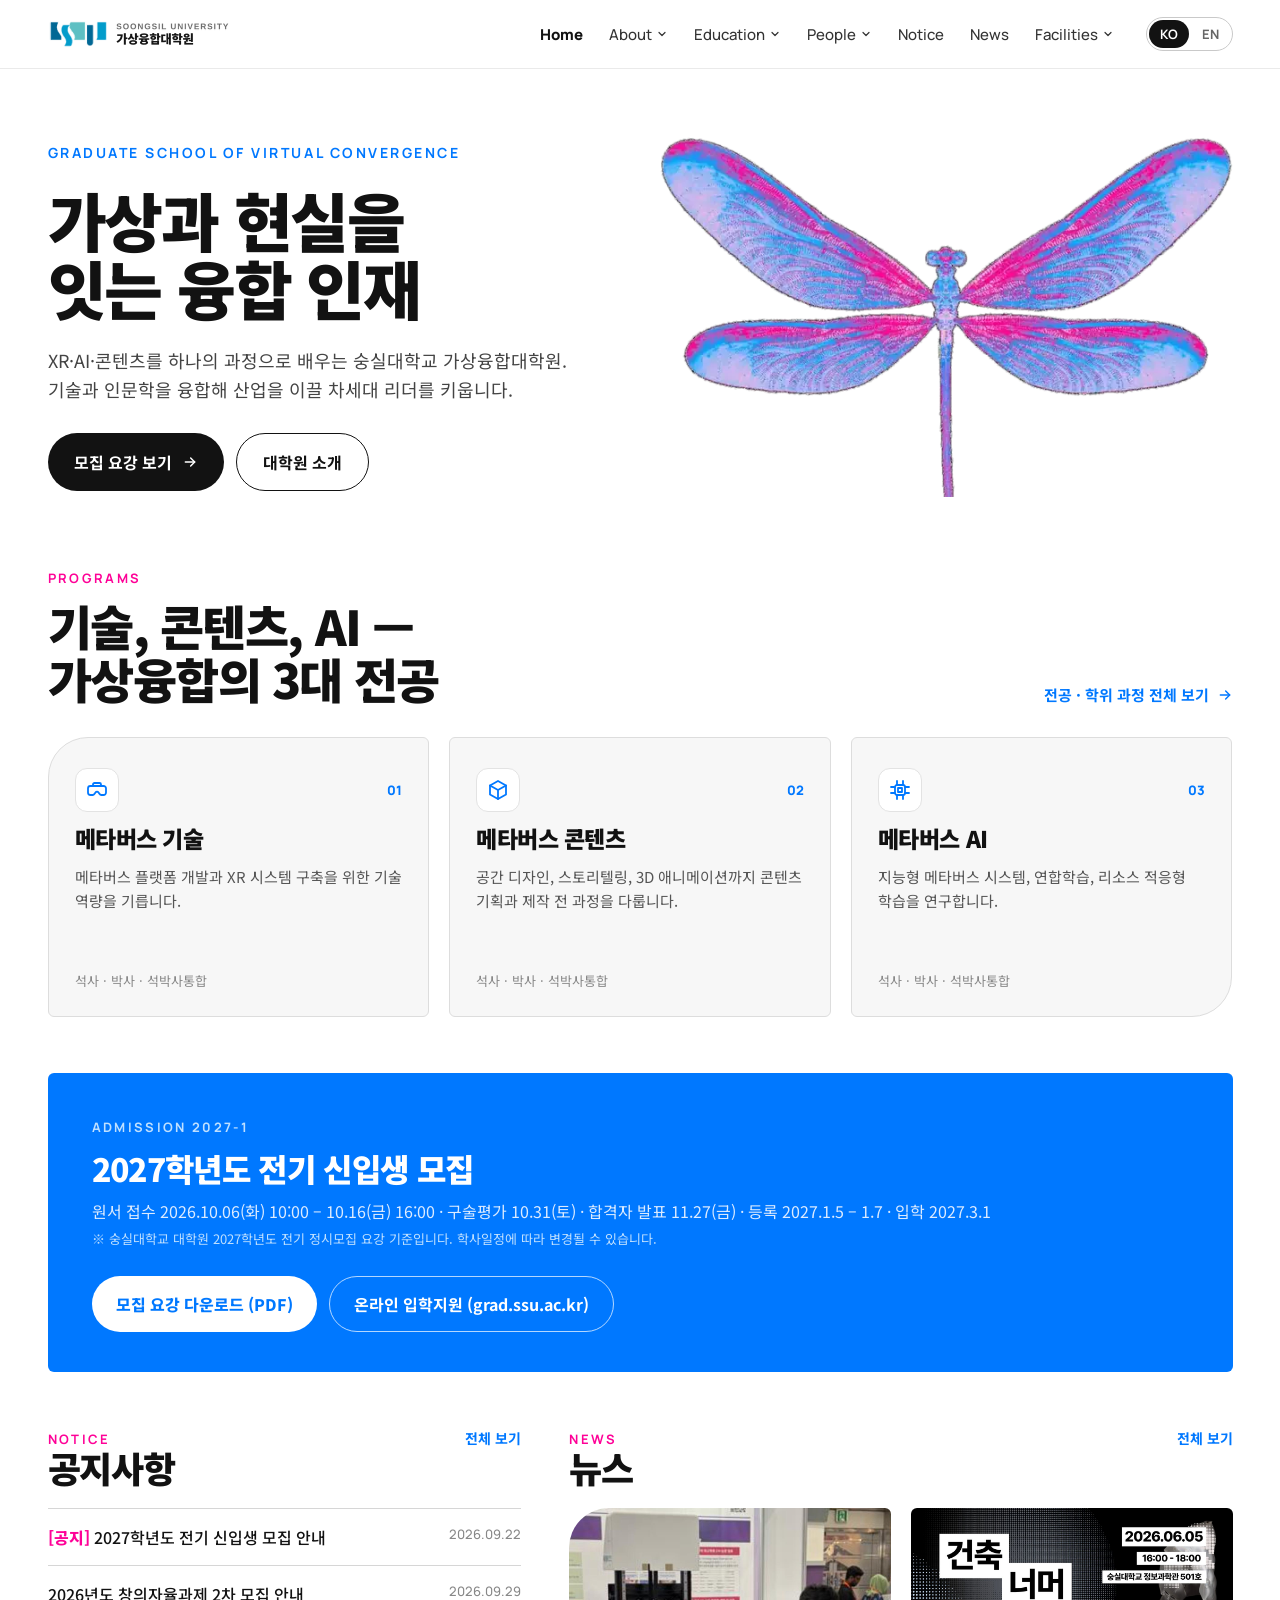
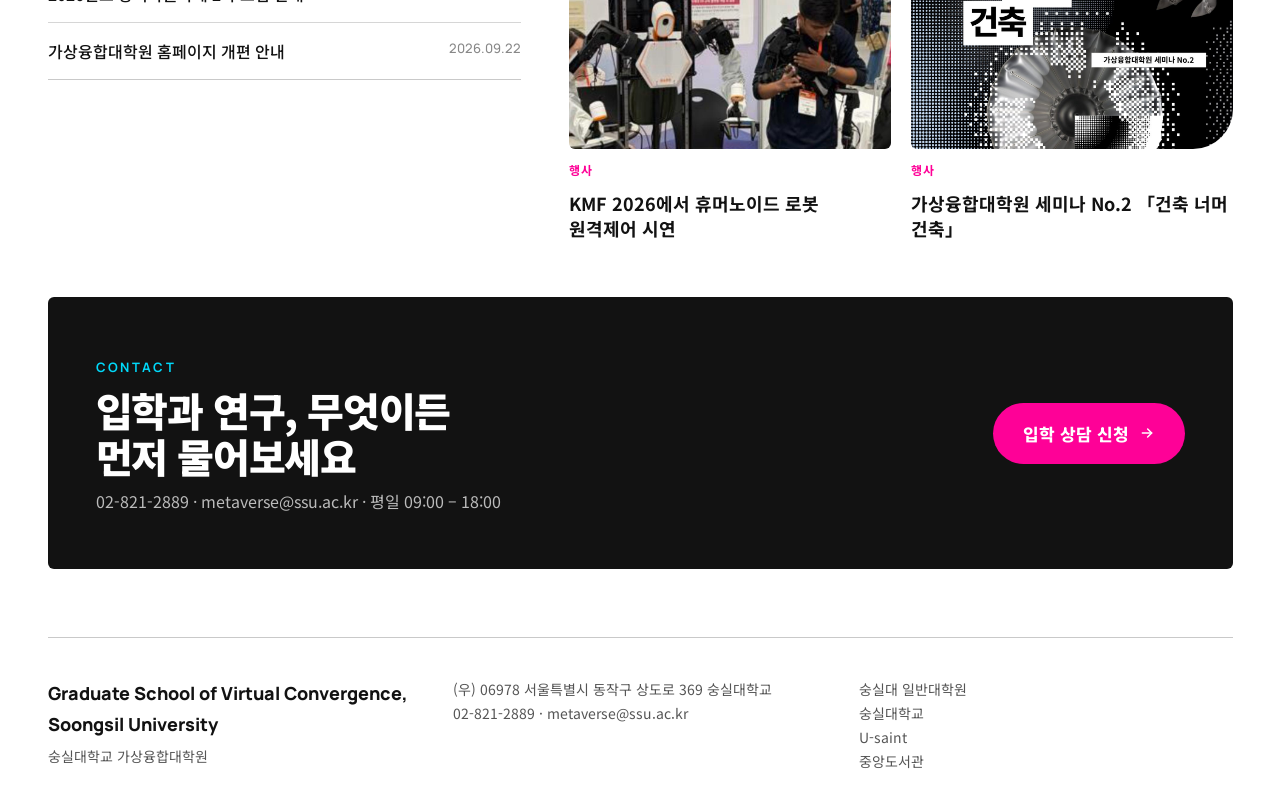
<file: index.html>
<!doctype html>
<html lang="ko">
<head>
<meta charset="utf-8">
<meta name="viewport" content="width=device-width,initial-scale=1">
<title>숭실대학교 가상융합대학원 | Graduate School of Virtual Convergence</title>
<meta name="description" content="숭실대학교 가상융합대학원 — XR·AI·콘텐츠를 잇는 융합 대학원">
<link rel="icon" href="assets/favicon.ico">
<link rel="apple-touch-icon" href="assets/favicon.png">
<link rel="preconnect" href="https://fonts.googleapis.com"><link rel="preconnect" href="https://fonts.gstatic.com" crossorigin>
<link rel="stylesheet" href="https://fonts.googleapis.com/css2?family=Manrope:wght@500;700;800&family=Noto+Sans+KR:wght@400;500;700;900&display=swap">
<link rel="stylesheet" href="assets/site.css">
<style>.s-hero .hero{display:flex;flex-direction:column;gap:24px;max-width:640px}.s-hero .badge{border:1px solid #FE0197;color:#FE0197;font-size:13px;padding:8px 14px}.s-hero .badge i{width:8px;height:8px;border-radius:50%;background:#FE0197;display:inline-block}.s-hero .kicker{font-size:14px;letter-spacing:.18em;color:#0078FF;font-weight:700}.s-hero h1{font-size:clamp(48px,9.5vw,64px);letter-spacing:-.035em;font-weight:900;line-height:1.06}.s-hero .lead{font-size:18px;line-height:1.6;color:#444;max-width:520px}.s-hero .btns{display:flex;flex-wrap:wrap;gap:12px;margin-top:6px}.s-hero .btn{padding:16px 26px;font-size:16px}.s-hero .b1{background:#121212;color:#fff}.s-hero .b2{border:1.5px solid #121212;color:#121212}.s-hero .hgrid{display:grid;grid-template-columns:minmax(0,1fr) minmax(0,1fr);gap:40px;align-items:center;padding:40px 0 16px}.s-hero .himg img{width:100%;height:auto}.s-hero .btn{display:inline-flex}@media(max-width:860px){.s-hero .hgrid{grid-template-columns:1fr;gap:8px;padding-top:16px}.s-hero .himg{order:-1;max-width:460px;margin:0 auto}}.s-stats .stats{display:grid;grid-template-columns:repeat(3,minmax(0,1fr));gap:24px;padding:30px 0;border-top:1px solid #C9C9C9;border-bottom:1px solid #C9C9C9}.s-stats .n{font-size:clamp(40px,5vw,56px);font-weight:800;letter-spacing:-.03em;line-height:1}.s-stats .l{font-size:15px;color:#555;margin-top:8px;display:block;line-height:1.4}html[lang=en] .s-stats .l{font-size:14px;line-height:1.35}@media(max-width:640px){.s-stats .stats{grid-template-columns:repeat(3,1fr)}}.s-programs .head{display:flex;justify-content:space-between;align-items:flex-end;gap:24px;flex-wrap:wrap;margin-bottom:32px}.s-programs h2{font-size:clamp(30px,4vw,48px);letter-spacing:-.03em;font-weight:900;margin-top:12px}.s-programs .more{font-size:15px;font-weight:700;color:#0078FF;display:inline-flex;align-items:center;gap:8px}.s-programs .grid{display:grid;grid-template-columns:repeat(3,minmax(0,1fr));gap:20px}.s-programs .card{background:#F7F7F7;border:1px solid #DDD;padding:30px 26px 26px;min-height:280px;display:flex;flex-direction:column;gap:14px;transition:transform .2s}.s-programs .card:hover{transform:translateY(-4px)}.s-programs .top{display:flex;justify-content:space-between;align-items:center}.s-programs .ico{width:44px;height:44px;border-radius:12px;background:#fff;border:1px solid #E3E3E3;display:inline-flex;align-items:center;justify-content:center}.s-programs .ico svg{width:24px;height:24px}.s-programs .num{font-size:13px;color:#0078FF;font-weight:800}.s-programs h3{font-size:23px;font-weight:900;letter-spacing:-.02em}.s-programs .card p{font-size:15px;line-height:1.6;color:#555}.s-programs .deg{margin-top:auto;font-size:13px;color:#888}@media(max-width:760px){.s-programs .grid{grid-template-columns:1fr}.s-programs .card{min-height:0}}.s-adm .band{background:#0078FF;color:#fff;border-radius:6px;padding:40px 44px;display:flex;align-items:center;justify-content:space-between;gap:28px;flex-wrap:wrap}.s-adm .k{font-size:13px;letter-spacing:.18em;font-weight:700;color:#BFE0FF}.s-adm .h{font-size:clamp(24px,3vw,32px);font-weight:900;letter-spacing:-.02em;display:block;margin:8px 0}.s-adm .d{font-size:16px;color:#DCEBFF;display:block}.s-adm .note{display:block;font-size:13px;color:#BFE0FF;margin-top:6px}.s-adm .btns{display:flex;gap:12px;flex-wrap:wrap}.s-adm .btn{padding:15px 24px;font-size:16px}.s-adm .b1{background:#fff;color:#0078FF;font-weight:800}.s-adm .b2{border:1.5px solid rgba(255,255,255,.7);color:#fff}.s-adm .disabled{opacity:.6;pointer-events:none}.s-nn .wrap{display:grid;grid-template-columns:minmax(0,5fr) minmax(0,7fr);gap:48px}.s-nn .head{display:flex;justify-content:space-between;align-items:baseline;margin-bottom:20px}.s-nn h2{font-size:clamp(26px,3vw,36px);letter-spacing:-.03em;font-weight:900}.s-nn .more{font-size:14px;font-weight:700;color:#0078FF}.s-nn .row{display:flex;justify-content:space-between;gap:16px;padding:16px 0;border-top:1px solid #D6D6D6;font-size:16px;font-weight:500}.s-nn .row:last-child{border-bottom:1px solid #C9C9C9}.s-nn .row:hover{color:#0078FF}.s-nn .date{font-size:13px;color:#888;white-space:nowrap}.s-nn .cards{display:grid;grid-template-columns:repeat(2,minmax(0,1fr));gap:20px}.s-nn .card{display:flex;flex-direction:column;gap:12px}.s-nn .ph{aspect-ratio:4/3;border-radius:6px;display:flex;align-items:flex-end;padding:14px;font-size:12px;letter-spacing:.1em;background-size:cover;background-position:center}.s-nn .ph.a{background-color:#0078FF;color:#BFE0FF;border-radius:40px 6px 6px 6px}.s-nn .ph.b{background-color:#FC7CB0;color:#7A1F4B;border-radius:6px 6px 40px 6px}.s-nn .cat{font-size:12px;font-weight:700;color:#FE0197;letter-spacing:.1em}.s-nn .ttl{font-size:18px;font-weight:700;line-height:1.4}@media(max-width:820px){.s-nn .wrap{grid-template-columns:1fr;gap:40px}}.s-nn .empty{color:#999;font-size:14px;padding:16px 0;border-top:1px solid #D6D6D6}.s-nn .cards .empty{grid-column:1/-1}.s-nn .ph{background-color:#EEE}.s-fac .head{display:flex;justify-content:space-between;align-items:flex-end;gap:24px;flex-wrap:wrap;margin-bottom:30px}.s-fac h2{font-size:clamp(28px,3.5vw,44px);letter-spacing:-.03em;font-weight:900;margin-top:12px}.s-fac .more{font-size:15px;font-weight:700;color:#0078FF}.s-fac .grid{display:grid;grid-template-columns:repeat(7,minmax(0,1fr));gap:18px}.s-fac .f{display:flex;flex-direction:column;gap:8px}.s-fac .ph{aspect-ratio:1/1;background:#D9D9D9;border-radius:6px;background-size:cover;background-position:center}.s-fac .nm{font-size:15px;font-weight:700;margin-top:4px}.s-fac .lab{font-size:12px;color:#0078FF;font-weight:700;letter-spacing:.02em}.s-fac a.f:hover .lab{text-decoration:underline}.s-fac div.f .lab{color:#999;font-weight:500}@media(max-width:900px){.s-fac .grid{grid-template-columns:repeat(4,1fr)}}@media(max-width:520px){.s-fac .grid{grid-template-columns:repeat(3,1fr)}}.s-contact .cta{background:#121212;color:#fff;border-radius:6px;padding:56px 48px;display:flex;align-items:center;justify-content:space-between;gap:32px;flex-wrap:wrap}.s-contact .k{font-size:13px;letter-spacing:.18em;color:#00D9FA;font-weight:700}.s-contact .h{font-size:clamp(28px,3.5vw,40px);font-weight:900;letter-spacing:-.03em;line-height:1.15;display:block;margin:10px 0}.s-contact .d{font-size:16px;color:#BBB}.s-contact .btn{background:#FE0197;color:#fff;font-size:17px;font-weight:800;padding:18px 30px;white-space:nowrap}.s-foot .ft{border-top:1px solid #C9C9C9;padding:40px 0 24px;display:grid;grid-template-columns:repeat(3,minmax(0,1fr));gap:32px;font-size:14px;color:#555;line-height:1.7}.s-foot .brand{font-size:18px;font-weight:800;color:#121212;display:block;margin-bottom:6px}.s-foot .links{display:flex;flex-direction:column}.s-foot .links a:hover{color:#0078FF}@media(max-width:760px){.s-foot .ft{grid-template-columns:1fr;gap:20px}}</style>
</head>
<body>
<a class="skip" href="#main" style="position:absolute;left:-9999px">본문 바로가기</a>
<header class="hd"><div class="container">
<a class="logo" href="index.html" aria-label="숭실대학교 가상융합대학원 홈"><img src="assets/logo.png" alt="Soongsil University 가상융합대학원" width="186" height="30"></a>
<ul class="nav" id="nav"><li class="on"><a href="index.html"><span data-ko="Home" data-en="Home">Home</span></a></li><li><a href="about.html" aria-haspopup="true"><span data-ko="About" data-en="About">About</span><svg class="caret" viewBox="0 0 24 24" fill="none" stroke="currentColor" stroke-width="2.4" stroke-linecap="round" stroke-linejoin="round"><path d="M6 9l6 6 6-6"/></svg></a><div class="dd"><a href="about.html"><span data-ko="학과 소개" data-en="About">학과 소개</span></a><a href="research.html"><span data-ko="연구 분야" data-en="Research Areas">연구 분야</span></a><a href="majors.html"><span data-ko="전공/학위 과정" data-en="Majors &amp; Degrees">전공/학위 과정</span></a></div></li><li><a href="curriculum.html" aria-haspopup="true"><span data-ko="Education" data-en="Education">Education</span><svg class="caret" viewBox="0 0 24 24" fill="none" stroke="currentColor" stroke-width="2.4" stroke-linecap="round" stroke-linejoin="round"><path d="M6 9l6 6 6-6"/></svg></a><div class="dd"><a href="curriculum.html"><span data-ko="커리큘럼" data-en="Curriculum">커리큘럼</span></a><a href="education.html"><span data-ko="입학 안내" data-en="Admissions">입학 안내</span></a></div></li><li><a href="people.html" aria-haspopup="true"><span data-ko="People" data-en="People">People</span><svg class="caret" viewBox="0 0 24 24" fill="none" stroke="currentColor" stroke-width="2.4" stroke-linecap="round" stroke-linejoin="round"><path d="M6 9l6 6 6-6"/></svg></a><div class="dd"><a href="people.html"><span data-ko="교수진" data-en="Faculty">교수진</span></a></div></li><li><a href="notice.html"><span data-ko="Notice" data-en="Notice">Notice</span></a></li><li><a href="news.html"><span data-ko="News" data-en="News">News</span></a></li><li><a href="facilities.html" aria-haspopup="true"><span data-ko="Facilities" data-en="Facilities">Facilities</span><svg class="caret" viewBox="0 0 24 24" fill="none" stroke="currentColor" stroke-width="2.4" stroke-linecap="round" stroke-linejoin="round"><path d="M6 9l6 6 6-6"/></svg></a><div class="dd"><a href="facilities.html"><span data-ko="시설 · 공간" data-en="Facilities">시설 · 공간</span></a><a href="equipment.html"><span data-ko="장비" data-en="Equipment">장비</span></a></div></li></ul>
<div class="tg en" role="group" aria-label="Language"><button data-lang="ko" onclick="ssuSetLang('ko')">KO</button><button data-lang="en" onclick="ssuSetLang('en')">EN</button></div>
<button class="burger" aria-label="메뉴" aria-controls="nav" aria-expanded="false"><span></span></button>
</div></header>

<main id="main">
<section class="blk s-hero"><div class="container"><div class="hgrid"><div class="hero">
<div class="kicker en">GRADUATE SCHOOL OF VIRTUAL CONVERGENCE</div>
<h1 data-ko="가상과 현실을&lt;br&gt;잇는 융합 인재" data-en="Where the virtual&lt;br&gt;meets the real">가상과 현실을<br>잇는 융합 인재</h1>
<p class="lead" data-ko="XR·AI·콘텐츠를 하나의 과정으로 배우는 숭실대학교 가상융합대학원. 기술과 인문학을 융합해 산업을 이끌 차세대 리더를 키웁니다." data-en="One program spanning XR, AI and content at Soongsil University. We bring technology and the humanities together to grow the leaders of the next industry.">XR·AI·콘텐츠를 하나의 과정으로 배우는 숭실대학교 가상융합대학원. 기술과 인문학을 융합해 산업을 이끌 차세대 리더를 키웁니다.</p>
<div class="btns"><a class="pill btn b1" data-setting="모집요강PDF" href="#" target="_blank" rel="noopener"><span data-ko="모집 요강 보기" data-en="Admission Guide">모집 요강 보기</span><svg class="arrow" viewBox="0 0 24 24" fill="none" stroke="currentColor" stroke-width="2.2" stroke-linecap="round" stroke-linejoin="round"><path d="M5 12h14"/><path d="M13 6l6 6-6 6"/></svg></a><a class="pill btn b2" href="about.html"><span data-ko="대학원 소개" data-en="About the School">대학원 소개</span></a></div>
</div>
<!-- 모집요강 PDF 링크는 게시글 시트의 setting 행에서 자동으로 읽어옵니다 --><div class="himg"><img src="assets/hero-dragonfly.webp" alt="" width="640" height="403" fetchpriority="high"></div></div></div></section><section class="blk s-programs"><div class="container"><div class="head"><div><div class="eyebrow en">PROGRAMS</div><h2 data-ko="기술, 콘텐츠, AI —&lt;br&gt;가상융합의 3대 전공" data-en="Technology, Content, AI —&lt;br&gt;three majors in virtual convergence">기술, 콘텐츠, AI —<br>가상융합의 3대 전공</h2></div>
<a class="more" href="majors.html"><span data-ko="전공 · 학위 과정 전체 보기" data-en="See all majors &amp; degree programs">전공 · 학위 과정 전체 보기</span><svg class="arrow" viewBox="0 0 24 24" fill="none" stroke="currentColor" stroke-width="2.2" stroke-linecap="round" stroke-linejoin="round"><path d="M5 12h14"/><path d="M13 6l6 6-6 6"/></svg></a></div>
<div class="grid"><a class="card" href="majors.html#majors" style="border-radius:40px 6px 6px 6px;background:#F7F7F7;border-color:#DDD"><div class="top"><span class="ico" style="color:#0078FF"><svg viewBox="0 0 24 24" fill="none" stroke="currentColor" stroke-width="1.8" stroke-linecap="round" stroke-linejoin="round"><path d="M3 10.5A2.5 2.5 0 0 1 5.5 8h13a2.5 2.5 0 0 1 2.5 2.5v4a2.5 2.5 0 0 1-2.5 2.5h-2.2a2 2 0 0 1-1.7-.9l-1.1-1.7a1.8 1.8 0 0 0-3 0l-1.1 1.7a2 2 0 0 1-1.7.9H5.5A2.5 2.5 0 0 1 3 14.5z"/><path d="M8 8V6.5A1.5 1.5 0 0 1 9.5 5h5A1.5 1.5 0 0 1 16 6.5V8"/></svg></span><span class="num en" style="color:#0078FF">01</span></div><h3 data-ko="메타버스 기술" data-en="Metaverse Technology">메타버스 기술</h3><p data-ko="메타버스 플랫폼 개발과 XR 시스템 구축을 위한 기술 역량을 기릅니다." data-en="Build the engineering skills to develop metaverse platforms and XR systems.">메타버스 플랫폼 개발과 XR 시스템 구축을 위한 기술 역량을 기릅니다.</p><span class="deg" data-ko="석사 · 박사 · 석박사통합" data-en="MS · PhD · Integrated MS/PhD">석사 · 박사 · 석박사통합</span></a><a class="card" href="majors.html#majors" style="border-radius:6px;background:#F7F7F7;border-color:#DDD"><div class="top"><span class="ico" style="color:#0078FF"><svg viewBox="0 0 24 24" fill="none" stroke="currentColor" stroke-width="1.8" stroke-linecap="round" stroke-linejoin="round"><path d="M12 3l8 4.5v9L12 21l-8-4.5v-9z"/><path d="M12 12l8-4.5M12 12v9M12 12L4 7.5"/></svg></span><span class="num en" style="color:#0078FF">02</span></div><h3 data-ko="메타버스 콘텐츠" data-en="Metaverse Content">메타버스 콘텐츠</h3><p data-ko="공간 디자인, 스토리텔링, 3D 애니메이션까지 콘텐츠 기획과 제작 전 과정을 다룹니다." data-en="From spatial design and storytelling to 3D animation — the full pipeline of content planning and production.">공간 디자인, 스토리텔링, 3D 애니메이션까지 콘텐츠 기획과 제작 전 과정을 다룹니다.</p><span class="deg" data-ko="석사 · 박사 · 석박사통합" data-en="MS · PhD · Integrated MS/PhD">석사 · 박사 · 석박사통합</span></a><a class="card" href="majors.html#majors" style="border-radius:6px 6px 40px 6px;background:#F7F7F7;border-color:#DDD"><div class="top"><span class="ico" style="color:#0078FF"><svg viewBox="0 0 24 24" fill="none" stroke="currentColor" stroke-width="1.8" stroke-linecap="round" stroke-linejoin="round"><rect x="7" y="7" width="10" height="10" rx="2"/><path d="M10 10h4v4h-4z"/><path d="M9 3v4M15 3v4M9 17v4M15 17v4M3 9h4M3 15h4M17 9h4M17 15h4"/></svg></span><span class="num en" style="color:#0078FF">03</span></div><h3 data-ko="메타버스 AI" data-en="Metaverse AI">메타버스 AI</h3><p data-ko="지능형 메타버스 시스템, 연합학습, 리소스 적응형 학습을 연구합니다." data-en="Research on intelligent metaverse systems, federated learning and resource-adaptive learning.">지능형 메타버스 시스템, 연합학습, 리소스 적응형 학습을 연구합니다.</p><span class="deg" data-ko="석사 · 박사 · 석박사통합" data-en="MS · PhD · Integrated MS/PhD">석사 · 박사 · 석박사통합</span></a></div></div></section><section class="blk s-adm"><div class="container"><div class="band"><div><span class="k en">ADMISSION 2027-1</span><span class="h" data-ko="2027학년도 전기 신입생 모집" data-en="Spring 2027 New Student Admissions">2027학년도 전기 신입생 모집</span><span class="d" data-ko="원서 접수 2026.10.06(화) 10:00 – 10.16(금) 16:00 · 구술평가 10.31(토) · 합격자 발표 11.27(금) · 등록 2027.1.5 – 1.7 · 입학 2027.3.1" data-en="Applications Oct 6 (Tue) 10:00 – Oct 16 (Fri) 16:00, 2026 · Oral exam Oct 31 (Sat) · Results Nov 27 (Fri) · Registration Jan 5–7, 2027 · Enrollment Mar 1, 2027">원서 접수 2026.10.06(화) 10:00 – 10.16(금) 16:00 · 구술평가 10.31(토) · 합격자 발표 11.27(금) · 등록 2027.1.5 – 1.7 · 입학 2027.3.1</span><span class="note" data-ko="※ 숭실대학교 대학원 2027학년도 전기 정시모집 요강 기준입니다. 학사일정에 따라 변경될 수 있습니다." data-en="※ Dates follow the official Soongsil Graduate School admission guide for Spring 2027 and may change.">※ 숭실대학교 대학원 2027학년도 전기 정시모집 요강 기준입니다. 학사일정에 따라 변경될 수 있습니다.</span></div>
<div class="btns"><a class="pill btn b1 disabled" data-setting="모집요강PDF" href="#" target="_blank" rel="noopener"><span data-ko="모집 요강 다운로드 (PDF)" data-en="Download Admission Guide (PDF)">모집 요강 다운로드 (PDF)</span></a><a class="pill btn b2" href="https://grad.ssu.ac.kr" target="_blank" rel="noopener"><span data-ko="온라인 입학지원 (grad.ssu.ac.kr)" data-en="Apply Online (grad.ssu.ac.kr)">온라인 입학지원 (grad.ssu.ac.kr)</span></a></div></div>
<!-- 모집요강 PDF 링크는 게시글 시트(posts 탭)의 '구분=setting, 제목=모집요강PDF' 행의 링크 열에서 자동으로 읽어옵니다 --></div></section><section class="blk s-nn"><div class="container"><div class="wrap">
<div><div class="head"><div><div class="eyebrow en">NOTICE</div><h2 data-ko="공지사항" data-en="Notice">공지사항</h2></div><a class="more" href="notice.html"><span data-ko="전체 보기" data-en="View all">전체 보기</span></a></div>
<div class="list" id="notice-list"><p class="empty" data-ko="등록된 공지가 없습니다." data-en="No notices yet.">등록된 공지가 없습니다.</p></div></div>
<div><div class="head"><div><div class="eyebrow en">NEWS</div><h2 data-ko="뉴스" data-en="News">뉴스</h2></div><a class="more" href="news.html"><span data-ko="전체 보기" data-en="View all">전체 보기</span></a></div>
<div class="cards" id="news-cards"><p class="empty" data-ko="등록된 뉴스가 없습니다." data-en="No news yet.">등록된 뉴스가 없습니다.</p></div></div></div></div></section><section class="blk s-contact" id="contact"><div class="container"><div class="cta"><div><span class="k en">CONTACT</span><span class="h" data-ko="입학과 연구, 무엇이든&lt;br&gt;먼저 물어보세요" data-en="Admissions or research —&lt;br&gt;ask us anything first">입학과 연구, 무엇이든<br>먼저 물어보세요</span><span class="d">02-821-2889 · metaverse@ssu.ac.kr · <span data-ko="평일 09:00 – 18:00" data-en="Weekdays 09:00 – 18:00">평일 09:00 – 18:00</span></span></div>
<a class="pill btn" href="mailto:metaverse@ssu.ac.kr"><span data-ko="입학 상담 신청" data-en="Request a Consultation">입학 상담 신청</span><svg class="arrow" viewBox="0 0 24 24" fill="none" stroke="currentColor" stroke-width="2.2" stroke-linecap="round" stroke-linejoin="round"><path d="M5 12h14"/><path d="M13 6l6 6-6 6"/></svg></a></div></div></section>
</main>
<footer class="foot s-foot"><div class="container"><div class="ft">
<div><span class="brand en">Graduate School of Virtual Convergence, Soongsil University</span><span data-ko="숭실대학교 가상융합대학원" data-en="숭실대학교 가상융합대학원 · Seoul, Korea">숭실대학교 가상융합대학원</span></div>
<div><span data-ko="(우) 06978 서울특별시 동작구 상도로 369 숭실대학교" data-en="369 Sangdo-ro, Dongjak-gu, Seoul 06978, Korea · Soongsil University">(우) 06978 서울특별시 동작구 상도로 369 숭실대학교</span><br>02-821-2889 · metaverse@ssu.ac.kr</div>
<div class="links"><a href="https://grad.ssu.ac.kr" target="_blank" rel="noopener"><span data-ko="숭실대 일반대학원" data-en="Graduate School (General)">숭실대 일반대학원</span></a><a href="https://ssu.ac.kr" target="_blank" rel="noopener"><span data-ko="숭실대학교" data-en="Soongsil University">숭실대학교</span></a><a href="https://saint.ssu.ac.kr" target="_blank" rel="noopener">U-saint</a><a href="https://oasis.ssu.ac.kr" target="_blank" rel="noopener"><span data-ko="중앙도서관" data-en="Central Library">중앙도서관</span></a></div>
</div></div></footer>
<script src="assets/site.js"></script>
<script>
(function(){
 function slug(n){return n}
 window.ssuContent=fetch('data/content.json?_='+Math.floor(Date.now()/60000),{cache:'no-store'}).then(function(r){return r.json()}).catch(function(){return {settings:{},notice:[],news:[],faculty:{}}});
 window.ssuContent.then(function(c){
  var s=c.settings||{};
  document.querySelectorAll('[data-setting]').forEach(function(a){var v=s[a.getAttribute('data-setting')];if(v){a.href=v;a.classList.remove('disabled')}});
  var fac=c.faculty||{};
  document.querySelectorAll('[data-name]').forEach(function(el){
   var name=el.getAttribute('data-name');var ph=el.querySelector('.ph,.pic');if(!ph)return;
   var src=fac[name];if(!src)return;
   var im=new Image();im.onload=function(){ph.style.backgroundImage='url("'+src+'")';ph.style.backgroundSize='cover';ph.style.backgroundPosition='center top'};im.src=src});
 });
})();

(function(){
 var N_NOTICE=5,N_NEWS=2;
 function esc(s){return String(s==null?'':s).replace(/[&<>"]/g,function(c){return {'&':'&amp;','<':'&lt;','>':'&gt;','"':'&quot;'}[c]})}
 function tt(o){return (ssuLang()==='en'&&o.title_en)?o.title_en:o.title}
 var data=null;
 function render(){ if(!data)return;
  var n=(data.notice||[]).slice(0,N_NOTICE), w=(data.news||[]).slice(0,N_NEWS);
  if(n.length) document.getElementById('notice-list').innerHTML=n.map(function(o){return '<a class="row" href="notice.html?id='+encodeURIComponent(o.id)+'"><span>'+(o.pinned?'<b style="color:#FE0197;font-weight:800">'+(ssuLang()==='en'?'[Notice] ':'[공지] ')+'</b>':'')+esc(tt(o))+'</span><span class="date en">'+esc(o.date_disp)+'</span></a>'}).join('');
  if(w.length) document.getElementById('news-cards').innerHTML=w.map(function(o,i){var img=o.image?' style="background-image:url(\''+esc(o.image)+'\')"':'';return '<a class="card" href="news.html?id='+encodeURIComponent(o.id)+'"><div class="ph '+(i%2?'b':'a')+' en"'+img+'></div><span class="cat en">'+esc(o.category||'NEWS')+'</span><span class="ttl">'+esc(tt(o))+'</span></a>'}).join('');
 }
 ssuContent.then(function(c){data=c;render()});
 document.addEventListener('ssu:lang',render);
})();</script>
<!-- 홍보 팝업 (banner.html) — 기간·표시 설정은 아래 스크립트의 PROMO_END 를 수정 -->
<style>
.promo-pop{position:fixed;inset:0;z-index:9999;display:flex;align-items:center;justify-content:center;padding:16px;background:rgba(18,18,18,.55)}
.promo-pop[hidden]{display:none}
.promo-box{width:min(440px,100%,calc((100vh - 110px)*.8));background:#fff;border-radius:10px;overflow:hidden;box-shadow:0 20px 60px rgba(0,0,0,.35)}
.promo-box iframe{display:block;width:100%;aspect-ratio:1080/1350;border:0}
.promo-bar{display:flex;justify-content:space-between;background:#121212}
.promo-bar button{flex:1;min-height:46px;padding:0 18px;border:0;background:none;color:#fff;font:500 14px/1 "Noto Sans KR",sans-serif;cursor:pointer}
.promo-bar button+button{border-left:1px solid #333}
.promo-bar button:hover,.promo-bar button:focus-visible{background:#2a2a2a}
</style>
<div class="promo-pop" id="promo-pop" role="dialog" aria-modal="true" aria-label="2027학년도 전기 신입생 모집 안내" hidden>
<div class="promo-box">
<iframe id="promo-frame" title="2027학년도 전기 신입생 모집 배너"></iframe>
<div class="promo-bar"><button type="button" id="promo-today"><span data-ko="오늘 하루 보지 않기" data-en="Don't show today">오늘 하루 보지 않기</span></button><button type="button" id="promo-close"><span data-ko="닫기" data-en="Close">닫기</span> ✕</button></div>
</div>
</div>
<script>
(function(){
 var PROMO_END=new Date('2026-10-16T16:00:00+09:00'); // 원서 접수 마감 후 자동으로 숨김
 var KEY='ssuPromoHide2027', pop=document.getElementById('promo-pop');
 if(Date.now()>PROMO_END.getTime())return;
 try{var until=+localStorage.getItem(KEY);if(until&&Date.now()<until)return}catch(e){}
 function close(){pop.hidden=true;document.removeEventListener('keydown',onKey)}
 function onKey(e){if(e.key==='Escape')close()}
 document.getElementById('promo-frame').src='banner.html?v=20260928e';
 pop.hidden=false;document.addEventListener('keydown',onKey);
 pop.addEventListener('click',function(e){if(e.target===pop)close()});
 document.getElementById('promo-close').addEventListener('click',close);
 document.getElementById('promo-today').addEventListener('click',function(){
  var t=new Date();t.setHours(24,0,0,0);
  try{localStorage.setItem(KEY,String(t.getTime()))}catch(e){}
  close();
 });
 document.getElementById('promo-close').focus();
})();
</script>
</body>
</html>
</file>
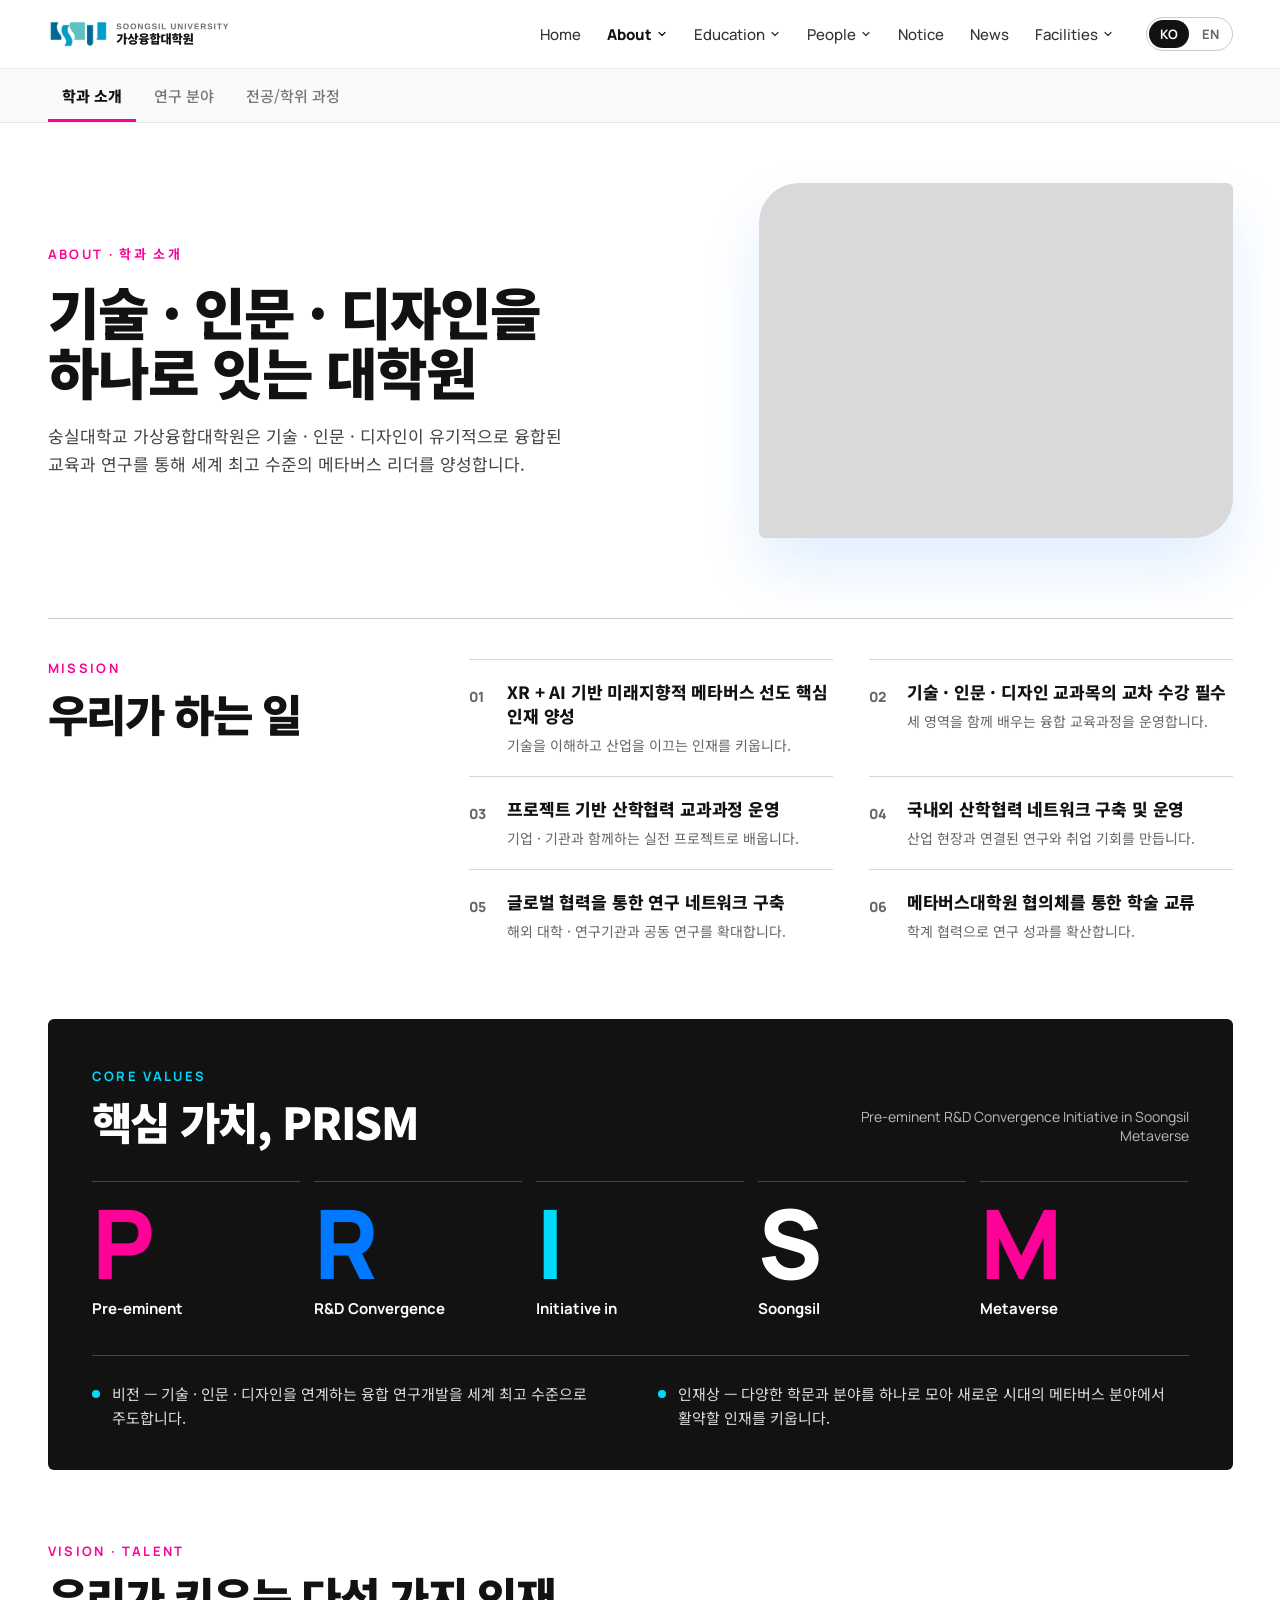
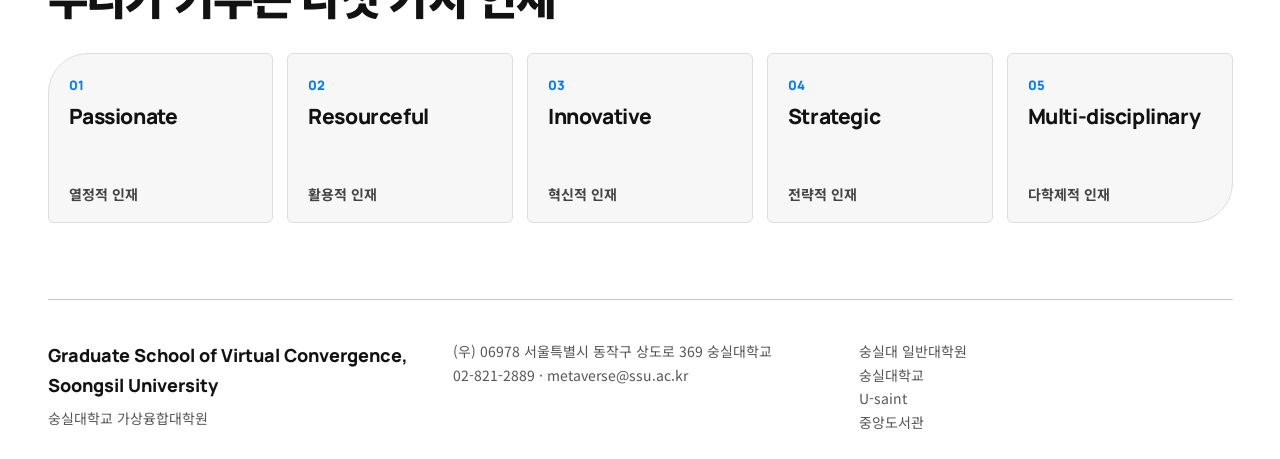
<file: about.html>
<!doctype html>
<html lang="ko">
<head>
<meta charset="utf-8">
<meta name="viewport" content="width=device-width,initial-scale=1">
<title>학과 소개 | 숭실대학교 가상융합대학원</title>
<meta name="description" content="숭실대학교 가상융합대학원 — XR·AI·콘텐츠를 잇는 융합 대학원">
<link rel="icon" href="assets/favicon.ico">
<link rel="apple-touch-icon" href="assets/favicon.png">
<link rel="preconnect" href="https://fonts.googleapis.com"><link rel="preconnect" href="https://fonts.gstatic.com" crossorigin>
<link rel="stylesheet" href="https://fonts.googleapis.com/css2?family=Manrope:wght@500;700;800&family=Noto+Sans+KR:wght@400;500;700;900&display=swap">
<link rel="stylesheet" href="assets/site.css">
<style>.s-a1 .hero{display:grid;grid-template-columns:7fr 5fr;gap:48px;align-items:center;padding:32px 0 24px}.s-a1 .kicker{font-size:13px;letter-spacing:.18em;color:#FE0197;font-weight:700}.s-a1 h1{font-size:clamp(36px,4.6vw,56px);letter-spacing:-.035em;font-weight:900;line-height:1.08;margin:18px 0 20px}.s-a1 .lead{font-size:17px;line-height:1.65;color:#444;max-width:520px}.s-a1 .ph{aspect-ratio:4/3;border-radius:40px 6px 40px 6px;background:#D9D9D9 url("https://images.unsplash.com/photo-1622979135225-d2ba269cf1ac?w=1200&h=900&fit=crop&q=80") center/cover no-repeat;box-shadow:0 30px 60px rgba(0,120,255,.12)}@media(max-width:760px){.s-a1 .hero{grid-template-columns:1fr;gap:24px}}html[lang=en] .s-a2 .it b{font-size:15px}html[lang=en] .s-a2 .it span{font-size:13px}html[lang=en] .s-a2 .it{padding:16px 0}.s-a2 h2{font-size:clamp(28px,3.5vw,44px);letter-spacing:-.03em;font-weight:900;margin-top:12px}.s-a2 .sec{padding:40px 0 0;border-top:1px solid #C9C9C9}.s-a2 .mission{display:grid;grid-template-columns:4fr 8fr;gap:40px}.s-a2 .items{display:grid;grid-template-columns:repeat(2,minmax(0,1fr));gap:0 36px}.s-a2 .it{display:flex;gap:16px;padding:20px 0;border-top:1px solid #D6D6D6}.s-a2 .n{font-size:13px;font-weight:800;color:#0078FF;line-height:1.7;min-width:22px}.s-a2 .it b{display:block;font-size:17px;font-weight:800;line-height:1.4;letter-spacing:-.01em}.s-a2 .it span{display:block;font-size:14px;line-height:1.6;color:#666;margin-top:6px}.s-a2 .kw{padding:72px 0 0}.s-a2 .kgrid{display:grid;grid-template-columns:repeat(4,minmax(0,1fr));gap:18px;margin-top:32px}.s-a2 .k{background:#F7F7F7;border:1px solid #DDD;border-radius:6px;padding:26px 24px 22px;min-height:180px;display:flex;flex-direction:column;gap:4px}.s-a2 .k:first-child{border-radius:40px 6px 6px 6px}.s-a2 .k:last-child{border-radius:6px 6px 40px 6px;background:#121212;border-color:#121212;color:#fff}.s-a2 .k .pre{font-size:13px;letter-spacing:.14em;font-weight:700;color:#0078FF}.s-a2 .k .w{font-size:34px;font-weight:800;letter-spacing:-.03em;line-height:1.1}.s-a2 .k .s{margin-top:auto;font-size:14px;color:#666}.s-a2 .k:last-child .s{color:#BBB}@media(max-width:1000px){.s-a2 .it{padding:14px 0}.s-a2 .it b{font-size:16px}.s-a2 .kw{padding-top:48px}.s-a2 .k{min-height:150px;padding:20px 20px 18px}.s-a2 .k .w{font-size:30px}.s-a2 .sec{padding-top:32px}}@media(max-width:760px){.s-a2 .mission,.s-a2 .items{grid-template-columns:1fr}.s-a2 .kgrid{grid-template-columns:repeat(2,1fr)}}.s-a3 h2{font-size:clamp(28px,3.5vw,44px);letter-spacing:-.03em;font-weight:900;margin-top:12px}.s-a3 .prism{background:#121212;color:#fff;border-radius:6px;padding:48px 44px 40px;display:flex;flex-direction:column;gap:36px}.s-a3 .ph{display:flex;justify-content:space-between;align-items:flex-end;gap:24px;flex-wrap:wrap}.s-a3 .ph .eyebrow{color:#00D9FA}.s-a3 .ph .sub{font-size:14px;color:#BBB;max-width:380px;text-align:right}.s-a3 .letters{display:grid;grid-template-columns:repeat(5,minmax(0,1fr));gap:14px}.s-a3 .l{display:flex;flex-direction:column;gap:12px;padding-top:18px;border-top:1px solid rgba(255,255,255,.22)}.s-a3 .l .c{font-size:clamp(56px,7.5vw,96px);font-weight:800;letter-spacing:-.05em;line-height:.9}.s-a3 .l .w{font-size:15px;font-weight:700}.s-a3 .bul{display:grid;grid-template-columns:repeat(2,minmax(0,1fr));gap:10px 36px;padding-top:26px;border-top:1px solid rgba(255,255,255,.22)}.s-a3 .b{display:flex;gap:12px;font-size:15px;line-height:1.6;color:#DDD}.s-a3 .b i{width:8px;height:8px;border-radius:50%;background:#00D9FA;margin-top:8px;flex-shrink:0}.s-a3 .vision{padding:72px 0 8px}.s-a3 .vgrid{display:grid;grid-template-columns:repeat(5,minmax(0,1fr));gap:14px;margin-top:32px}.s-a3 .v{background:#F7F7F7;border:1px solid #DDD;border-radius:6px;padding:22px 20px 18px;min-height:170px;display:flex;flex-direction:column;gap:10px}.s-a3 .v:first-child{border-radius:40px 6px 6px 6px}.s-a3 .v:last-child{border-radius:6px 6px 40px 6px}.s-a3 .v .n{font-size:13px;font-weight:800;color:#0078FF}.s-a3 .v .w{font-size:21px;font-weight:800;letter-spacing:-.02em;line-height:1.15}.s-a3 .v .k{margin-top:auto;font-size:14px;font-weight:700;color:#444}@media(max-width:1000px){.s-a3 .prism{padding:36px 32px 30px;gap:26px}.s-a3 .vision{padding-top:52px}.s-a3 .v{min-height:140px}.s-a3 .l .c{font-size:64px}}@media(max-width:760px){.s-a3 .letters{grid-template-columns:repeat(5,1fr);gap:8px}.s-a3 .bul{grid-template-columns:1fr}.s-a3 .vgrid{grid-template-columns:repeat(2,1fr)}.s-a3 .ph .sub{text-align:left}}.s-foot .ft{border-top:1px solid #C9C9C9;padding:40px 0 24px;display:grid;grid-template-columns:repeat(3,minmax(0,1fr));gap:32px;font-size:14px;color:#555;line-height:1.7}.s-foot .brand{font-size:18px;font-weight:800;color:#121212;display:block;margin-bottom:6px}.s-foot .links{display:flex;flex-direction:column}.s-foot .links a:hover{color:#0078FF}@media(max-width:760px){.s-foot .ft{grid-template-columns:1fr;gap:20px}}</style>
</head>
<body>
<a class="skip" href="#main" style="position:absolute;left:-9999px">본문 바로가기</a>
<header class="hd"><div class="container">
<a class="logo" href="index.html" aria-label="숭실대학교 가상융합대학원 홈"><img src="assets/logo.png" alt="Soongsil University 가상융합대학원" width="186" height="30"></a>
<ul class="nav" id="nav"><li><a href="index.html"><span data-ko="Home" data-en="Home">Home</span></a></li><li class="on"><a href="about.html" aria-haspopup="true"><span data-ko="About" data-en="About">About</span><svg class="caret" viewBox="0 0 24 24" fill="none" stroke="currentColor" stroke-width="2.4" stroke-linecap="round" stroke-linejoin="round"><path d="M6 9l6 6 6-6"/></svg></a><div class="dd"><a href="about.html" class="on"><span data-ko="학과 소개" data-en="About">학과 소개</span></a><a href="research.html"><span data-ko="연구 분야" data-en="Research Areas">연구 분야</span></a><a href="majors.html"><span data-ko="전공/학위 과정" data-en="Majors &amp; Degrees">전공/학위 과정</span></a></div></li><li><a href="curriculum.html" aria-haspopup="true"><span data-ko="Education" data-en="Education">Education</span><svg class="caret" viewBox="0 0 24 24" fill="none" stroke="currentColor" stroke-width="2.4" stroke-linecap="round" stroke-linejoin="round"><path d="M6 9l6 6 6-6"/></svg></a><div class="dd"><a href="curriculum.html"><span data-ko="커리큘럼" data-en="Curriculum">커리큘럼</span></a><a href="education.html"><span data-ko="입학 안내" data-en="Admissions">입학 안내</span></a></div></li><li><a href="people.html" aria-haspopup="true"><span data-ko="People" data-en="People">People</span><svg class="caret" viewBox="0 0 24 24" fill="none" stroke="currentColor" stroke-width="2.4" stroke-linecap="round" stroke-linejoin="round"><path d="M6 9l6 6 6-6"/></svg></a><div class="dd"><a href="people.html"><span data-ko="교수진" data-en="Faculty">교수진</span></a></div></li><li><a href="notice.html"><span data-ko="Notice" data-en="Notice">Notice</span></a></li><li><a href="news.html"><span data-ko="News" data-en="News">News</span></a></li><li><a href="facilities.html" aria-haspopup="true"><span data-ko="Facilities" data-en="Facilities">Facilities</span><svg class="caret" viewBox="0 0 24 24" fill="none" stroke="currentColor" stroke-width="2.4" stroke-linecap="round" stroke-linejoin="round"><path d="M6 9l6 6 6-6"/></svg></a><div class="dd"><a href="facilities.html"><span data-ko="시설 · 공간" data-en="Facilities">시설 · 공간</span></a><a href="equipment.html"><span data-ko="장비" data-en="Equipment">장비</span></a></div></li></ul>
<div class="tg en" role="group" aria-label="Language"><button data-lang="ko" onclick="ssuSetLang('ko')">KO</button><button data-lang="en" onclick="ssuSetLang('en')">EN</button></div>
<button class="burger" aria-label="메뉴" aria-controls="nav" aria-expanded="false"><span></span></button>
</div></header>
<nav class="subnav" aria-label="서브 메뉴"><div class="container"><a href="about.html" class="on" aria-current="page"><span data-ko="학과 소개" data-en="About">학과 소개</span></a><a href="research.html"><span data-ko="연구 분야" data-en="Research Areas">연구 분야</span></a><a href="majors.html"><span data-ko="전공/학위 과정" data-en="Majors &amp; Degrees">전공/학위 과정</span></a></div></nav>
<main id="main">
<section class="blk s-a1"><div class="container"><div class="hero"><div><div class="kicker en"><span data-ko="ABOUT · 학과 소개" data-en="ABOUT THE SCHOOL">ABOUT · 학과 소개</span></div>
<h1 data-ko="기술 · 인문 · 디자인을&lt;br&gt;하나로 잇는 대학원" data-en="Where technology, the humanities&lt;br&gt;and design meet">기술 · 인문 · 디자인을<br>하나로 잇는 대학원</h1>
<p class="lead" data-ko="숭실대학교 가상융합대학원은 기술 · 인문 · 디자인이 유기적으로 융합된 교육과 연구를 통해 세계 최고 수준의 메타버스 리더를 양성합니다." data-en="The Graduate School of Virtual Convergence at Soongsil University grows world-class metaverse leaders through education and research that bring technology, the humanities and design together.">숭실대학교 가상융합대학원은 기술 · 인문 · 디자인이 유기적으로 융합된 교육과 연구를 통해 세계 최고 수준의 메타버스 리더를 양성합니다.</p>
</div><div class="ph" role="img" aria-label="XR headset"></div></div></div></section><section class="blk s-a2"><div class="container"><div class="sec mission"><div><div class="eyebrow en">MISSION</div><h2 data-ko="우리가 하는 일" data-en="What we do">우리가 하는 일</h2></div><div class="items"><div class="it"><span class="n en">01</span><div><b data-ko="XR + AI 기반 미래지향적 메타버스 선도 핵심 인재 양성" data-en="Future-ready metaverse leaders built on XR + AI">XR + AI 기반 미래지향적 메타버스 선도 핵심 인재 양성</b><span data-ko="기술을 이해하고 산업을 이끄는 인재를 키웁니다." data-en="We train people who understand the technology and lead the industry.">기술을 이해하고 산업을 이끄는 인재를 키웁니다.</span></div></div><div class="it"><span class="n en">02</span><div><b data-ko="기술 · 인문 · 디자인 교과목의 교차 수강 필수" data-en="Cross-registration across technology, humanities and design">기술 · 인문 · 디자인 교과목의 교차 수강 필수</b><span data-ko="세 영역을 함께 배우는 융합 교육과정을 운영합니다." data-en="A convergence curriculum where all three fields are studied together.">세 영역을 함께 배우는 융합 교육과정을 운영합니다.</span></div></div><div class="it"><span class="n en">03</span><div><b data-ko="프로젝트 기반 산학협력 교과과정 운영" data-en="Project-based industry-academia curriculum">프로젝트 기반 산학협력 교과과정 운영</b><span data-ko="기업 · 기관과 함께하는 실전 프로젝트로 배웁니다." data-en="Students learn through real projects with companies and institutions.">기업 · 기관과 함께하는 실전 프로젝트로 배웁니다.</span></div></div><div class="it"><span class="n en">04</span><div><b data-ko="국내외 산학협력 네트워크 구축 및 운영" data-en="Domestic and international industry networks">국내외 산학협력 네트워크 구축 및 운영</b><span data-ko="산업 현장과 연결된 연구와 취업 기회를 만듭니다." data-en="Research and career paths connected to the field.">산업 현장과 연결된 연구와 취업 기회를 만듭니다.</span></div></div><div class="it"><span class="n en">05</span><div><b data-ko="글로벌 협력을 통한 연구 네트워크 구축" data-en="Global research network">글로벌 협력을 통한 연구 네트워크 구축</b><span data-ko="해외 대학 · 연구기관과 공동 연구를 확대합니다." data-en="Expanding joint research with universities and institutes abroad.">해외 대학 · 연구기관과 공동 연구를 확대합니다.</span></div></div><div class="it"><span class="n en">06</span><div><b data-ko="메타버스대학원 협의체를 통한 학술 교류" data-en="Academic exchange through the Metaverse Graduate School Council">메타버스대학원 협의체를 통한 학술 교류</b><span data-ko="학계 협력으로 연구 성과를 확산합니다." data-en="Spreading research outcomes through academic collaboration.">학계 협력으로 연구 성과를 확산합니다.</span></div></div></div></div></div></section><section class="blk s-a3"><div class="container"><div class="prism"><div class="ph"><div><div class="eyebrow en">CORE VALUES</div><h2 data-ko="핵심 가치, PRISM" data-en="Our core values: PRISM">핵심 가치, PRISM</h2></div><span class="sub en">Pre-eminent R&amp;D Convergence Initiative in Soongsil Metaverse</span></div><div class="letters"><div class="l"><span class="c en" style="color:#FE0197">P</span><span class="w en">Pre-eminent</span></div><div class="l"><span class="c en" style="color:#0078FF">R</span><span class="w en">R&amp;D Convergence</span></div><div class="l"><span class="c en" style="color:#00D9FA">I</span><span class="w en">Initiative in</span></div><div class="l"><span class="c en" style="color:#FFFFFF">S</span><span class="w en">Soongsil</span></div><div class="l"><span class="c en" style="color:#FE0197">M</span><span class="w en">Metaverse</span></div></div><div class="bul"><div class="b"><i></i><span data-ko="비전 — 기술 · 인문 · 디자인을 연계하는 융합 연구개발을 세계 최고 수준으로 주도합니다." data-en="Vision — Lead world-class convergence R&amp;D linking technology, the humanities and design.">비전 — 기술 · 인문 · 디자인을 연계하는 융합 연구개발을 세계 최고 수준으로 주도합니다.</span></div><div class="b"><i></i><span data-ko="인재상 — 다양한 학문과 분야를 하나로 모아 새로운 시대의 메타버스 분야에서 활약할 인재를 키웁니다." data-en="Talent — Bring many disciplines together to grow people who will lead the metaverse field in a new era.">인재상 — 다양한 학문과 분야를 하나로 모아 새로운 시대의 메타버스 분야에서 활약할 인재를 키웁니다.</span></div></div></div><div class="vision"><div class="eyebrow en">VISION · TALENT</div><h2 data-ko="우리가 키우는 다섯 가지 인재" data-en="Five kinds of talent we grow">우리가 키우는 다섯 가지 인재</h2><div class="vgrid"><div class="v"><span class="n en">01</span><span class="w en">Passionate</span><span class="k" data-ko="열정적 인재" data-en="Passionate talent">열정적 인재</span></div><div class="v"><span class="n en">02</span><span class="w en">Resourceful</span><span class="k" data-ko="활용적 인재" data-en="Resourceful talent">활용적 인재</span></div><div class="v"><span class="n en">03</span><span class="w en">Innovative</span><span class="k" data-ko="혁신적 인재" data-en="Innovative talent">혁신적 인재</span></div><div class="v"><span class="n en">04</span><span class="w en">Strategic</span><span class="k" data-ko="전략적 인재" data-en="Strategic talent">전략적 인재</span></div><div class="v"><span class="n en">05</span><span class="w en">Multi-disciplinary</span><span class="k" data-ko="다학제적 인재" data-en="Multi-disciplinary talent">다학제적 인재</span></div></div></div></div></section>
</main>
<footer class="foot s-foot"><div class="container"><div class="ft">
<div><span class="brand en">Graduate School of Virtual Convergence, Soongsil University</span><span data-ko="숭실대학교 가상융합대학원" data-en="숭실대학교 가상융합대학원 · Seoul, Korea">숭실대학교 가상융합대학원</span></div>
<div><span data-ko="(우) 06978 서울특별시 동작구 상도로 369 숭실대학교" data-en="369 Sangdo-ro, Dongjak-gu, Seoul 06978, Korea · Soongsil University">(우) 06978 서울특별시 동작구 상도로 369 숭실대학교</span><br>02-821-2889 · metaverse@ssu.ac.kr</div>
<div class="links"><a href="https://grad.ssu.ac.kr" target="_blank" rel="noopener"><span data-ko="숭실대 일반대학원" data-en="Graduate School (General)">숭실대 일반대학원</span></a><a href="https://ssu.ac.kr" target="_blank" rel="noopener"><span data-ko="숭실대학교" data-en="Soongsil University">숭실대학교</span></a><a href="https://saint.ssu.ac.kr" target="_blank" rel="noopener">U-saint</a><a href="https://oasis.ssu.ac.kr" target="_blank" rel="noopener"><span data-ko="중앙도서관" data-en="Central Library">중앙도서관</span></a></div>
</div></div></footer>
<script src="assets/site.js"></script>
<script>
(function(){
 function slug(n){return n}
 window.ssuContent=fetch('data/content.json?_='+Math.floor(Date.now()/60000),{cache:'no-store'}).then(function(r){return r.json()}).catch(function(){return {settings:{},notice:[],news:[],faculty:{}}});
 window.ssuContent.then(function(c){
  var s=c.settings||{};
  document.querySelectorAll('[data-setting]').forEach(function(a){var v=s[a.getAttribute('data-setting')];if(v){a.href=v;a.classList.remove('disabled')}});
  var fac=c.faculty||{};
  document.querySelectorAll('[data-name]').forEach(function(el){
   var name=el.getAttribute('data-name');var ph=el.querySelector('.ph,.pic');if(!ph)return;
   var src=fac[name];if(!src)return;
   var im=new Image();im.onload=function(){ph.style.backgroundImage='url("'+src+'")';ph.style.backgroundSize='cover';ph.style.backgroundPosition='center top'};im.src=src});
 });
})();
</script>
</body>
</html>
</file>
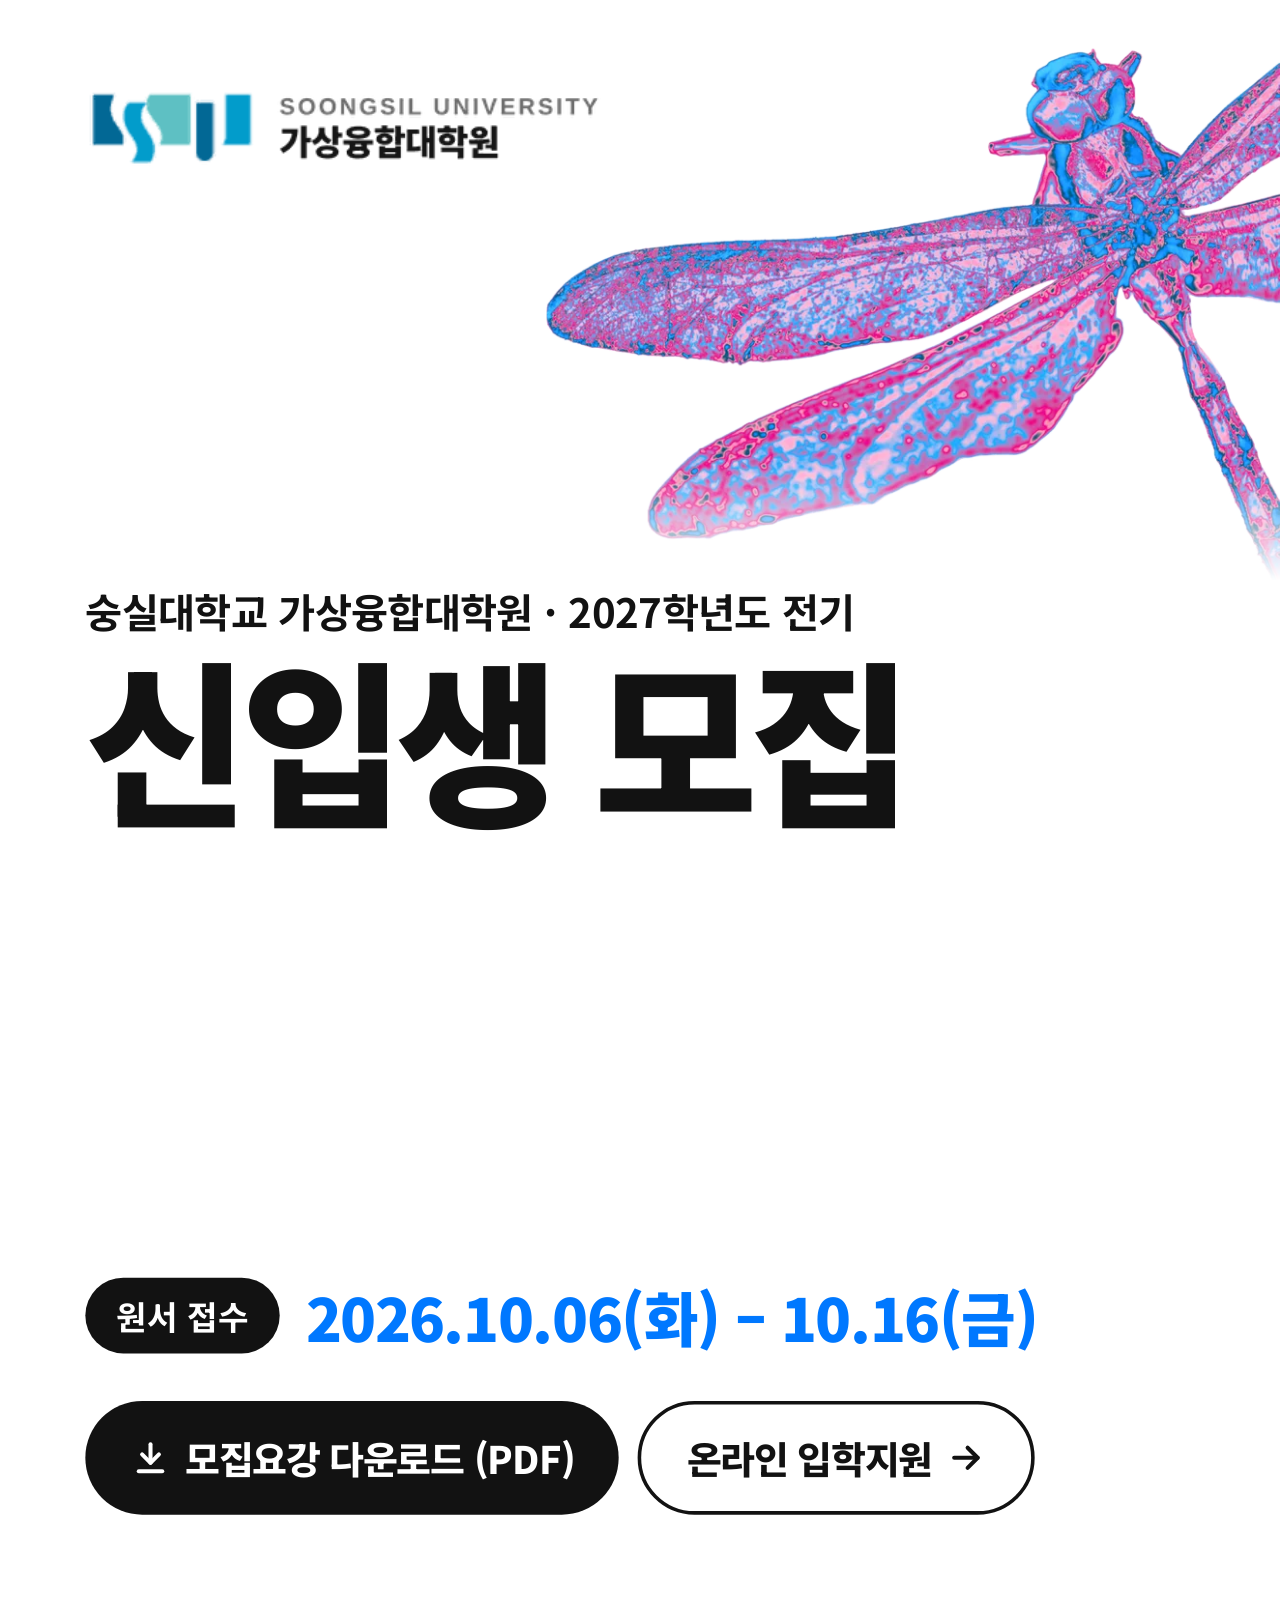
<file: banner.html>
<!doctype html>
<html lang="ko">
<head>
<meta charset="utf-8">
<meta name="viewport" content="width=device-width,initial-scale=1">
<title>2027학년도 전기 신입생 모집 | 숭실대학교 가상융합대학원</title>
<meta name="robots" content="noindex">
<link rel="preconnect" href="https://fonts.googleapis.com"><link rel="preconnect" href="https://fonts.gstatic.com" crossorigin>
<link rel="stylesheet" href="https://fonts.googleapis.com/css2?family=Noto+Sans+KR:wght@400;500;700;900&display=swap">
<style>
:root{--accent:#FE0197}
*{box-sizing:border-box}
html,body{margin:0;height:100%;overflow:hidden;background:#fff}
body{font-family:"Noto Sans KR","Apple SD Gothic Neo",sans-serif;color:#121212;word-break:keep-all}
/* 캔버스 '인스타그램 (1080×1350)' 아트보드 그대로 */
#bn{position:absolute;left:0;top:0;width:1080px;height:1350px;padding:72px;display:flex;flex-direction:column;justify-content:flex-end;overflow:hidden;background:#fff;transform-origin:0 0}
.dfly{position:absolute;top:40px;right:0;width:620px;-webkit-mask-image:linear-gradient(to bottom,#000 78%,transparent);mask-image:linear-gradient(to bottom,#000 78%,transparent)}
.sub{position:relative;font-size:34px;font-weight:700;line-height:1.3;letter-spacing:-.01em}
.ttl{position:relative;margin-top:4px;font-size:150px;font-weight:900;line-height:1.05;letter-spacing:-.045em}
.box{position:relative;margin-top:36px;padding:36px 40px;border-radius:36px;background:var(--accent);display:flex;flex-direction:column;gap:20px}
.msg{font-size:52px;font-weight:900;line-height:1.3;letter-spacing:-.03em;color:#fff}
.hl{padding:0 12px;border-radius:12px;background:#fff;color:var(--accent)}
.chips{display:flex;flex-wrap:wrap;gap:12px}
.chip{padding:10px 24px;border-radius:999px;background:#fff;font-size:30px;font-weight:700}
.to{font-size:38px;font-weight:900;letter-spacing:-.02em;color:#fff}
.row{position:relative;margin-top:40px;display:flex;align-items:center;gap:22px}
.pill{padding:12px 26px;border-radius:999px;background:#121212;color:#fff;font-size:28px;font-weight:700;white-space:nowrap}
.date{font-size:50px;font-weight:900;letter-spacing:-.02em;color:#0078FF;white-space:nowrap}
.logo{position:absolute;left:72px;top:72px;height:72px;width:auto}
.btns{position:relative;margin-top:36px;display:flex;gap:16px}
.btn{display:inline-flex;align-items:center;gap:12px;padding:22px 38px;border-radius:999px;font-size:32px;font-weight:800;letter-spacing:-.02em;text-decoration:none;white-space:nowrap;transition:transform .15s,background .15s}
.btn svg{width:34px;height:34px;flex:none}
.b1{background:#121212;color:#fff}
.b2{border:3px solid #121212;color:#121212;background:#fff}
.btn:hover{transform:translateY(-3px)}.b1:hover{background:#0078FF}.b2:hover{background:#121212;color:#fff}
.btn:focus-visible{outline:4px solid #0078FF;outline-offset:4px}

/* 애니메이션 (7초 반복): 핑크 박스 → 문구 → 과목 칩 하나씩 → 화살표 문구 */
.a{animation-duration:7s;animation-iteration-count:infinite;animation-timing-function:ease-out;animation-fill-mode:both}
.box.a{animation-name:boxIn}
@keyframes boxIn{0%{opacity:0;transform:translateY(24px) scale(.97)}9%{opacity:1;transform:none}96%{opacity:1;transform:none}100%{opacity:0;transform:none}}
@media (prefers-reduced-motion:reduce){.a{animation:none!important;opacity:1!important;transform:none!important}}
</style>
</head>
<body>
<div id="bn">
<img class="dfly" src="assets/banner-dragonfly.webp" alt="">
<img class="logo" src="assets/logo.png" alt="Soongsil University 가상융합대학원">
<div class="sub">숭실대학교 가상융합대학원 · 2027학년도 전기</div>
<div class="ttl">신입생 모집</div>
<div class="box a">
<div class="msg a" data-in="0.7"><span class="hl">전공과 관계없이</span> 누구나 지원</div>
<div class="chips"><span class="chip a" data-in="1.4">인문</span><span class="chip a" data-in="1.7">사회</span><span class="chip a" data-in="2.0">예술</span><span class="chip a" data-in="2.3">디자인</span><span class="chip a" data-in="2.6">공학</span><span class="chip a" data-in="2.9">자연과학</span></div>
<div class="to a" data-in="3.3">→ XR · AI · 콘텐츠 융합 연구</div>
</div>
<div class="row"><span class="pill">원서 접수</span><span class="date">2026.10.06(화) – 10.16(금)</span></div>
<div class="btns">
<a class="btn b1" id="pdf" href="https://drive.google.com/uc?export=download&amp;id=1VS7b-vJn1V43xotIXoyzPaXErLNvX9kM" target="_blank" rel="noopener"><svg viewBox="0 0 24 24" fill="none" stroke="currentColor" stroke-width="2.4" stroke-linecap="round" stroke-linejoin="round" aria-hidden="true"><path d="M12 4v11"/><path d="M7 10l5 5 5-5"/><path d="M5 20h14"/></svg>모집요강 다운로드 (PDF)</a>
<a class="btn b2" href="https://grad.ssu.ac.kr" target="_blank" rel="noopener">온라인 입학지원<svg viewBox="0 0 24 24" fill="none" stroke="currentColor" stroke-width="2.4" stroke-linecap="round" stroke-linejoin="round" aria-hidden="true"><path d="M5 12h14"/><path d="M13 6l6 6-6 6"/></svg></a>
</div>
</div>
<script>
(function(){
 // 창 너비에 맞춰 1080×1350 배너를 확대·축소
 var b=document.getElementById('bn');
 function fit(){b.style.transform='scale('+(window.innerWidth/1080)+')'}
 fit();window.addEventListener('resize',fit);
 // 요소마다 등장 시점(data-in, 초)을 7초 주기 안의 %로 바꿔 키프레임 생성
 var T=7,css='';
 document.querySelectorAll('[data-in]').forEach(function(el,i){
  var s=+el.getAttribute('data-in')/T*100,e=s+0.45/T*100,n='in'+i;
  css+='@keyframes '+n+'{0%,'+s.toFixed(2)+'%{opacity:0;transform:translateY(10px)}'+e.toFixed(2)+'%,96%{opacity:1;transform:none}100%{opacity:0}}';
  el.style.animationName=n;
 });
 fetch('data/content.json',{cache:'no-store'}).then(function(r){return r.json()}).then(function(c){var v=c.settings&&c.settings['모집요강PDF'];if(v)document.getElementById('pdf').href=v}).catch(function(){});
 var st=document.createElement('style');st.textContent=css;document.head.appendChild(st);
})();
</script>
</body>
</html>
</file>
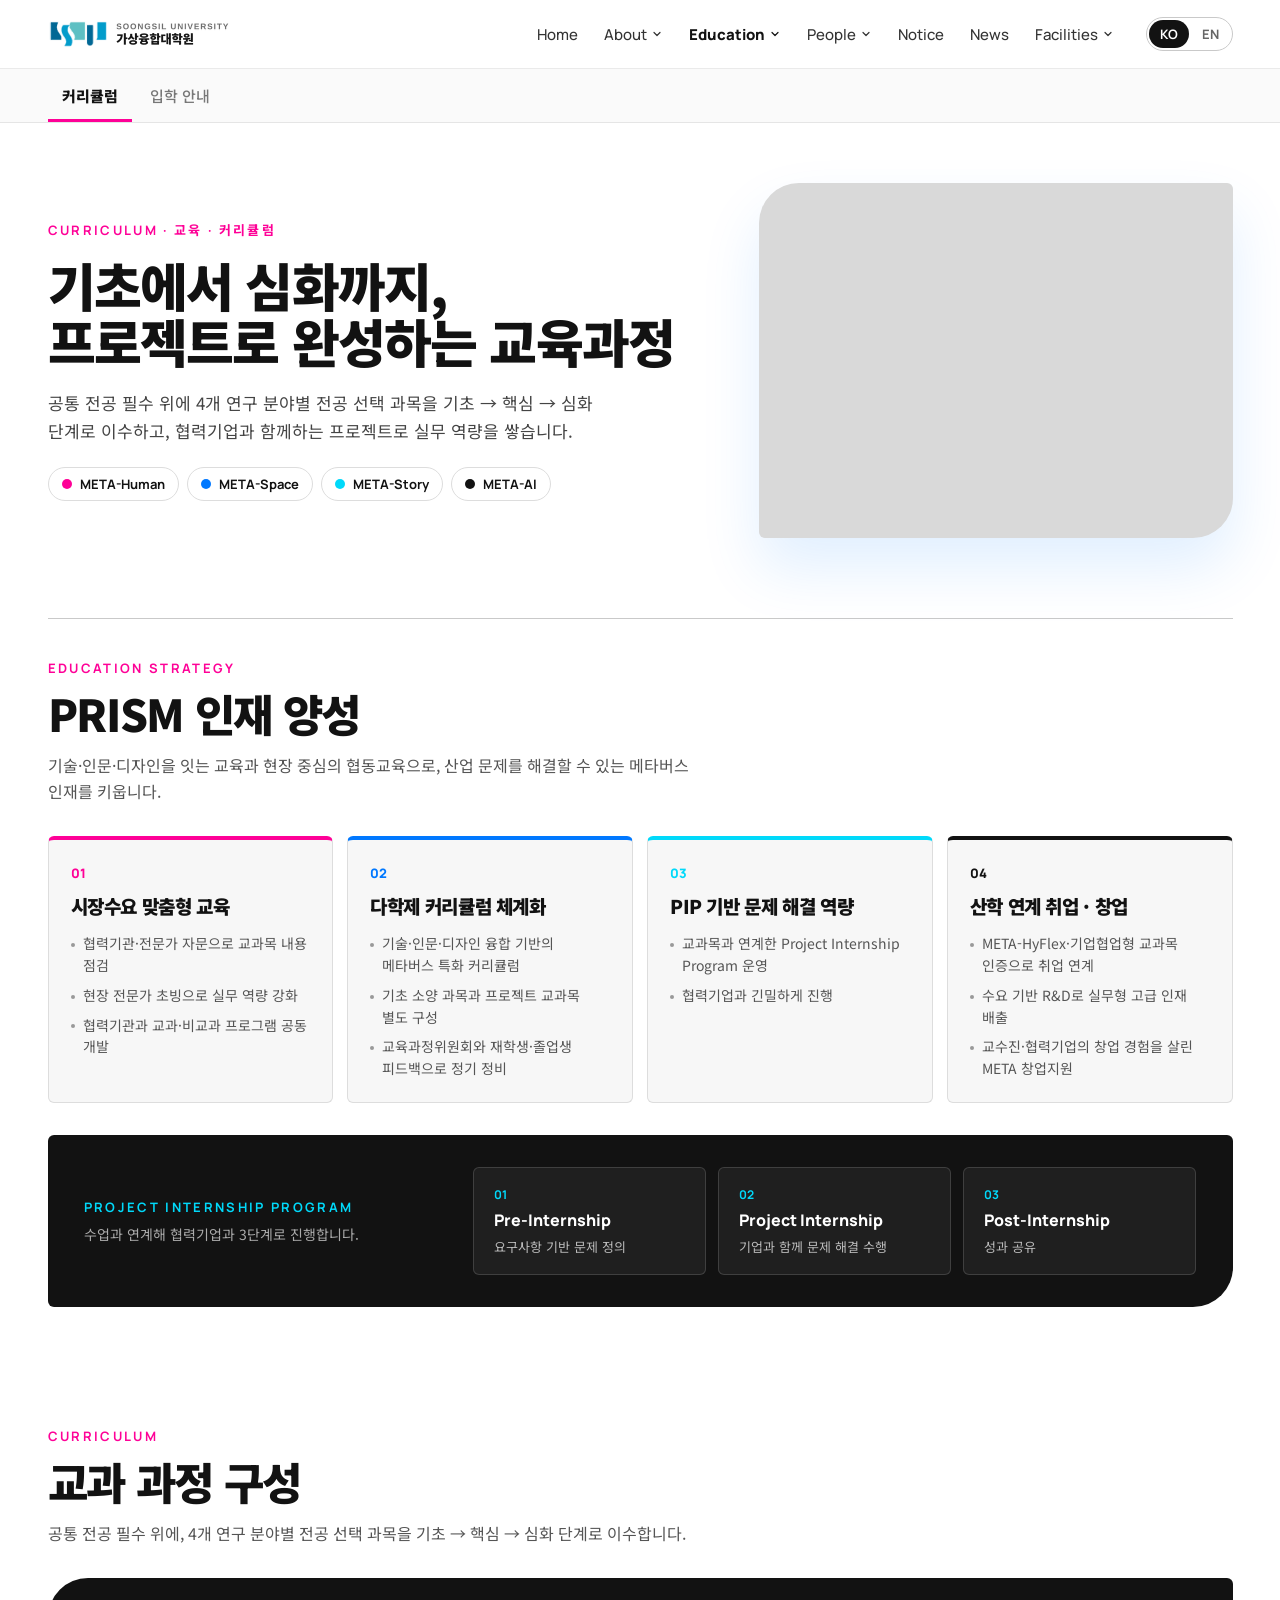
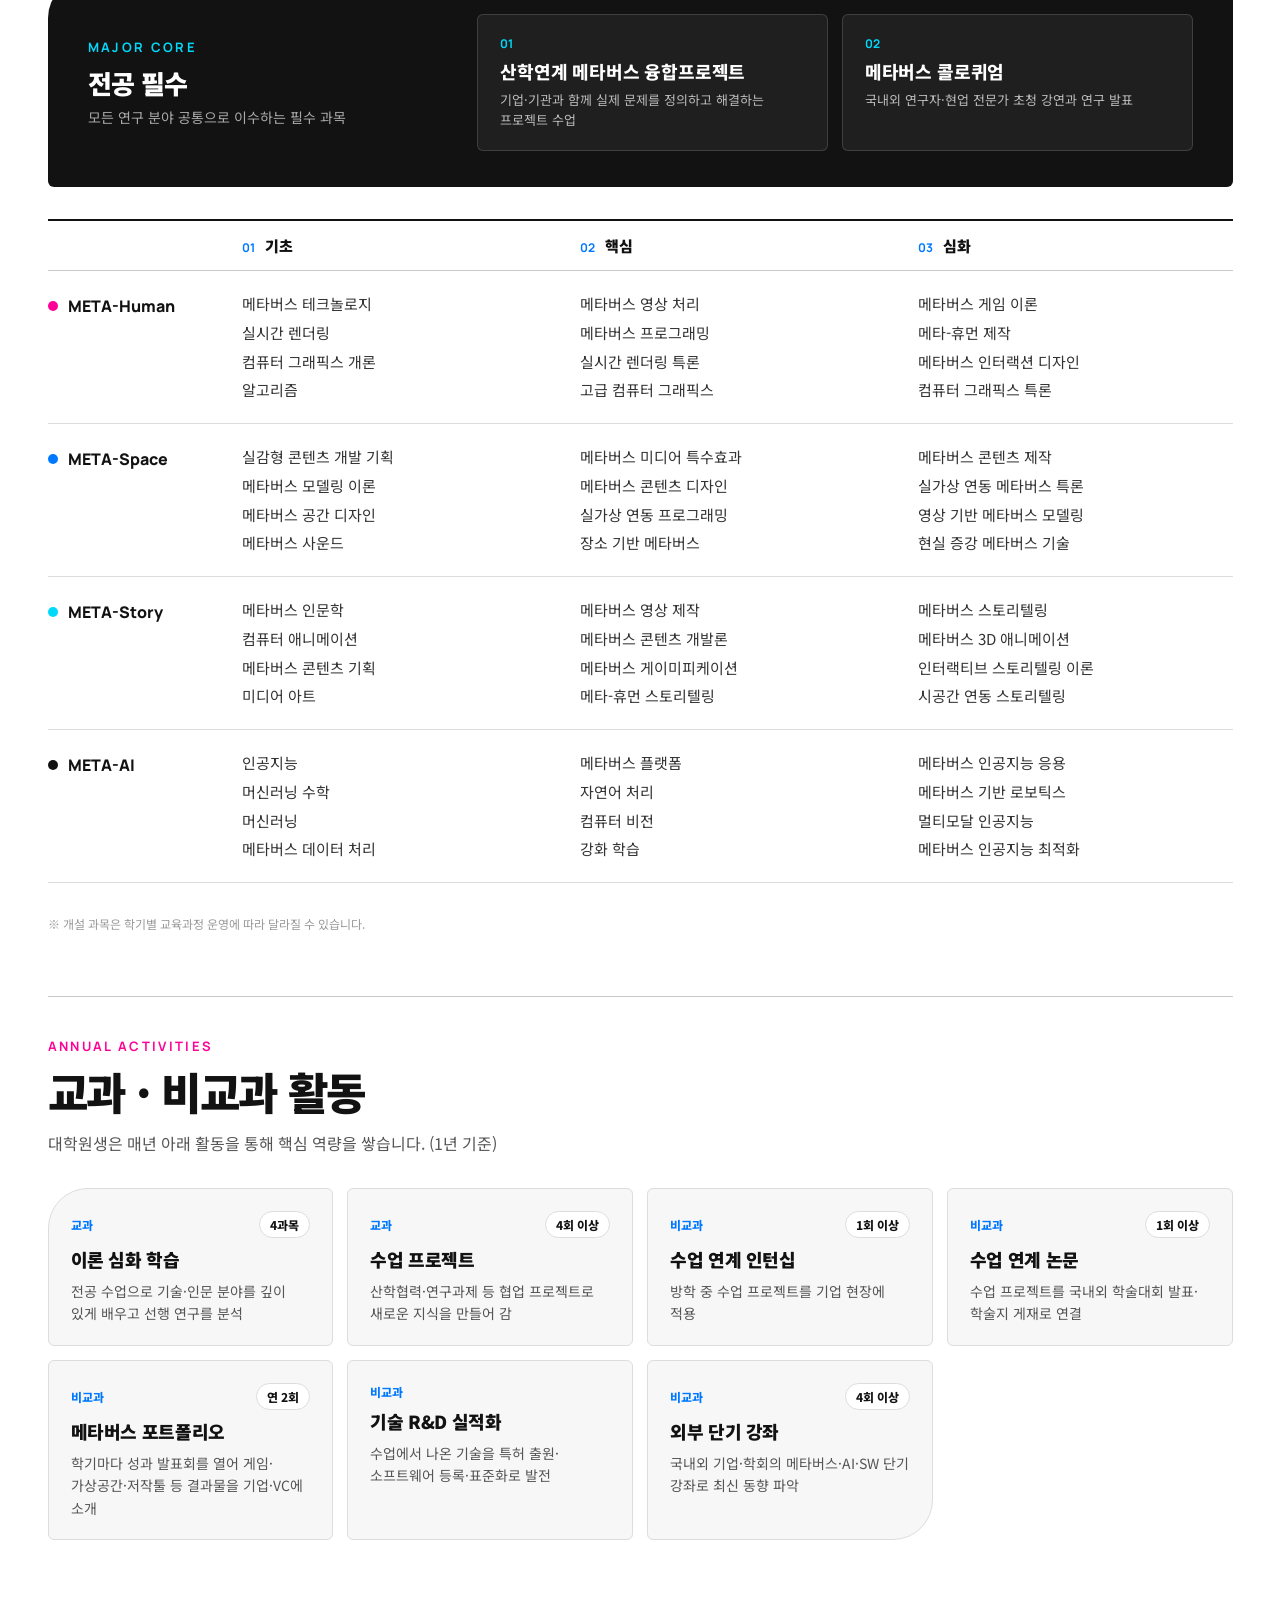
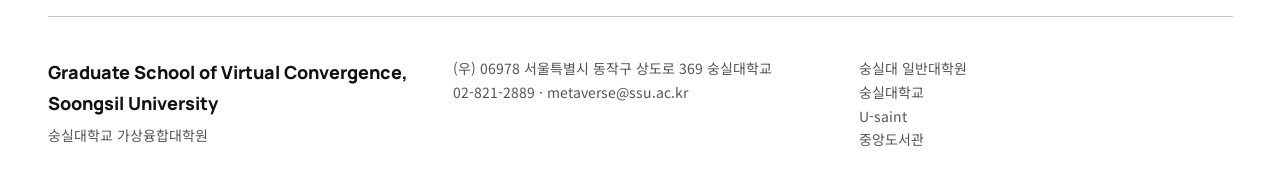
<file: curriculum.html>
<!doctype html>
<html lang="ko">
<head>
<meta charset="utf-8">
<meta name="viewport" content="width=device-width,initial-scale=1">
<title>커리큘럼 | 숭실대학교 가상융합대학원</title>
<meta name="description" content="숭실대학교 가상융합대학원 — XR·AI·콘텐츠를 잇는 융합 대학원">
<link rel="icon" href="assets/favicon.ico">
<link rel="apple-touch-icon" href="assets/favicon.png">
<link rel="preconnect" href="https://fonts.googleapis.com"><link rel="preconnect" href="https://fonts.gstatic.com" crossorigin>
<link rel="stylesheet" href="https://fonts.googleapis.com/css2?family=Manrope:wght@500;700;800&family=Noto+Sans+KR:wght@400;500;700;900&display=swap">
<link rel="stylesheet" href="assets/site.css">
<style>.s-e3 h2{font-size:clamp(28px,3.5vw,44px);letter-spacing:-.03em;font-weight:900;margin-top:12px}.s-e3 .hero{display:grid;grid-template-columns:7fr 5fr;gap:48px;align-items:center;padding:32px 0 24px}.s-e3 .hero.one{grid-template-columns:1fr;padding-bottom:8px}.s-e3 h1{font-size:clamp(34px,4.3vw,52px);letter-spacing:-.035em;font-weight:900;line-height:1.08;margin:18px 0 20px}html[lang=en] .s-e3 h1{font-size:clamp(30px,3.8vw,46px)}.s-e3 .lead{font-size:17px;line-height:1.65;color:#444;max-width:560px}.s-e3 .chips{display:flex;gap:8px;flex-wrap:wrap;margin-top:22px}.s-e3 .chip{display:inline-flex;align-items:center;gap:8px;padding:7px 13px;border-radius:999px;border:1px solid #DDD;font-size:13px;font-weight:700}.s-e3 .chip i{width:10px;height:10px;border-radius:50%}.s-e3 .stats{display:flex;gap:28px;margin-top:20px}.s-e3 .stats div{display:flex;flex-direction:column;gap:4px;padding-right:28px;border-right:1px solid #DDD}.s-e3 .stats b{font-size:32px;font-weight:900;letter-spacing:-.03em}.s-e3 .stats span{font-size:13px;color:#777}.s-e3 .ph{aspect-ratio:4/3;border-radius:40px 6px 40px 6px;background:#D9D9D9 url("https://images.pexels.com/photos/34987121/pexels-photo-34987121.jpeg?auto=compress&cs=tinysrgb&w=1200&h=900&fit=crop") center/cover no-repeat;box-shadow:0 30px 60px rgba(0,120,255,.12)}.s-e3 .sec{padding:40px 0 8px;border-top:1px solid #C9C9C9;display:flex;flex-direction:column;gap:32px}.s-e3 .sec2{padding:56px 0 8px;display:flex;flex-direction:column;gap:32px}.s-e3 .card{background:#F7F7F7;border:1px solid #DDD;border-radius:6px}.s-e3 .dark{background:#121212;color:#fff;border-radius:6px;padding:48px 44px 40px;margin-top:20px}.s-e3 .dark .eyebrow{color:#00D9FA}.s-e3 .note{font-size:12px;color:#999}.s-e3 .btn{display:inline-flex;align-items:center;gap:10px;font-size:14px;font-weight:700;padding:13px 20px;border-radius:999px;background:#121212;color:#fff}.s-e3 .btn.o{background:transparent;border:1.5px solid #121212;color:#121212}.s-e3 .btn.w{background:#fff;color:#121212}.s-e3 .cta{margin-top:56px;background:#F7F7F7;border:1px solid #DDD;border-radius:6px 40px 6px 40px;padding:40px 44px;display:flex;align-items:center;justify-content:space-between;gap:32px;flex-wrap:wrap}.s-e3 .cta .h{font-size:26px;font-weight:900;letter-spacing:-.02em}.s-e3 .cta .s{font-size:15px;color:#555;margin-top:6px}.s-e3 .btns{display:flex;gap:10px;flex-wrap:wrap}.s-e3 .orb{position:absolute;right:-30px;top:-30px;width:160px;height:160px;border-radius:50%;opacity:.14}@media(max-width:760px){.s-e3 .hero{grid-template-columns:1fr;gap:24px}}.s-e3 .ev{display:grid;grid-template-columns:5fr 7fr;gap:48px;align-items:center}.s-e3 .bar{display:flex;flex-direction:column;gap:10px;margin-bottom:22px}.s-e3 .bar .l{display:flex;justify-content:space-between;font-size:16px;font-weight:700}.s-e3 .bar .tr{height:10px;background:rgba(255,255,255,.12);border-radius:999px;overflow:hidden}.s-e3 .bar .tr i{display:block;height:100%;border-radius:999px}.s-e3 .g3{display:grid;grid-template-columns:repeat(3,minmax(0,1fr));gap:18px}.s-e3 .cc{padding:28px 28px 24px;min-height:220px;display:flex;flex-direction:column;gap:10px}.s-e3 .cc:nth-child(1){border-radius:40px 6px 6px 6px}.s-e3 .cc:nth-child(3){border-radius:6px 6px 40px 6px}.s-e3 .cc .n{font-size:13px;font-weight:800}.s-e3 .cc .nm{font-size:24px;font-weight:900;letter-spacing:-.02em}.s-e3 .cc .d{font-size:15px;line-height:1.6;color:#555}.s-e3 .cc .kws{display:flex;flex-wrap:wrap;gap:8px;margin-top:auto;padding-top:10px}.s-e3 .cc .kw{font-size:13px;font-weight:700;padding:6px 11px;border-radius:999px;background:#fff;border:1px solid #DDD}@media(max-width:900px){.s-e3 .ev,.s-e3 .g3{grid-template-columns:1fr}.s-e3 .dark{padding:32px 26px}}.s-foot .ft{border-top:1px solid #C9C9C9;padding:40px 0 24px;display:grid;grid-template-columns:repeat(3,minmax(0,1fr));gap:32px;font-size:14px;color:#555;line-height:1.7}.s-foot .brand{font-size:18px;font-weight:800;color:#121212;display:block;margin-bottom:6px}.s-foot .links{display:flex;flex-direction:column}.s-foot .links a:hover{color:#0078FF}@media(max-width:760px){.s-foot .ft{grid-template-columns:1fr;gap:20px}}.s-e3 .lead2{font-size:16px;line-height:1.65;color:#555;margin-top:14px;max-width:720px}.s-e3 .req{background:#121212;color:#fff;border-radius:40px 6px 6px 6px;padding:36px 40px;display:grid;grid-template-columns:4fr 8fr;gap:32px;align-items:center}.s-e3 .req .eyebrow{color:#00D9FA}.s-e3 .req .rt{display:block;font-size:26px;font-weight:900;letter-spacing:-.02em;margin-top:8px}.s-e3 .req .rd{display:block;font-size:14px;color:#AAA;margin-top:6px}.s-e3 .rl{display:grid;grid-template-columns:1fr 1fr;gap:14px}.s-e3 .ri{background:rgba(255,255,255,.06);border:1px solid rgba(255,255,255,.14);border-radius:6px;padding:20px 22px;display:flex;flex-direction:column;gap:6px}.s-e3 .ri b{font-size:12px;color:#00D9FA}.s-e3 .ri .rn{font-size:18px;font-weight:800;letter-spacing:-.01em}.s-e3 .ri .rs{font-size:13px;line-height:1.55;color:#BBB}.s-e3 .mx{border-top:2px solid #121212}.s-e3 .mh,.s-e3 .mr{display:grid;grid-template-columns:170px repeat(3,minmax(0,1fr));gap:0 24px}.s-e3 .mh{padding:14px 0;border-bottom:1px solid #C9C9C9}.s-e3 .mh .lv{font-size:15px;font-weight:900;display:flex;gap:10px;align-items:baseline}.s-e3 .mh .lv b{font-size:12px;color:#0078FF}.s-e3 .mr{padding:22px 0;border-bottom:1px solid #DDD}.s-e3 .ma{font-size:16px;font-weight:800;display:flex;align-items:flex-start;gap:10px;padding-top:2px}.s-e3 .ma i{width:10px;height:10px;border-radius:50%;background:var(--c);margin-top:6px;flex-shrink:0}.s-e3 .mc em{display:none;font-style:normal;font-size:12px;font-weight:800;color:#999;margin-bottom:6px}.s-e3 .mc ul{list-style:none;margin:0;padding:0;display:flex;flex-direction:column;gap:7px}.s-e3 .mc li{font-size:15px;line-height:1.45;color:#333}.s-e3 .ag4{display:grid;grid-template-columns:repeat(4,minmax(0,1fr));gap:14px}.s-e3 .ac{background:#F7F7F7;border:1px solid #DDD;border-radius:6px;padding:22px 22px 20px;display:flex;flex-direction:column;gap:8px}.s-e3 .ac:first-child{border-radius:40px 6px 6px 6px}.s-e3 .ac:last-child{border-radius:6px 6px 40px 6px}.s-e3 .at{display:flex;justify-content:space-between;align-items:center;gap:8px}.s-e3 .ag{font-size:12px;font-weight:800;color:#0078FF}.s-e3 .aq{font-size:12px;font-weight:800;padding:4px 10px;border-radius:999px;background:#fff;border:1px solid #DDD}.s-e3 .an{font-size:18px;font-weight:900;letter-spacing:-.02em}.s-e3 .ad{font-size:14px;line-height:1.6;color:#555}@media(max-width:1000px){.s-e3 .ag4{grid-template-columns:repeat(2,minmax(0,1fr))}.s-e3 .req{grid-template-columns:1fr;gap:20px}}@media(max-width:760px){.s-e3 .rl,.s-e3 .ag4{grid-template-columns:1fr}.s-e3 .req{padding:28px 24px}.s-e3 .mh{display:none}.s-e3 .mr{grid-template-columns:1fr;gap:16px}.s-e3 .mc em{display:block}}.s-e3 .pg{display:grid;grid-template-columns:repeat(4,minmax(0,1fr));gap:14px}.s-e3 .pr{background:#F7F7F7;border:1px solid #DDD;border-top:4px solid var(--c);border-radius:6px;padding:24px 22px 22px;display:flex;flex-direction:column;gap:10px}.s-e3 .pr:first-child{border-radius:6px 6px 6px 6px}.s-e3 .pl{font-size:13px;font-weight:800;color:var(--c)}.s-e3 .pr:last-child .pl{color:#121212}.s-e3 .pn{font-size:19px;font-weight:900;letter-spacing:-.02em}.s-e3 .pr ul{list-style:none;margin:4px 0 0;padding:0;display:flex;flex-direction:column;gap:8px}.s-e3 .pr li{font-size:14px;line-height:1.55;color:#555;padding-left:12px;position:relative}.s-e3 .pr li:before{content:'';position:absolute;left:0;top:.7em;width:4px;height:4px;border-radius:50%;background:#999}.s-e3 .pf{background:#121212;color:#fff;border-radius:6px 6px 40px 6px;padding:32px 36px;display:grid;grid-template-columns:4fr 8fr;gap:28px;align-items:center}.s-e3 .pf .eyebrow{color:#00D9FA}.s-e3 .pf .rd{display:block;font-size:14px;color:#AAA;margin-top:8px}.s-e3 .fl{display:grid;grid-template-columns:repeat(3,minmax(0,1fr));gap:12px;counter-reset:f}.s-e3 .fs{background:rgba(255,255,255,.06);border:1px solid rgba(255,255,255,.14);border-radius:6px;padding:18px 20px;display:flex;flex-direction:column;gap:6px;position:relative}.s-e3 .fs b{font-size:12px;color:#00D9FA}.s-e3 .fn{font-size:16px;font-weight:800}.s-e3 .fd{font-size:13px;color:#BBB;line-height:1.5}@media(max-width:1000px){.s-e3 .pg{grid-template-columns:repeat(2,minmax(0,1fr))}.s-e3 .pf{grid-template-columns:1fr}}@media(max-width:760px){.s-e3 .pg,.s-e3 .fl{grid-template-columns:1fr}.s-e3 .pf{padding:28px 24px}}</style>
</head>
<body>
<a class="skip" href="#main" style="position:absolute;left:-9999px">본문 바로가기</a>
<header class="hd"><div class="container">
<a class="logo" href="index.html" aria-label="숭실대학교 가상융합대학원 홈"><img src="assets/logo.png" alt="Soongsil University 가상융합대학원" width="186" height="30"></a>
<ul class="nav" id="nav"><li><a href="index.html"><span data-ko="Home" data-en="Home">Home</span></a></li><li><a href="about.html" aria-haspopup="true"><span data-ko="About" data-en="About">About</span><svg class="caret" viewBox="0 0 24 24" fill="none" stroke="currentColor" stroke-width="2.4" stroke-linecap="round" stroke-linejoin="round"><path d="M6 9l6 6 6-6"/></svg></a><div class="dd"><a href="about.html"><span data-ko="학과 소개" data-en="About">학과 소개</span></a><a href="research.html"><span data-ko="연구 분야" data-en="Research Areas">연구 분야</span></a><a href="majors.html"><span data-ko="전공/학위 과정" data-en="Majors &amp; Degrees">전공/학위 과정</span></a></div></li><li class="on"><a href="curriculum.html" aria-haspopup="true"><span data-ko="Education" data-en="Education">Education</span><svg class="caret" viewBox="0 0 24 24" fill="none" stroke="currentColor" stroke-width="2.4" stroke-linecap="round" stroke-linejoin="round"><path d="M6 9l6 6 6-6"/></svg></a><div class="dd"><a href="curriculum.html" class="on"><span data-ko="커리큘럼" data-en="Curriculum">커리큘럼</span></a><a href="education.html"><span data-ko="입학 안내" data-en="Admissions">입학 안내</span></a></div></li><li><a href="people.html" aria-haspopup="true"><span data-ko="People" data-en="People">People</span><svg class="caret" viewBox="0 0 24 24" fill="none" stroke="currentColor" stroke-width="2.4" stroke-linecap="round" stroke-linejoin="round"><path d="M6 9l6 6 6-6"/></svg></a><div class="dd"><a href="people.html"><span data-ko="교수진" data-en="Faculty">교수진</span></a></div></li><li><a href="notice.html"><span data-ko="Notice" data-en="Notice">Notice</span></a></li><li><a href="news.html"><span data-ko="News" data-en="News">News</span></a></li><li><a href="facilities.html" aria-haspopup="true"><span data-ko="Facilities" data-en="Facilities">Facilities</span><svg class="caret" viewBox="0 0 24 24" fill="none" stroke="currentColor" stroke-width="2.4" stroke-linecap="round" stroke-linejoin="round"><path d="M6 9l6 6 6-6"/></svg></a><div class="dd"><a href="facilities.html"><span data-ko="시설 · 공간" data-en="Facilities">시설 · 공간</span></a><a href="equipment.html"><span data-ko="장비" data-en="Equipment">장비</span></a></div></li></ul>
<div class="tg en" role="group" aria-label="Language"><button data-lang="ko" onclick="ssuSetLang('ko')">KO</button><button data-lang="en" onclick="ssuSetLang('en')">EN</button></div>
<button class="burger" aria-label="메뉴" aria-controls="nav" aria-expanded="false"><span></span></button>
</div></header>
<nav class="subnav" aria-label="서브 메뉴"><div class="container"><a href="curriculum.html" class="on" aria-current="page"><span data-ko="커리큘럼" data-en="Curriculum">커리큘럼</span></a><a href="education.html"><span data-ko="입학 안내" data-en="Admissions">입학 안내</span></a></div></nav>
<main id="main">
<section class="blk s-e3"><div class="container"><div class="hero"><div><div class="eyebrow en"><span data-ko="CURRICULUM · 교육 · 커리큘럼" data-en="CURRICULUM">CURRICULUM · 교육 · 커리큘럼</span></div><h1 data-ko="기초에서 심화까지,&lt;br&gt;프로젝트로 완성하는 교육과정" data-en="From foundations to advanced study,&lt;br&gt;completed through projects">기초에서 심화까지,<br>프로젝트로 완성하는 교육과정</h1><p class="lead" data-ko="공통 전공 필수 위에 4개 연구 분야별 전공 선택 과목을 기초 → 핵심 → 심화 단계로 이수하고, 협력기업과 함께하는 프로젝트로 실무 역량을 쌓습니다." data-en="On top of a shared major core, students take electives in four research areas from foundation to core to advanced levels, and build practical skills through projects with partner companies.">공통 전공 필수 위에 4개 연구 분야별 전공 선택 과목을 기초 → 핵심 → 심화 단계로 이수하고, 협력기업과 함께하는 프로젝트로 실무 역량을 쌓습니다.</p><div class="chips"><span class="chip"><i style="background:#FE0197"></i><span class="en">META-Human</span></span><span class="chip"><i style="background:#0078FF"></i><span class="en">META-Space</span></span><span class="chip"><i style="background:#00D9FA"></i><span class="en">META-Story</span></span><span class="chip"><i style="background:#121212"></i><span class="en">META-AI</span></span></div></div><div class="ph" role="img" aria-label="강의실에서 VR 헤드셋을 쓰고 수업하는 학생들"></div></div></div></section><section class="blk s-e3"><div class="container"><div class="sec"><div><div class="eyebrow en">EDUCATION STRATEGY</div><h2 data-ko="PRISM 인재 양성" data-en="PRISM talent development">PRISM 인재 양성</h2><p class="lead2" data-ko="기술·인문·디자인을 잇는 교육과 현장 중심의 협동교육으로, 산업 문제를 해결할 수 있는 메타버스 인재를 키웁니다." data-en="Education linking technology, humanities and design, with industry-based cooperative learning, prepares metaverse talent to solve real problems.">기술·인문·디자인을 잇는 교육과 현장 중심의 협동교육으로, 산업 문제를 해결할 수 있는 메타버스 인재를 키웁니다.</p></div><div class="pg"><div class="pr" style="--c:#FE0197"><span class="pl en">01</span><span class="pn" data-ko="시장수요 맞춤형 교육" data-en="Market-driven education">시장수요 맞춤형 교육</span><ul><li data-ko="협력기관·전문가 자문으로 교과목 내용 점검" data-en="Course content reviewed with partner institutions and experts">협력기관·전문가 자문으로 교과목 내용 점검</li><li data-ko="현장 전문가 초빙으로 실무 역량 강화" data-en="Industry practitioners invited to build hands-on skills">현장 전문가 초빙으로 실무 역량 강화</li><li data-ko="협력기관과 교과·비교과 프로그램 공동 개발" data-en="Coursework and activities co-developed with partners">협력기관과 교과·비교과 프로그램 공동 개발</li></ul></div><div class="pr" style="--c:#0078FF"><span class="pl en">02</span><span class="pn" data-ko="다학제 커리큘럼 체계화" data-en="Interdisciplinary curriculum">다학제 커리큘럼 체계화</span><ul><li data-ko="기술·인문·디자인 융합 기반의 메타버스 특화 커리큘럼" data-en="Metaverse curriculum built on technology, humanities and design">기술·인문·디자인 융합 기반의 메타버스 특화 커리큘럼</li><li data-ko="기초 소양 과목과 프로젝트 교과목 별도 구성" data-en="Separate foundation and project courses">기초 소양 과목과 프로젝트 교과목 별도 구성</li><li data-ko="교육과정위원회와 재학생·졸업생 피드백으로 정기 정비" data-en="Regular review by the curriculum committee with student and alumni feedback">교육과정위원회와 재학생·졸업생 피드백으로 정기 정비</li></ul></div><div class="pr" style="--c:#00D9FA"><span class="pl en">03</span><span class="pn" data-ko="PIP 기반 문제 해결 역량" data-en="Problem solving through PIP">PIP 기반 문제 해결 역량</span><ul><li data-ko="교과목과 연계한 Project Internship Program 운영" data-en="Project Internship Program linked to courses">교과목과 연계한 Project Internship Program 운영</li><li data-ko="협력기업과 긴밀하게 진행" data-en="Run closely with partner companies">협력기업과 긴밀하게 진행</li></ul></div><div class="pr" style="--c:#121212"><span class="pl en">04</span><span class="pn" data-ko="산학 연계 취업 · 창업" data-en="Careers &amp; startups">산학 연계 취업 · 창업</span><ul><li data-ko="META-HyFlex·기업협업형 교과목 인증으로 취업 연계" data-en="Career links through META-HyFlex and industry-certified courses">META-HyFlex·기업협업형 교과목 인증으로 취업 연계</li><li data-ko="수요 기반 R&amp;D로 실무형 고급 인재 배출" data-en="Demand-driven R&amp;D for practice-ready experts">수요 기반 R&amp;D로 실무형 고급 인재 배출</li><li data-ko="교수진·협력기업의 창업 경험을 살린 META 창업지원" data-en="META startup support drawing on faculty and partner experience">교수진·협력기업의 창업 경험을 살린 META 창업지원</li></ul></div></div><div class="pf"><div class="pfh"><div class="eyebrow en">PROJECT INTERNSHIP PROGRAM</div><span class="rd" data-ko="수업과 연계해 협력기업과 3단계로 진행합니다." data-en="Run in three stages with partner companies, linked to courses.">수업과 연계해 협력기업과 3단계로 진행합니다.</span></div><div class="fl"><div class="fs"><b class="en">01</b><span class="fn en">Pre-Internship</span><span class="fd" data-ko="요구사항 기반 문제 정의" data-en="Define problems from partner needs">요구사항 기반 문제 정의</span></div><div class="fs"><b class="en">02</b><span class="fn en">Project Internship</span><span class="fd" data-ko="기업과 함께 문제 해결 수행" data-en="Solve them with the company">기업과 함께 문제 해결 수행</span></div><div class="fs"><b class="en">03</b><span class="fn en">Post-Internship</span><span class="fd" data-ko="성과 공유" data-en="Share the results">성과 공유</span></div></div></div></div></div></section><section class="blk s-e3"><div class="container"><div class="sec2"><div><div class="eyebrow en">CURRICULUM</div><h2 data-ko="교과 과정 구성" data-en="Curriculum structure">교과 과정 구성</h2><p class="lead2" data-ko="공통 전공 필수 위에, 4개 연구 분야별 전공 선택 과목을 기초 → 핵심 → 심화 단계로 이수합니다." data-en="On top of the shared required courses, students take electives in four research areas, progressing from basic to core to advanced.">공통 전공 필수 위에, 4개 연구 분야별 전공 선택 과목을 기초 → 핵심 → 심화 단계로 이수합니다.</p></div><div class="req"><div><div class="eyebrow en">MAJOR CORE</div><span class="rt" data-ko="전공 필수" data-en="Required courses">전공 필수</span><span class="rd" data-ko="모든 연구 분야 공통으로 이수하는 필수 과목" data-en="Required for every research area">모든 연구 분야 공통으로 이수하는 필수 과목</span></div><div class="rl"><div class="ri"><b class="en">01</b><span class="rn" data-ko="산학연계 메타버스 융합프로젝트" data-en="Industry-Academia Metaverse Convergence Project">산학연계 메타버스 융합프로젝트</span><span class="rs" data-ko="기업·기관과 함께 실제 문제를 정의하고 해결하는 프로젝트 수업" data-en="Project course solving real problems with partner companies and institutions">기업·기관과 함께 실제 문제를 정의하고 해결하는 프로젝트 수업</span></div><div class="ri"><b class="en">02</b><span class="rn" data-ko="메타버스 콜로퀴엄" data-en="Metaverse Colloquium">메타버스 콜로퀴엄</span><span class="rs" data-ko="국내외 연구자·현업 전문가 초청 강연과 연구 발표" data-en="Talks by invited researchers and practitioners, plus research presentations">국내외 연구자·현업 전문가 초청 강연과 연구 발표</span></div></div></div><div class="mx"><div class="mh"><span></span><span class="lv"><b class="en">01</b><span data-ko="기초" data-en="Basic">기초</span></span><span class="lv"><b class="en">02</b><span data-ko="핵심" data-en="Core">핵심</span></span><span class="lv"><b class="en">03</b><span data-ko="심화" data-en="Advanced">심화</span></span></div><div class="mr"><div class="ma en" style="--c:#FE0197"><i></i>META-Human</div><div class="mc"><em><span data-ko="기초" data-en="Basic">기초</span></em><ul><li data-ko="메타버스 테크놀로지" data-en="Metaverse Technology">메타버스 테크놀로지</li><li data-ko="실시간 렌더링" data-en="Real-time Rendering">실시간 렌더링</li><li data-ko="컴퓨터 그래픽스 개론" data-en="Introduction to Computer Graphics">컴퓨터 그래픽스 개론</li><li data-ko="알고리즘" data-en="Algorithms">알고리즘</li></ul></div><div class="mc"><em><span data-ko="핵심" data-en="Core">핵심</span></em><ul><li data-ko="메타버스 영상 처리" data-en="Metaverse Image Processing">메타버스 영상 처리</li><li data-ko="메타버스 프로그래밍" data-en="Metaverse Programming">메타버스 프로그래밍</li><li data-ko="실시간 렌더링 특론" data-en="Topics in Real-time Rendering">실시간 렌더링 특론</li><li data-ko="고급 컴퓨터 그래픽스" data-en="Advanced Computer Graphics">고급 컴퓨터 그래픽스</li></ul></div><div class="mc"><em><span data-ko="심화" data-en="Advanced">심화</span></em><ul><li data-ko="메타버스 게임 이론" data-en="Metaverse Game Theory">메타버스 게임 이론</li><li data-ko="메타-휴먼 제작" data-en="Meta-Human Creation">메타-휴먼 제작</li><li data-ko="메타버스 인터랙션 디자인" data-en="Metaverse Interaction Design">메타버스 인터랙션 디자인</li><li data-ko="컴퓨터 그래픽스 특론" data-en="Topics in Computer Graphics">컴퓨터 그래픽스 특론</li></ul></div></div><div class="mr"><div class="ma en" style="--c:#0078FF"><i></i>META-Space</div><div class="mc"><em><span data-ko="기초" data-en="Basic">기초</span></em><ul><li data-ko="실감형 콘텐츠 개발 기획" data-en="Immersive Content Planning">실감형 콘텐츠 개발 기획</li><li data-ko="메타버스 모델링 이론" data-en="Metaverse Modeling Theory">메타버스 모델링 이론</li><li data-ko="메타버스 공간 디자인" data-en="Metaverse Spatial Design">메타버스 공간 디자인</li><li data-ko="메타버스 사운드" data-en="Metaverse Sound">메타버스 사운드</li></ul></div><div class="mc"><em><span data-ko="핵심" data-en="Core">핵심</span></em><ul><li data-ko="메타버스 미디어 특수효과" data-en="Metaverse Media VFX">메타버스 미디어 특수효과</li><li data-ko="메타버스 콘텐츠 디자인" data-en="Metaverse Content Design">메타버스 콘텐츠 디자인</li><li data-ko="실가상 연동 프로그래밍" data-en="Real-Virtual Linked Programming">실가상 연동 프로그래밍</li><li data-ko="장소 기반 메타버스" data-en="Location-based Metaverse">장소 기반 메타버스</li></ul></div><div class="mc"><em><span data-ko="심화" data-en="Advanced">심화</span></em><ul><li data-ko="메타버스 콘텐츠 제작" data-en="Metaverse Content Production">메타버스 콘텐츠 제작</li><li data-ko="실가상 연동 메타버스 특론" data-en="Topics in Real-Virtual Metaverse">실가상 연동 메타버스 특론</li><li data-ko="영상 기반 메타버스 모델링" data-en="Image-based Metaverse Modeling">영상 기반 메타버스 모델링</li><li data-ko="현실 증강 메타버스 기술" data-en="Augmented-Reality Metaverse Technology">현실 증강 메타버스 기술</li></ul></div></div><div class="mr"><div class="ma en" style="--c:#00D9FA"><i></i>META-Story</div><div class="mc"><em><span data-ko="기초" data-en="Basic">기초</span></em><ul><li data-ko="메타버스 인문학" data-en="Metaverse Humanities">메타버스 인문학</li><li data-ko="컴퓨터 애니메이션" data-en="Computer Animation">컴퓨터 애니메이션</li><li data-ko="메타버스 콘텐츠 기획" data-en="Metaverse Content Planning">메타버스 콘텐츠 기획</li><li data-ko="미디어 아트" data-en="Media Art">미디어 아트</li></ul></div><div class="mc"><em><span data-ko="핵심" data-en="Core">핵심</span></em><ul><li data-ko="메타버스 영상 제작" data-en="Metaverse Video Production">메타버스 영상 제작</li><li data-ko="메타버스 콘텐츠 개발론" data-en="Metaverse Content Development">메타버스 콘텐츠 개발론</li><li data-ko="메타버스 게이미피케이션" data-en="Metaverse Gamification">메타버스 게이미피케이션</li><li data-ko="메타-휴먼 스토리텔링" data-en="Meta-Human Storytelling">메타-휴먼 스토리텔링</li></ul></div><div class="mc"><em><span data-ko="심화" data-en="Advanced">심화</span></em><ul><li data-ko="메타버스 스토리텔링" data-en="Metaverse Storytelling">메타버스 스토리텔링</li><li data-ko="메타버스 3D 애니메이션" data-en="Metaverse 3D Animation">메타버스 3D 애니메이션</li><li data-ko="인터랙티브 스토리텔링 이론" data-en="Interactive Storytelling Theory">인터랙티브 스토리텔링 이론</li><li data-ko="시공간 연동 스토리텔링" data-en="Spatiotemporal Storytelling">시공간 연동 스토리텔링</li></ul></div></div><div class="mr"><div class="ma en" style="--c:#121212"><i></i>META-AI</div><div class="mc"><em><span data-ko="기초" data-en="Basic">기초</span></em><ul><li data-ko="인공지능" data-en="Artificial Intelligence">인공지능</li><li data-ko="머신러닝 수학" data-en="Mathematics for Machine Learning">머신러닝 수학</li><li data-ko="머신러닝" data-en="Machine Learning">머신러닝</li><li data-ko="메타버스 데이터 처리" data-en="Metaverse Data Processing">메타버스 데이터 처리</li></ul></div><div class="mc"><em><span data-ko="핵심" data-en="Core">핵심</span></em><ul><li data-ko="메타버스 플랫폼" data-en="Metaverse Platforms">메타버스 플랫폼</li><li data-ko="자연어 처리" data-en="Natural Language Processing">자연어 처리</li><li data-ko="컴퓨터 비전" data-en="Computer Vision">컴퓨터 비전</li><li data-ko="강화 학습" data-en="Reinforcement Learning">강화 학습</li></ul></div><div class="mc"><em><span data-ko="심화" data-en="Advanced">심화</span></em><ul><li data-ko="메타버스 인공지능 응용" data-en="Applied Metaverse AI">메타버스 인공지능 응용</li><li data-ko="메타버스 기반 로보틱스" data-en="Metaverse-based Robotics">메타버스 기반 로보틱스</li><li data-ko="멀티모달 인공지능" data-en="Multimodal AI">멀티모달 인공지능</li><li data-ko="메타버스 인공지능 최적화" data-en="Metaverse AI Optimization">메타버스 인공지능 최적화</li></ul></div></div></div><span class="note" data-ko="※ 개설 과목은 학기별 교육과정 운영에 따라 달라질 수 있습니다." data-en="Course offerings may vary by semester.">※ 개설 과목은 학기별 교육과정 운영에 따라 달라질 수 있습니다.</span></div></div></section><section class="blk s-e3"><div class="container"><div class="sec"><div><div class="eyebrow en">ANNUAL ACTIVITIES</div><h2 data-ko="교과 · 비교과 활동" data-en="Coursework &amp; activities">교과 · 비교과 활동</h2><p class="lead2" data-ko="대학원생은 매년 아래 활동을 통해 핵심 역량을 쌓습니다. (1년 기준)" data-en="Each year, students build core skills through the activities below.">대학원생은 매년 아래 활동을 통해 핵심 역량을 쌓습니다. (1년 기준)</p></div><div class="ag4"><div class="ac"><div class="at"><span class="ag" data-ko="교과" data-en="Coursework">교과</span><span class="aq" data-ko="4과목" data-en="4 courses">4과목</span></div><span class="an" data-ko="이론 심화 학습" data-en="Advanced theory">이론 심화 학습</span><span class="ad" data-ko="전공 수업으로 기술·인문 분야를 깊이 있게 배우고 선행 연구를 분석" data-en="Study technology and humanities in depth and review prior research">전공 수업으로 기술·인문 분야를 깊이 있게 배우고 선행 연구를 분석</span></div><div class="ac"><div class="at"><span class="ag" data-ko="교과" data-en="Coursework">교과</span><span class="aq" data-ko="4회 이상" data-en="4+">4회 이상</span></div><span class="an" data-ko="수업 프로젝트" data-en="Course projects">수업 프로젝트</span><span class="ad" data-ko="산학협력·연구과제 등 협업 프로젝트로 새로운 지식을 만들어 감" data-en="Create new knowledge through collaborative industry and research projects">산학협력·연구과제 등 협업 프로젝트로 새로운 지식을 만들어 감</span></div><div class="ac"><div class="at"><span class="ag" data-ko="비교과" data-en="Extracurricular">비교과</span><span class="aq" data-ko="1회 이상" data-en="1+">1회 이상</span></div><span class="an" data-ko="수업 연계 인턴십" data-en="Course-linked internship">수업 연계 인턴십</span><span class="ad" data-ko="방학 중 수업 프로젝트를 기업 현장에 적용" data-en="Apply course projects at partner companies during breaks">방학 중 수업 프로젝트를 기업 현장에 적용</span></div><div class="ac"><div class="at"><span class="ag" data-ko="비교과" data-en="Extracurricular">비교과</span><span class="aq" data-ko="1회 이상" data-en="1+">1회 이상</span></div><span class="an" data-ko="수업 연계 논문" data-en="Course-linked papers">수업 연계 논문</span><span class="ad" data-ko="수업 프로젝트를 국내외 학술대회 발표·학술지 게재로 연결" data-en="Turn course projects into conference talks and journal papers">수업 프로젝트를 국내외 학술대회 발표·학술지 게재로 연결</span></div><div class="ac"><div class="at"><span class="ag" data-ko="비교과" data-en="Extracurricular">비교과</span><span class="aq" data-ko="연 2회" data-en="2 / year">연 2회</span></div><span class="an" data-ko="메타버스 포트폴리오" data-en="Metaverse portfolio">메타버스 포트폴리오</span><span class="ad" data-ko="학기마다 성과 발표회를 열어 게임·가상공간·저작툴 등 결과물을 기업·VC에 소개" data-en="Semester showcases presenting games, virtual spaces and tools to companies and VCs">학기마다 성과 발표회를 열어 게임·가상공간·저작툴 등 결과물을 기업·VC에 소개</span></div><div class="ac"><div class="at"><span class="ag" data-ko="비교과" data-en="Extracurricular">비교과</span></div><span class="an" data-ko="기술 R&amp;D 실적화" data-en="R&amp;D outcomes">기술 R&amp;D 실적화</span><span class="ad" data-ko="수업에서 나온 기술을 특허 출원·소프트웨어 등록·표준화로 발전" data-en="Develop course ideas into patents, software registrations and standards">수업에서 나온 기술을 특허 출원·소프트웨어 등록·표준화로 발전</span></div><div class="ac"><div class="at"><span class="ag" data-ko="비교과" data-en="Extracurricular">비교과</span><span class="aq" data-ko="4회 이상" data-en="4+">4회 이상</span></div><span class="an" data-ko="외부 단기 강좌" data-en="External short courses">외부 단기 강좌</span><span class="ad" data-ko="국내외 기업·학회의 메타버스·AI·SW 단기 강좌로 최신 동향 파악" data-en="Short courses on metaverse, AI and software from companies and conferences">국내외 기업·학회의 메타버스·AI·SW 단기 강좌로 최신 동향 파악</span></div></div></div></div></section>
</main>
<footer class="foot s-foot"><div class="container"><div class="ft">
<div><span class="brand en">Graduate School of Virtual Convergence, Soongsil University</span><span data-ko="숭실대학교 가상융합대학원" data-en="숭실대학교 가상융합대학원 · Seoul, Korea">숭실대학교 가상융합대학원</span></div>
<div><span data-ko="(우) 06978 서울특별시 동작구 상도로 369 숭실대학교" data-en="369 Sangdo-ro, Dongjak-gu, Seoul 06978, Korea · Soongsil University">(우) 06978 서울특별시 동작구 상도로 369 숭실대학교</span><br>02-821-2889 · metaverse@ssu.ac.kr</div>
<div class="links"><a href="https://grad.ssu.ac.kr" target="_blank" rel="noopener"><span data-ko="숭실대 일반대학원" data-en="Graduate School (General)">숭실대 일반대학원</span></a><a href="https://ssu.ac.kr" target="_blank" rel="noopener"><span data-ko="숭실대학교" data-en="Soongsil University">숭실대학교</span></a><a href="https://saint.ssu.ac.kr" target="_blank" rel="noopener">U-saint</a><a href="https://oasis.ssu.ac.kr" target="_blank" rel="noopener"><span data-ko="중앙도서관" data-en="Central Library">중앙도서관</span></a></div>
</div></div></footer>
<script src="assets/site.js"></script>
<script>
(function(){
 function slug(n){return n}
 window.ssuContent=fetch('data/content.json?_='+Math.floor(Date.now()/60000),{cache:'no-store'}).then(function(r){return r.json()}).catch(function(){return {settings:{},notice:[],news:[],faculty:{}}});
 window.ssuContent.then(function(c){
  var s=c.settings||{};
  document.querySelectorAll('[data-setting]').forEach(function(a){var v=s[a.getAttribute('data-setting')];if(v){a.href=v;a.classList.remove('disabled')}});
  var fac=c.faculty||{};
  document.querySelectorAll('[data-name]').forEach(function(el){
   var name=el.getAttribute('data-name');var ph=el.querySelector('.ph,.pic');if(!ph)return;
   var src=fac[name];if(!src)return;
   var im=new Image();im.onload=function(){ph.style.backgroundImage='url("'+src+'")';ph.style.backgroundSize='cover';ph.style.backgroundPosition='center top'};im.src=src});
 });
})();
</script>
</body>
</html>
</file>
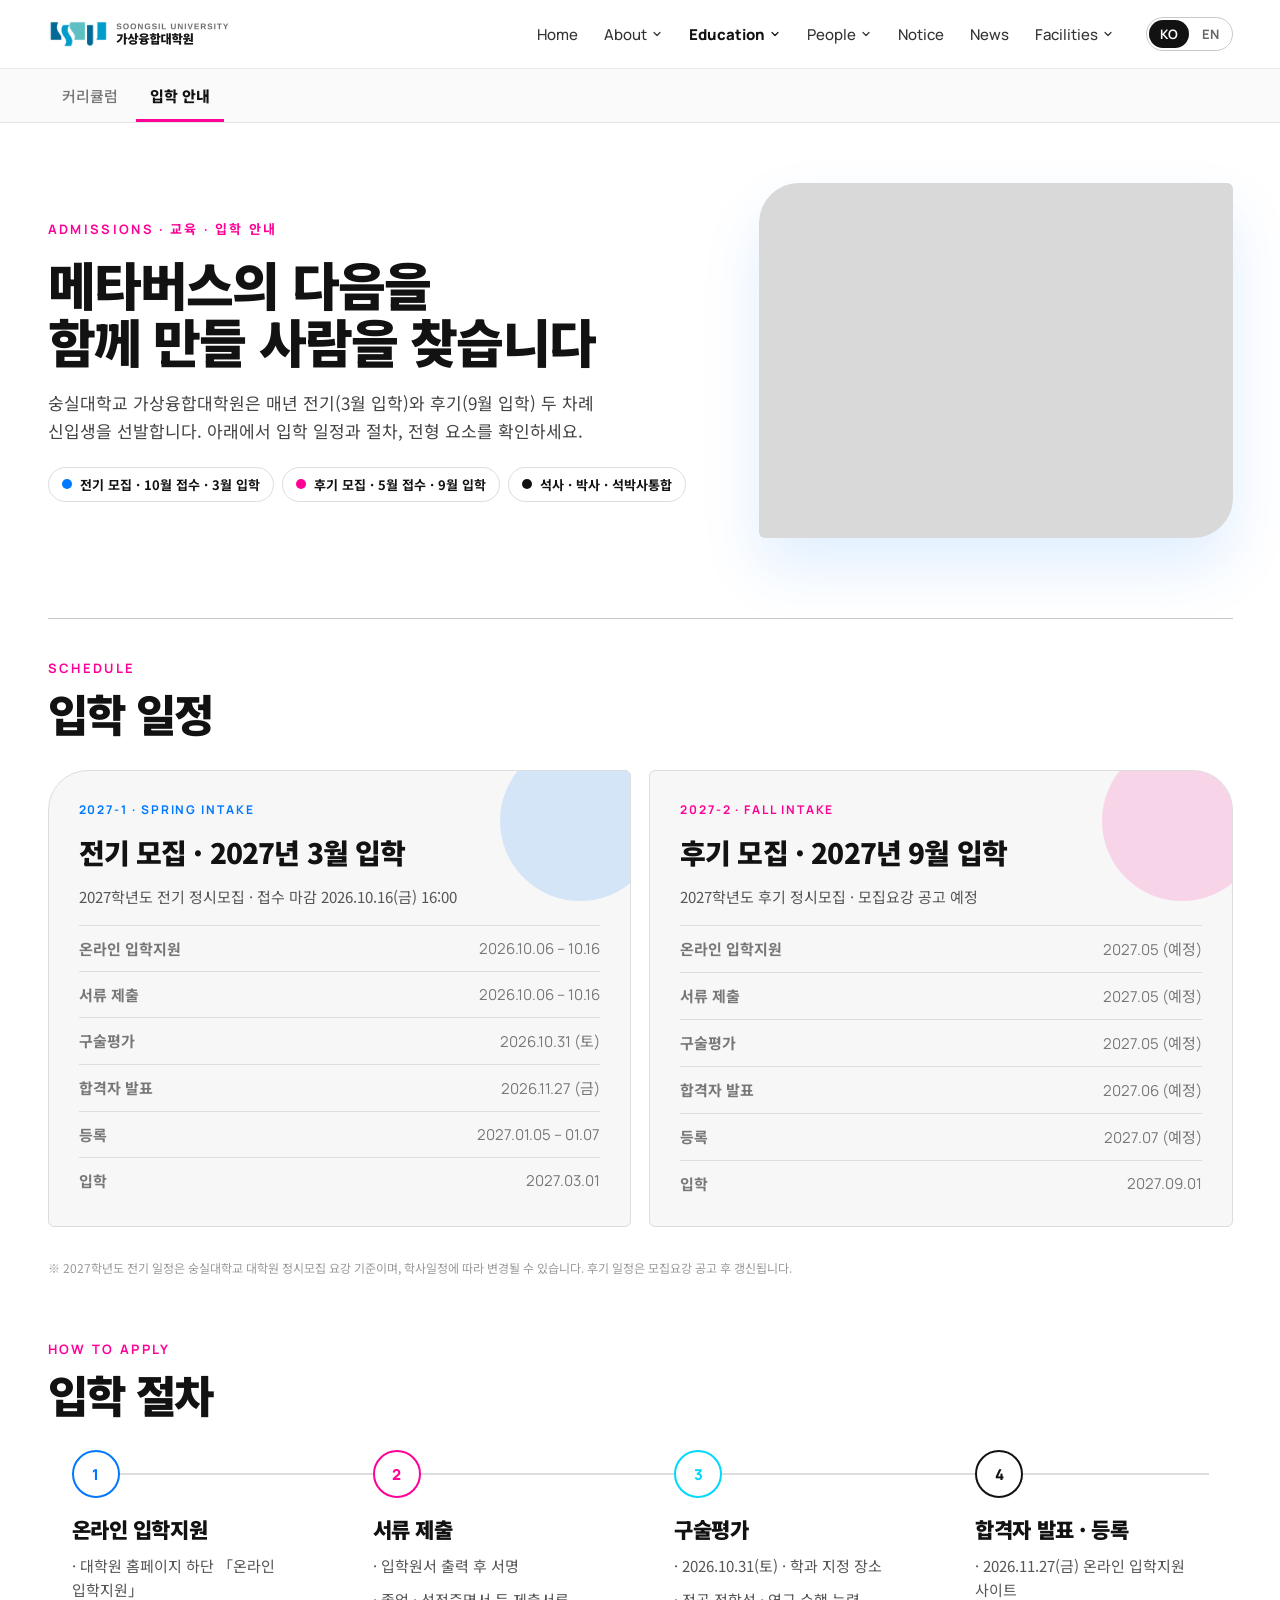
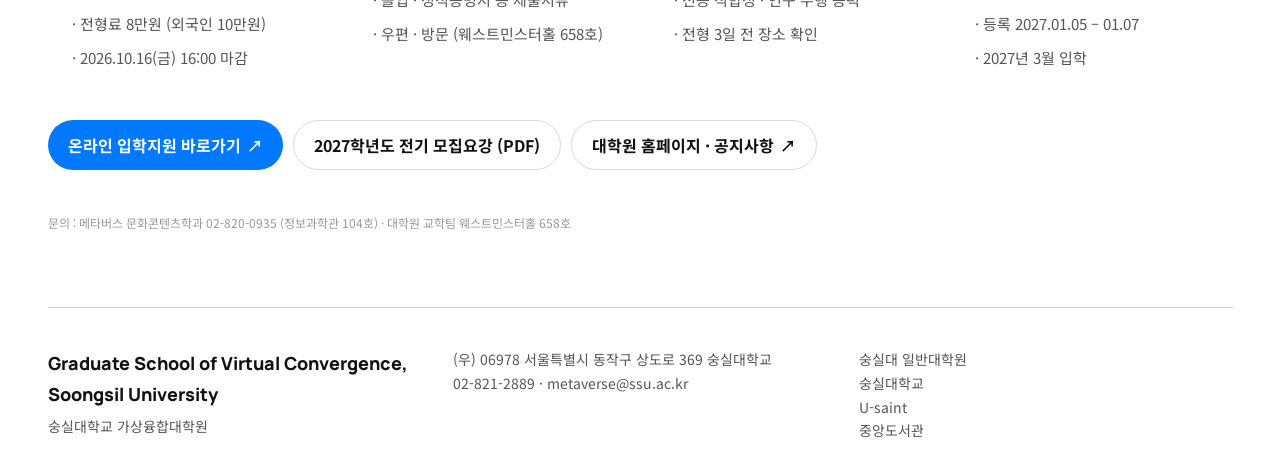
<file: education.html>
<!doctype html>
<html lang="ko">
<head>
<meta charset="utf-8">
<meta name="viewport" content="width=device-width,initial-scale=1">
<title>입학 안내 | 숭실대학교 가상융합대학원</title>
<meta name="description" content="숭실대학교 가상융합대학원 — XR·AI·콘텐츠를 잇는 융합 대학원">
<link rel="icon" href="assets/favicon.ico">
<link rel="apple-touch-icon" href="assets/favicon.png">
<link rel="preconnect" href="https://fonts.googleapis.com"><link rel="preconnect" href="https://fonts.gstatic.com" crossorigin>
<link rel="stylesheet" href="https://fonts.googleapis.com/css2?family=Manrope:wght@500;700;800&family=Noto+Sans+KR:wght@400;500;700;900&display=swap">
<link rel="stylesheet" href="assets/site.css">
<style>.s-e1 h2{font-size:clamp(28px,3.5vw,44px);letter-spacing:-.03em;font-weight:900;margin-top:12px}.s-e1 .hero{display:grid;grid-template-columns:7fr 5fr;gap:48px;align-items:center;padding:32px 0 24px}.s-e1 .hero.one{grid-template-columns:1fr;padding-bottom:8px}.s-e1 h1{font-size:clamp(34px,4.3vw,52px);letter-spacing:-.035em;font-weight:900;line-height:1.08;margin:18px 0 20px}html[lang=en] .s-e1 h1{font-size:clamp(30px,3.8vw,46px)}.s-e1 .lead{font-size:17px;line-height:1.65;color:#444;max-width:560px}.s-e1 .chips{display:flex;gap:8px;flex-wrap:wrap;margin-top:22px}.s-e1 .chip{display:inline-flex;align-items:center;gap:8px;padding:7px 13px;border-radius:999px;border:1px solid #DDD;font-size:13px;font-weight:700}.s-e1 .chip i{width:10px;height:10px;border-radius:50%}.s-e1 .stats{display:flex;gap:28px;margin-top:20px}.s-e1 .stats div{display:flex;flex-direction:column;gap:4px;padding-right:28px;border-right:1px solid #DDD}.s-e1 .stats b{font-size:32px;font-weight:900;letter-spacing:-.03em}.s-e1 .stats span{font-size:13px;color:#777}.s-e1 .ph{aspect-ratio:4/3;border-radius:40px 6px 40px 6px;background:#D9D9D9 url("https://images.unsplash.com/photo-1523240795612-9a054b0db644?w=1200&h=900&fit=crop&q=80") center/cover no-repeat;box-shadow:0 30px 60px rgba(0,120,255,.12)}.s-e1 .sec{padding:40px 0 8px;border-top:1px solid #C9C9C9;display:flex;flex-direction:column;gap:32px}.s-e1 .sec2{padding:56px 0 8px;display:flex;flex-direction:column;gap:32px}.s-e1 .card{background:#F7F7F7;border:1px solid #DDD;border-radius:6px}.s-e1 .dark{background:#121212;color:#fff;border-radius:6px;padding:48px 44px 40px;margin-top:20px}.s-e1 .dark .eyebrow{color:#00D9FA}.s-e1 .note{font-size:12px;color:#999}.s-e1 .btn{display:inline-flex;align-items:center;gap:10px;font-size:14px;font-weight:700;padding:13px 20px;border-radius:999px;background:#121212;color:#fff}.s-e1 .btn.o{background:transparent;border:1.5px solid #121212;color:#121212}.s-e1 .btn.w{background:#fff;color:#121212}.s-e1 .cta{margin-top:56px;background:#F7F7F7;border:1px solid #DDD;border-radius:6px 40px 6px 40px;padding:40px 44px;display:flex;align-items:center;justify-content:space-between;gap:32px;flex-wrap:wrap}.s-e1 .cta .h{font-size:26px;font-weight:900;letter-spacing:-.02em}.s-e1 .cta .s{font-size:15px;color:#555;margin-top:6px}.s-e1 .btns{display:flex;gap:10px;flex-wrap:wrap}.s-e1 .orb{position:absolute;right:-30px;top:-30px;width:160px;height:160px;border-radius:50%;opacity:.14}@media(max-width:760px){.s-e1 .hero{grid-template-columns:1fr;gap:24px}}.s-e2 h2{font-size:clamp(28px,3.5vw,44px);letter-spacing:-.03em;font-weight:900;margin-top:12px}.s-e2 .hero{display:grid;grid-template-columns:7fr 5fr;gap:48px;align-items:center;padding:32px 0 24px}.s-e2 .hero.one{grid-template-columns:1fr;padding-bottom:8px}.s-e2 h1{font-size:clamp(34px,4.3vw,52px);letter-spacing:-.035em;font-weight:900;line-height:1.08;margin:18px 0 20px}html[lang=en] .s-e2 h1{font-size:clamp(30px,3.8vw,46px)}.s-e2 .lead{font-size:17px;line-height:1.65;color:#444;max-width:560px}.s-e2 .chips{display:flex;gap:8px;flex-wrap:wrap;margin-top:22px}.s-e2 .chip{display:inline-flex;align-items:center;gap:8px;padding:7px 13px;border-radius:999px;border:1px solid #DDD;font-size:13px;font-weight:700}.s-e2 .chip i{width:10px;height:10px;border-radius:50%}.s-e2 .stats{display:flex;gap:28px;margin-top:20px}.s-e2 .stats div{display:flex;flex-direction:column;gap:4px;padding-right:28px;border-right:1px solid #DDD}.s-e2 .stats b{font-size:32px;font-weight:900;letter-spacing:-.03em}.s-e2 .stats span{font-size:13px;color:#777}.s-e2 .ph{aspect-ratio:4/3;border-radius:40px 6px 40px 6px;background:#D9D9D9 url("__IMG__") center/cover no-repeat;box-shadow:0 30px 60px rgba(0,120,255,.12)}.s-e2 .sec{padding:40px 0 8px;border-top:1px solid #C9C9C9;display:flex;flex-direction:column;gap:32px}.s-e2 .sec2{padding:56px 0 8px;display:flex;flex-direction:column;gap:32px}.s-e2 .card{background:#F7F7F7;border:1px solid #DDD;border-radius:6px}.s-e2 .dark{background:#121212;color:#fff;border-radius:6px;padding:48px 44px 40px;margin-top:20px}.s-e2 .dark .eyebrow{color:#00D9FA}.s-e2 .note{font-size:12px;color:#999}.s-e2 .btn{display:inline-flex;align-items:center;gap:10px;font-size:14px;font-weight:700;padding:13px 20px;border-radius:999px;background:#121212;color:#fff}.s-e2 .btn.o{background:transparent;border:1.5px solid #121212;color:#121212}.s-e2 .btn.w{background:#fff;color:#121212}.s-e2 .cta{margin-top:56px;background:#F7F7F7;border:1px solid #DDD;border-radius:6px 40px 6px 40px;padding:40px 44px;display:flex;align-items:center;justify-content:space-between;gap:32px;flex-wrap:wrap}.s-e2 .cta .h{font-size:26px;font-weight:900;letter-spacing:-.02em}.s-e2 .cta .s{font-size:15px;color:#555;margin-top:6px}.s-e2 .btns{display:flex;gap:10px;flex-wrap:wrap}.s-e2 .orb{position:absolute;right:-30px;top:-30px;width:160px;height:160px;border-radius:50%;opacity:.14}@media(max-width:760px){.s-e2 .hero{grid-template-columns:1fr;gap:24px}}.s-e2 .g2{display:grid;grid-template-columns:repeat(2,minmax(0,1fr));gap:18px}.s-e2 .ic{position:relative;overflow:hidden;padding:30px 30px 20px;display:flex;flex-direction:column;gap:14px}.s-e2 .ic:first-child{border-radius:40px 6px 6px 6px}.s-e2 .ic:last-child{border-radius:6px 40px 6px 6px}.s-e2 .ic .k{font-size:12px;letter-spacing:.16em;font-weight:700}.s-e2 .ic .nm{font-size:28px;font-weight:900;letter-spacing:-.03em}.s-e2 .ic .wh{font-size:15px;color:#555}.s-e2 .ic .row{display:flex;justify-content:space-between;gap:16px;padding:12px 0;border-top:1px solid #DDD;font-size:15px}.s-e2 .ic .row b{font-weight:700}.s-e2 .ic .row span{color:#777}.s-e2 .steps{position:relative;display:grid;grid-template-columns:repeat(4,minmax(0,1fr));gap:20px}.s-e2 .steps:before{content:"";position:absolute;left:24px;right:24px;top:23px;height:2px;background:#DDD}.s-e2 .st{position:relative;display:flex;flex-direction:column;gap:10px;padding:0 24px}.s-e2 .st .no{width:48px;height:48px;border-radius:50%;background:#fff;border:2px solid;display:flex;align-items:center;justify-content:center;font-size:15px;font-weight:800;position:relative;z-index:1}.s-e2 .st .tt{font-size:21px;font-weight:900;letter-spacing:-.02em;margin-top:6px}.s-e2 .st .li{font-size:15px;line-height:1.6;color:#555}@media(max-width:900px){.s-e2 .g2,.s-e2 .steps{grid-template-columns:1fr}.s-e2 .steps:before{display:none}}.s-foot .ft{border-top:1px solid #C9C9C9;padding:40px 0 24px;display:grid;grid-template-columns:repeat(3,minmax(0,1fr));gap:32px;font-size:14px;color:#555;line-height:1.7}.s-foot .brand{font-size:18px;font-weight:800;color:#121212;display:block;margin-bottom:6px}.s-foot .links{display:flex;flex-direction:column}.s-foot .links a:hover{color:#0078FF}@media(max-width:760px){.s-foot .ft{grid-template-columns:1fr;gap:20px}}</style>
</head>
<body>
<a class="skip" href="#main" style="position:absolute;left:-9999px">본문 바로가기</a>
<header class="hd"><div class="container">
<a class="logo" href="index.html" aria-label="숭실대학교 가상융합대학원 홈"><img src="assets/logo.png" alt="Soongsil University 가상융합대학원" width="186" height="30"></a>
<ul class="nav" id="nav"><li><a href="index.html"><span data-ko="Home" data-en="Home">Home</span></a></li><li><a href="about.html" aria-haspopup="true"><span data-ko="About" data-en="About">About</span><svg class="caret" viewBox="0 0 24 24" fill="none" stroke="currentColor" stroke-width="2.4" stroke-linecap="round" stroke-linejoin="round"><path d="M6 9l6 6 6-6"/></svg></a><div class="dd"><a href="about.html"><span data-ko="학과 소개" data-en="About">학과 소개</span></a><a href="research.html"><span data-ko="연구 분야" data-en="Research Areas">연구 분야</span></a><a href="majors.html"><span data-ko="전공/학위 과정" data-en="Majors &amp; Degrees">전공/학위 과정</span></a></div></li><li class="on"><a href="curriculum.html" aria-haspopup="true"><span data-ko="Education" data-en="Education">Education</span><svg class="caret" viewBox="0 0 24 24" fill="none" stroke="currentColor" stroke-width="2.4" stroke-linecap="round" stroke-linejoin="round"><path d="M6 9l6 6 6-6"/></svg></a><div class="dd"><a href="curriculum.html"><span data-ko="커리큘럼" data-en="Curriculum">커리큘럼</span></a><a href="education.html" class="on"><span data-ko="입학 안내" data-en="Admissions">입학 안내</span></a></div></li><li><a href="people.html" aria-haspopup="true"><span data-ko="People" data-en="People">People</span><svg class="caret" viewBox="0 0 24 24" fill="none" stroke="currentColor" stroke-width="2.4" stroke-linecap="round" stroke-linejoin="round"><path d="M6 9l6 6 6-6"/></svg></a><div class="dd"><a href="people.html"><span data-ko="교수진" data-en="Faculty">교수진</span></a></div></li><li><a href="notice.html"><span data-ko="Notice" data-en="Notice">Notice</span></a></li><li><a href="news.html"><span data-ko="News" data-en="News">News</span></a></li><li><a href="facilities.html" aria-haspopup="true"><span data-ko="Facilities" data-en="Facilities">Facilities</span><svg class="caret" viewBox="0 0 24 24" fill="none" stroke="currentColor" stroke-width="2.4" stroke-linecap="round" stroke-linejoin="round"><path d="M6 9l6 6 6-6"/></svg></a><div class="dd"><a href="facilities.html"><span data-ko="시설 · 공간" data-en="Facilities">시설 · 공간</span></a><a href="equipment.html"><span data-ko="장비" data-en="Equipment">장비</span></a></div></li></ul>
<div class="tg en" role="group" aria-label="Language"><button data-lang="ko" onclick="ssuSetLang('ko')">KO</button><button data-lang="en" onclick="ssuSetLang('en')">EN</button></div>
<button class="burger" aria-label="메뉴" aria-controls="nav" aria-expanded="false"><span></span></button>
</div></header>
<nav class="subnav" aria-label="서브 메뉴"><div class="container"><a href="curriculum.html"><span data-ko="커리큘럼" data-en="Curriculum">커리큘럼</span></a><a href="education.html" class="on" aria-current="page"><span data-ko="입학 안내" data-en="Admissions">입학 안내</span></a></div></nav>
<main id="main">
<section class="blk s-e1"><div class="container"><div class="hero"><div><div class="eyebrow en"><span data-ko="ADMISSIONS · 교육 · 입학 안내" data-en="ADMISSIONS">ADMISSIONS · 교육 · 입학 안내</span></div><h1 data-ko="메타버스의 다음을&lt;br&gt;함께 만들 사람을 찾습니다" data-en="Looking for the people&lt;br&gt;who will build what comes next">메타버스의 다음을<br>함께 만들 사람을 찾습니다</h1><p class="lead" data-ko="숭실대학교 가상융합대학원은 매년 전기(3월 입학)와 후기(9월 입학) 두 차례 신입생을 선발합니다. 아래에서 입학 일정과 절차, 전형 요소를 확인하세요." data-en="We admit new students twice a year — a spring intake (entering in March) and a fall intake (entering in September). Find the schedule, process and evaluation criteria below.">숭실대학교 가상융합대학원은 매년 전기(3월 입학)와 후기(9월 입학) 두 차례 신입생을 선발합니다. 아래에서 입학 일정과 절차, 전형 요소를 확인하세요.</p><div class="chips"><span class="chip"><i style="background:#0078FF"></i><span data-ko="전기 모집 · 10월 접수 · 3월 입학" data-en="Spring intake · apply Oct · enter Mar">전기 모집 · 10월 접수 · 3월 입학</span></span><span class="chip"><i style="background:#FE0197"></i><span data-ko="후기 모집 · 5월 접수 · 9월 입학" data-en="Fall intake · apply May · enter Sep">후기 모집 · 5월 접수 · 9월 입학</span></span><span class="chip"><i style="background:#121212"></i><span data-ko="석사 · 박사 · 석박사통합" data-en="MS · PhD · Integrated">석사 · 박사 · 석박사통합</span></span></div></div><div class="ph" role="img"></div></div></div></section><section class="blk s-e2"><div class="container"><div class="sec"><div><div class="eyebrow en">SCHEDULE</div><h2 data-ko="입학 일정" data-en="Admissions schedule">입학 일정</h2></div><div class="g2"><div class="card ic"><i class="orb" style="background:#0078FF"></i><span class="k en" style="color:#0078FF">2027-1 · SPRING INTAKE</span><span class="nm" data-ko="전기 모집 · 2027년 3월 입학" data-en="Spring intake · enter March 2027">전기 모집 · 2027년 3월 입학</span><span class="wh" data-ko="2027학년도 전기 정시모집 · 접수 마감 2026.10.16(금) 16:00" data-en="Spring 2027 regular admission · closes Fri 16 Oct 2026, 16:00">2027학년도 전기 정시모집 · 접수 마감 2026.10.16(금) 16:00</span><div style="margin-top:4px"><div class="row"><b><span data-ko="온라인 입학지원" data-en="Online application">온라인 입학지원</span></b><span class="en">2026.10.06 – 10.16</span></div><div class="row"><b><span data-ko="서류 제출" data-en="Documents">서류 제출</span></b><span class="en">2026.10.06 – 10.16</span></div><div class="row"><b><span data-ko="구술평가" data-en="Oral exam">구술평가</span></b><span class="en">2026.10.31 (토)</span></div><div class="row"><b><span data-ko="합격자 발표" data-en="Results">합격자 발표</span></b><span class="en">2026.11.27 (금)</span></div><div class="row"><b><span data-ko="등록" data-en="Registration">등록</span></b><span class="en">2027.01.05 – 01.07</span></div><div class="row"><b><span data-ko="입학" data-en="Enrollment">입학</span></b><span class="en">2027.03.01</span></div></div></div><div class="card ic"><i class="orb" style="background:#FE0197"></i><span class="k en" style="color:#FE0197">2027-2 · FALL INTAKE</span><span class="nm" data-ko="후기 모집 · 2027년 9월 입학" data-en="Fall intake · enter September 2027">후기 모집 · 2027년 9월 입학</span><span class="wh" data-ko="2027학년도 후기 정시모집 · 모집요강 공고 예정" data-en="Fall 2027 regular admission · guide to be announced">2027학년도 후기 정시모집 · 모집요강 공고 예정</span><div style="margin-top:4px"><div class="row"><b><span data-ko="온라인 입학지원" data-en="Online application">온라인 입학지원</span></b><span class="en">2027.05 (예정)</span></div><div class="row"><b><span data-ko="서류 제출" data-en="Documents">서류 제출</span></b><span class="en">2027.05 (예정)</span></div><div class="row"><b><span data-ko="구술평가" data-en="Oral exam">구술평가</span></b><span class="en">2027.05 (예정)</span></div><div class="row"><b><span data-ko="합격자 발표" data-en="Results">합격자 발표</span></b><span class="en">2027.06 (예정)</span></div><div class="row"><b><span data-ko="등록" data-en="Registration">등록</span></b><span class="en">2027.07 (예정)</span></div><div class="row"><b><span data-ko="입학" data-en="Enrollment">입학</span></b><span class="en">2027.09.01</span></div></div></div></div><span class="note" data-ko="※ 2027학년도 전기 일정은 숭실대학교 대학원 정시모집 요강 기준이며, 학사일정에 따라 변경될 수 있습니다. 후기 일정은 모집요강 공고 후 갱신됩니다." data-en="※ Spring 2027 dates follow the official Soongsil Graduate School admission guide and may change. Fall dates will be updated when announced.">※ 2027학년도 전기 일정은 숭실대학교 대학원 정시모집 요강 기준이며, 학사일정에 따라 변경될 수 있습니다. 후기 일정은 모집요강 공고 후 갱신됩니다.</span></div><div class="sec2"><div><div class="eyebrow en">HOW TO APPLY</div><h2 data-ko="입학 절차" data-en="Application process">입학 절차</h2></div><div class="steps"><div class="st"><span class="no en" style="border-color:#0078FF;color:#0078FF">1</span><span class="tt" data-ko="온라인 입학지원" data-en="Apply online">온라인 입학지원</span><span class="li">· <span data-ko="대학원 홈페이지 하단 「온라인 입학지원」" data-en="“Online Application” at grad.ssu.ac.kr">대학원 홈페이지 하단 「온라인 입학지원」</span></span><span class="li">· <span data-ko="전형료 8만원 (외국인 10만원)" data-en="Fee KRW 80,000 (intl. 100,000)">전형료 8만원 (외국인 10만원)</span></span><span class="li">· <span data-ko="2026.10.16(금) 16:00 마감" data-en="Closes Fri 16 Oct 2026, 16:00">2026.10.16(금) 16:00 마감</span></span></div><div class="st"><span class="no en" style="border-color:#FE0197;color:#FE0197">2</span><span class="tt" data-ko="서류 제출" data-en="Submit documents">서류 제출</span><span class="li">· <span data-ko="입학원서 출력 후 서명" data-en="Print and sign the application">입학원서 출력 후 서명</span></span><span class="li">· <span data-ko="졸업 · 성적증명서 등 제출서류" data-en="Diploma, transcripts and more">졸업 · 성적증명서 등 제출서류</span></span><span class="li">· <span data-ko="우편 · 방문 (웨스트민스터홀 658호)" data-en="By post or in person (Westminster Hall 658)">우편 · 방문 (웨스트민스터홀 658호)</span></span></div><div class="st"><span class="no en" style="border-color:#00D9FA;color:#00D9FA">3</span><span class="tt" data-ko="구술평가" data-en="Oral exam">구술평가</span><span class="li">· <span data-ko="2026.10.31(토) · 학과 지정 장소" data-en="Sat 31 Oct 2026 · at the department">2026.10.31(토) · 학과 지정 장소</span></span><span class="li">· <span data-ko="전공 적합성 · 연구 수행 능력" data-en="Fit with the major and research ability">전공 적합성 · 연구 수행 능력</span></span><span class="li">· <span data-ko="전형 3일 전 장소 확인" data-en="Venue posted 3 days before">전형 3일 전 장소 확인</span></span></div><div class="st"><span class="no en" style="border-color:#121212;color:#121212">4</span><span class="tt" data-ko="합격자 발표 · 등록" data-en="Results and registration">합격자 발표 · 등록</span><span class="li">· <span data-ko="2026.11.27(금) 온라인 입학지원 사이트" data-en="Fri 27 Nov 2026 · on the application site">2026.11.27(금) 온라인 입학지원 사이트</span></span><span class="li">· <span data-ko="등록 2027.01.05 – 01.07" data-en="Registration 5–7 Jan 2027">등록 2027.01.05 – 01.07</span></span><span class="li">· <span data-ko="2027년 3월 입학" data-en="Enrolls March 2027">2027년 3월 입학</span></span></div></div><div style="display:flex;flex-wrap:wrap;gap:10px;margin-top:18px"><a href="https://grad.ssu.ac.kr" target="_blank" rel="noopener" style="display:inline-flex;align-items:center;gap:6px;padding:12px 20px;border-radius:999px;background:#0078FF;color:#fff;font-weight:700;text-decoration:none"><span data-ko="온라인 입학지원 바로가기" data-en="Go to online application">온라인 입학지원 바로가기</span><span>↗</span></a><a class="pilllink" data-setting="모집요강PDF" href="#" target="_blank" rel="noopener" style="display:inline-flex;align-items:center;gap:6px;padding:12px 20px;border-radius:999px;border:1px solid #DADADA;color:#121212;font-weight:700;text-decoration:none"><span data-ko="2027학년도 전기 모집요강 (PDF)" data-en="Spring 2027 admission guide (PDF)">2027학년도 전기 모집요강 (PDF)</span></a><a href="https://grad.ssu.ac.kr/%ec%a0%95%eb%b3%b4%ea%b4%91%ec%9e%a5/%ea%b3%b5%ec%a7%80%ec%82%ac%ed%95%ad/?slug=12827" target="_blank" rel="noopener" style="display:inline-flex;align-items:center;gap:6px;padding:12px 20px;border-radius:999px;border:1px solid #DADADA;color:#121212;font-weight:700;text-decoration:none"><span data-ko="대학원 홈페이지 · 공지사항" data-en="Graduate School site &amp; notices">대학원 홈페이지 · 공지사항</span><span>↗</span></a></div><span class="note" style="display:block;margin-top:12px" data-ko="문의 : 메타버스 문화콘텐츠학과 02-820-0935 (정보과학관 104호) · 대학원 교학팀 웨스트민스터홀 658호" data-en="Contact: Metaverse Culture &amp; Contents 02-820-0935 (Information Science Bldg. 104) · Graduate Office, Westminster Hall 658">문의 : 메타버스 문화콘텐츠학과 02-820-0935 (정보과학관 104호) · 대학원 교학팀 웨스트민스터홀 658호</span></div></div></section>
</main>
<footer class="foot s-foot"><div class="container"><div class="ft">
<div><span class="brand en">Graduate School of Virtual Convergence, Soongsil University</span><span data-ko="숭실대학교 가상융합대학원" data-en="숭실대학교 가상융합대학원 · Seoul, Korea">숭실대학교 가상융합대학원</span></div>
<div><span data-ko="(우) 06978 서울특별시 동작구 상도로 369 숭실대학교" data-en="369 Sangdo-ro, Dongjak-gu, Seoul 06978, Korea · Soongsil University">(우) 06978 서울특별시 동작구 상도로 369 숭실대학교</span><br>02-821-2889 · metaverse@ssu.ac.kr</div>
<div class="links"><a href="https://grad.ssu.ac.kr" target="_blank" rel="noopener"><span data-ko="숭실대 일반대학원" data-en="Graduate School (General)">숭실대 일반대학원</span></a><a href="https://ssu.ac.kr" target="_blank" rel="noopener"><span data-ko="숭실대학교" data-en="Soongsil University">숭실대학교</span></a><a href="https://saint.ssu.ac.kr" target="_blank" rel="noopener">U-saint</a><a href="https://oasis.ssu.ac.kr" target="_blank" rel="noopener"><span data-ko="중앙도서관" data-en="Central Library">중앙도서관</span></a></div>
</div></div></footer>
<script src="assets/site.js"></script>
<script>
(function(){
 function slug(n){return n}
 window.ssuContent=fetch('data/content.json?_='+Math.floor(Date.now()/60000),{cache:'no-store'}).then(function(r){return r.json()}).catch(function(){return {settings:{},notice:[],news:[],faculty:{}}});
 window.ssuContent.then(function(c){
  var s=c.settings||{};
  document.querySelectorAll('[data-setting]').forEach(function(a){var v=s[a.getAttribute('data-setting')];if(v){a.href=v;a.classList.remove('disabled')}});
  var fac=c.faculty||{};
  document.querySelectorAll('[data-name]').forEach(function(el){
   var name=el.getAttribute('data-name');var ph=el.querySelector('.ph,.pic');if(!ph)return;
   var src=fac[name];if(!src)return;
   var im=new Image();im.onload=function(){ph.style.backgroundImage='url("'+src+'")';ph.style.backgroundSize='cover';ph.style.backgroundPosition='center top'};im.src=src});
 });
})();
</script>
</body>
</html>
</file>
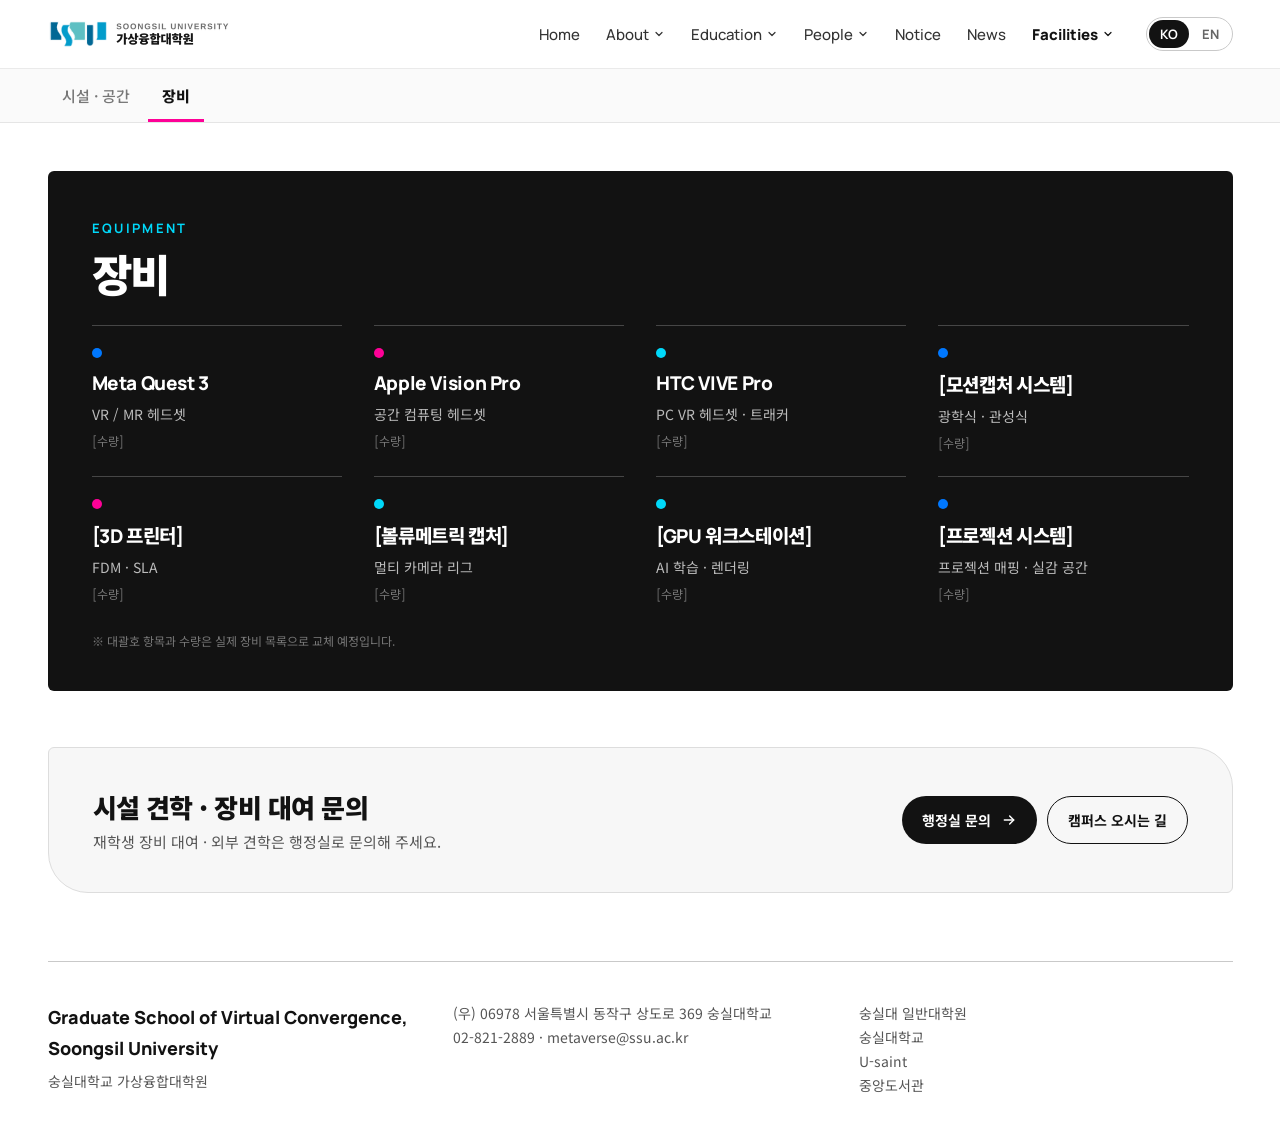
<file: equipment.html>
<!doctype html>
<html lang="ko">
<head>
<meta charset="utf-8">
<meta name="viewport" content="width=device-width,initial-scale=1">
<title>장비 | 숭실대학교 가상융합대학원</title>
<meta name="description" content="숭실대학교 가상융합대학원 — XR·AI·콘텐츠를 잇는 융합 대학원">
<link rel="icon" href="assets/favicon.ico">
<link rel="apple-touch-icon" href="assets/favicon.png">
<link rel="preconnect" href="https://fonts.googleapis.com"><link rel="preconnect" href="https://fonts.gstatic.com" crossorigin>
<link rel="stylesheet" href="https://fonts.googleapis.com/css2?family=Manrope:wght@500;700;800&family=Noto+Sans+KR:wght@400;500;700;900&display=swap">
<link rel="stylesheet" href="assets/site.css">
<style>.s-f3 h2{font-size:clamp(28px,3.5vw,44px);letter-spacing:-.03em;font-weight:900;margin-top:12px}.s-f3 .hero{display:grid;grid-template-columns:7fr 5fr;gap:48px;align-items:center;padding:32px 0 24px}.s-f3 .hero.one{grid-template-columns:1fr;padding-bottom:8px}.s-f3 h1{font-size:clamp(34px,4.3vw,52px);letter-spacing:-.035em;font-weight:900;line-height:1.08;margin:18px 0 20px}html[lang=en] .s-f3 h1{font-size:clamp(30px,3.8vw,46px)}.s-f3 .lead{font-size:17px;line-height:1.65;color:#444;max-width:560px}.s-f3 .chips{display:flex;gap:8px;flex-wrap:wrap;margin-top:22px}.s-f3 .chip{display:inline-flex;align-items:center;gap:8px;padding:7px 13px;border-radius:999px;border:1px solid #DDD;font-size:13px;font-weight:700}.s-f3 .chip i{width:10px;height:10px;border-radius:50%}.s-f3 .stats{display:flex;gap:28px;margin-top:20px}.s-f3 .stats div{display:flex;flex-direction:column;gap:4px;padding-right:28px;border-right:1px solid #DDD}.s-f3 .stats b{font-size:32px;font-weight:900;letter-spacing:-.03em}.s-f3 .stats span{font-size:13px;color:#777}.s-f3 .ph{aspect-ratio:4/3;border-radius:40px 6px 40px 6px;background:#D9D9D9 url("__IMG__") center/cover no-repeat;box-shadow:0 30px 60px rgba(0,120,255,.12)}.s-f3 .sec{padding:40px 0 8px;border-top:1px solid #C9C9C9;display:flex;flex-direction:column;gap:32px}.s-f3 .sec2{padding:56px 0 8px;display:flex;flex-direction:column;gap:32px}.s-f3 .card{background:#F7F7F7;border:1px solid #DDD;border-radius:6px}.s-f3 .dark{background:#121212;color:#fff;border-radius:6px;padding:48px 44px 40px;margin-top:20px}.s-f3 .dark .eyebrow{color:#00D9FA}.s-f3 .note{font-size:12px;color:#999}.s-f3 .btn{display:inline-flex;align-items:center;gap:10px;font-size:14px;font-weight:700;padding:13px 20px;border-radius:999px;background:#121212;color:#fff}.s-f3 .btn.o{background:transparent;border:1.5px solid #121212;color:#121212}.s-f3 .btn.w{background:#fff;color:#121212}.s-f3 .cta{margin-top:56px;background:#F7F7F7;border:1px solid #DDD;border-radius:6px 40px 6px 40px;padding:40px 44px;display:flex;align-items:center;justify-content:space-between;gap:32px;flex-wrap:wrap}.s-f3 .cta .h{font-size:26px;font-weight:900;letter-spacing:-.02em}.s-f3 .cta .s{font-size:15px;color:#555;margin-top:6px}.s-f3 .btns{display:flex;gap:10px;flex-wrap:wrap}.s-f3 .orb{position:absolute;right:-30px;top:-30px;width:160px;height:160px;border-radius:50%;opacity:.14}@media(max-width:760px){.s-f3 .hero{grid-template-columns:1fr;gap:24px}}.s-f3 .eq{display:grid;grid-template-columns:repeat(4,minmax(0,1fr));gap:0 32px}.s-f3 .e{display:flex;flex-direction:column;gap:8px;padding:22px 0 24px;border-top:1px solid rgba(255,255,255,.22)}.s-f3 .e i{width:10px;height:10px;border-radius:50%}.s-f3 .e .nm{font-size:19px;font-weight:800;letter-spacing:-.02em;margin-top:4px}.s-f3 .e .d{font-size:14px;color:#BBB}.s-f3 .e .q{font-size:12px;color:#777}@media(max-width:1000px){.s-f3 .eq{grid-template-columns:repeat(2,1fr)}}@media(max-width:600px){.s-f3 .eq{grid-template-columns:1fr}.s-f3 .dark{padding:32px 26px}}.s-foot .ft{border-top:1px solid #C9C9C9;padding:40px 0 24px;display:grid;grid-template-columns:repeat(3,minmax(0,1fr));gap:32px;font-size:14px;color:#555;line-height:1.7}.s-foot .brand{font-size:18px;font-weight:800;color:#121212;display:block;margin-bottom:6px}.s-foot .links{display:flex;flex-direction:column}.s-foot .links a:hover{color:#0078FF}@media(max-width:760px){.s-foot .ft{grid-template-columns:1fr;gap:20px}}</style>
</head>
<body>
<a class="skip" href="#main" style="position:absolute;left:-9999px">본문 바로가기</a>
<header class="hd"><div class="container">
<a class="logo" href="index.html" aria-label="숭실대학교 가상융합대학원 홈"><img src="assets/logo.png" alt="Soongsil University 가상융합대학원" width="186" height="30"></a>
<ul class="nav" id="nav"><li><a href="index.html"><span data-ko="Home" data-en="Home">Home</span></a></li><li><a href="about.html" aria-haspopup="true"><span data-ko="About" data-en="About">About</span><svg class="caret" viewBox="0 0 24 24" fill="none" stroke="currentColor" stroke-width="2.4" stroke-linecap="round" stroke-linejoin="round"><path d="M6 9l6 6 6-6"/></svg></a><div class="dd"><a href="about.html"><span data-ko="학과 소개" data-en="About">학과 소개</span></a><a href="research.html"><span data-ko="연구 분야" data-en="Research Areas">연구 분야</span></a><a href="majors.html"><span data-ko="전공/학위 과정" data-en="Majors &amp; Degrees">전공/학위 과정</span></a></div></li><li><a href="curriculum.html" aria-haspopup="true"><span data-ko="Education" data-en="Education">Education</span><svg class="caret" viewBox="0 0 24 24" fill="none" stroke="currentColor" stroke-width="2.4" stroke-linecap="round" stroke-linejoin="round"><path d="M6 9l6 6 6-6"/></svg></a><div class="dd"><a href="curriculum.html"><span data-ko="커리큘럼" data-en="Curriculum">커리큘럼</span></a><a href="education.html"><span data-ko="입학 안내" data-en="Admissions">입학 안내</span></a></div></li><li><a href="people.html" aria-haspopup="true"><span data-ko="People" data-en="People">People</span><svg class="caret" viewBox="0 0 24 24" fill="none" stroke="currentColor" stroke-width="2.4" stroke-linecap="round" stroke-linejoin="round"><path d="M6 9l6 6 6-6"/></svg></a><div class="dd"><a href="people.html"><span data-ko="교수진" data-en="Faculty">교수진</span></a></div></li><li><a href="notice.html"><span data-ko="Notice" data-en="Notice">Notice</span></a></li><li><a href="news.html"><span data-ko="News" data-en="News">News</span></a></li><li class="on"><a href="facilities.html" aria-haspopup="true"><span data-ko="Facilities" data-en="Facilities">Facilities</span><svg class="caret" viewBox="0 0 24 24" fill="none" stroke="currentColor" stroke-width="2.4" stroke-linecap="round" stroke-linejoin="round"><path d="M6 9l6 6 6-6"/></svg></a><div class="dd"><a href="facilities.html"><span data-ko="시설 · 공간" data-en="Facilities">시설 · 공간</span></a><a href="equipment.html" class="on"><span data-ko="장비" data-en="Equipment">장비</span></a></div></li></ul>
<div class="tg en" role="group" aria-label="Language"><button data-lang="ko" onclick="ssuSetLang('ko')">KO</button><button data-lang="en" onclick="ssuSetLang('en')">EN</button></div>
<button class="burger" aria-label="메뉴" aria-controls="nav" aria-expanded="false"><span></span></button>
</div></header>
<nav class="subnav" aria-label="서브 메뉴"><div class="container"><a href="facilities.html"><span data-ko="시설 · 공간" data-en="Facilities">시설 · 공간</span></a><a href="equipment.html" class="on" aria-current="page"><span data-ko="장비" data-en="Equipment">장비</span></a></div></nav>
<main id="main">
<section class="blk s-f3"><div class="container"><div class="dark"><div><div class="eyebrow en">EQUIPMENT</div><h2 data-ko="장비" data-en="Equipment">장비</h2></div><div class="eq" style="margin-top:28px"><div class="e"><i style="background:#0078FF"></i><span class="nm en" data-ko="Meta Quest 3" data-en="Meta Quest 3">Meta Quest 3</span><span class="d" data-ko="VR / MR 헤드셋" data-en="VR / MR headset">VR / MR 헤드셋</span><span class="q en">[수량]</span></div><div class="e"><i style="background:#FE0197"></i><span class="nm en" data-ko="Apple Vision Pro" data-en="Apple Vision Pro">Apple Vision Pro</span><span class="d" data-ko="공간 컴퓨팅 헤드셋" data-en="Spatial computing headset">공간 컴퓨팅 헤드셋</span><span class="q en">[수량]</span></div><div class="e"><i style="background:#00D9FA"></i><span class="nm en" data-ko="HTC VIVE Pro" data-en="HTC VIVE Pro">HTC VIVE Pro</span><span class="d" data-ko="PC VR 헤드셋 · 트래커" data-en="PC VR headset &amp; trackers">PC VR 헤드셋 · 트래커</span><span class="q en">[수량]</span></div><div class="e"><i style="background:#0078FF"></i><span class="nm en" data-ko="[모션캡처 시스템]" data-en="[Motion capture system]">[모션캡처 시스템]</span><span class="d" data-ko="광학식 · 관성식" data-en="Optical &amp; inertial">광학식 · 관성식</span><span class="q en">[수량]</span></div><div class="e"><i style="background:#FE0197"></i><span class="nm en" data-ko="[3D 프린터]" data-en="[3D printers]">[3D 프린터]</span><span class="d" data-ko="FDM · SLA" data-en="FDM &amp; SLA">FDM · SLA</span><span class="q en">[수량]</span></div><div class="e"><i style="background:#00D9FA"></i><span class="nm en" data-ko="[볼류메트릭 캡처]" data-en="[Volumetric capture]">[볼류메트릭 캡처]</span><span class="d" data-ko="멀티 카메라 리그" data-en="Multi-camera rig">멀티 카메라 리그</span><span class="q en">[수량]</span></div><div class="e"><i style="background:#00D9FA"></i><span class="nm en" data-ko="[GPU 워크스테이션]" data-en="[GPU workstations]">[GPU 워크스테이션]</span><span class="d" data-ko="AI 학습 · 렌더링" data-en="AI training &amp; rendering">AI 학습 · 렌더링</span><span class="q en">[수량]</span></div><div class="e"><i style="background:#0078FF"></i><span class="nm en" data-ko="[프로젝션 시스템]" data-en="[Projection system]">[프로젝션 시스템]</span><span class="d" data-ko="프로젝션 매핑 · 실감 공간" data-en="Projection mapping &amp; immersive space">프로젝션 매핑 · 실감 공간</span><span class="q en">[수량]</span></div></div><span style="font-size:12px;color:#777"><span data-ko="※ 대괄호 항목과 수량은 실제 장비 목록으로 교체 예정입니다." data-en="Bracketed items and quantities will be replaced with the actual inventory.">※ 대괄호 항목과 수량은 실제 장비 목록으로 교체 예정입니다.</span></span></div><div class="cta"><div><div class="h" data-ko="시설 견학 · 장비 대여 문의" data-en="Visits and equipment loans">시설 견학 · 장비 대여 문의</div><div class="s" data-ko="재학생 장비 대여 · 외부 견학은 행정실로 문의해 주세요." data-en="Contact the office for student equipment loans and external visits.">재학생 장비 대여 · 외부 견학은 행정실로 문의해 주세요.</div></div><div class="btns"><a class="btn" href="index.html#contact"><span data-ko="행정실 문의" data-en="Contact the office">행정실 문의</span> <svg class="arrow" viewBox="0 0 24 24" fill="none" stroke="currentColor" stroke-width="2.2" stroke-linecap="round" stroke-linejoin="round"><path d="M5 12h14"/><path d="M13 6l6 6-6 6"/></svg></a><a class="btn o" href="index.html#contact"><span data-ko="캠퍼스 오시는 길" data-en="Directions">캠퍼스 오시는 길</span></a></div></div></div></section>
</main>
<footer class="foot s-foot"><div class="container"><div class="ft">
<div><span class="brand en">Graduate School of Virtual Convergence, Soongsil University</span><span data-ko="숭실대학교 가상융합대학원" data-en="숭실대학교 가상융합대학원 · Seoul, Korea">숭실대학교 가상융합대학원</span></div>
<div><span data-ko="(우) 06978 서울특별시 동작구 상도로 369 숭실대학교" data-en="369 Sangdo-ro, Dongjak-gu, Seoul 06978, Korea · Soongsil University">(우) 06978 서울특별시 동작구 상도로 369 숭실대학교</span><br>02-821-2889 · metaverse@ssu.ac.kr</div>
<div class="links"><a href="https://grad.ssu.ac.kr" target="_blank" rel="noopener"><span data-ko="숭실대 일반대학원" data-en="Graduate School (General)">숭실대 일반대학원</span></a><a href="https://ssu.ac.kr" target="_blank" rel="noopener"><span data-ko="숭실대학교" data-en="Soongsil University">숭실대학교</span></a><a href="https://saint.ssu.ac.kr" target="_blank" rel="noopener">U-saint</a><a href="https://oasis.ssu.ac.kr" target="_blank" rel="noopener"><span data-ko="중앙도서관" data-en="Central Library">중앙도서관</span></a></div>
</div></div></footer>
<script src="assets/site.js"></script>
<script>
(function(){
 function slug(n){return n}
 window.ssuContent=fetch('data/content.json?_='+Math.floor(Date.now()/60000),{cache:'no-store'}).then(function(r){return r.json()}).catch(function(){return {settings:{},notice:[],news:[],faculty:{}}});
 window.ssuContent.then(function(c){
  var s=c.settings||{};
  document.querySelectorAll('[data-setting]').forEach(function(a){var v=s[a.getAttribute('data-setting')];if(v){a.href=v;a.classList.remove('disabled')}});
  var fac=c.faculty||{};
  document.querySelectorAll('[data-name]').forEach(function(el){
   var name=el.getAttribute('data-name');var ph=el.querySelector('.ph,.pic');if(!ph)return;
   var src=fac[name];if(!src)return;
   var im=new Image();im.onload=function(){ph.style.backgroundImage='url("'+src+'")';ph.style.backgroundSize='cover';ph.style.backgroundPosition='center top'};im.src=src});
 });
})();
</script>
</body>
</html>
</file>
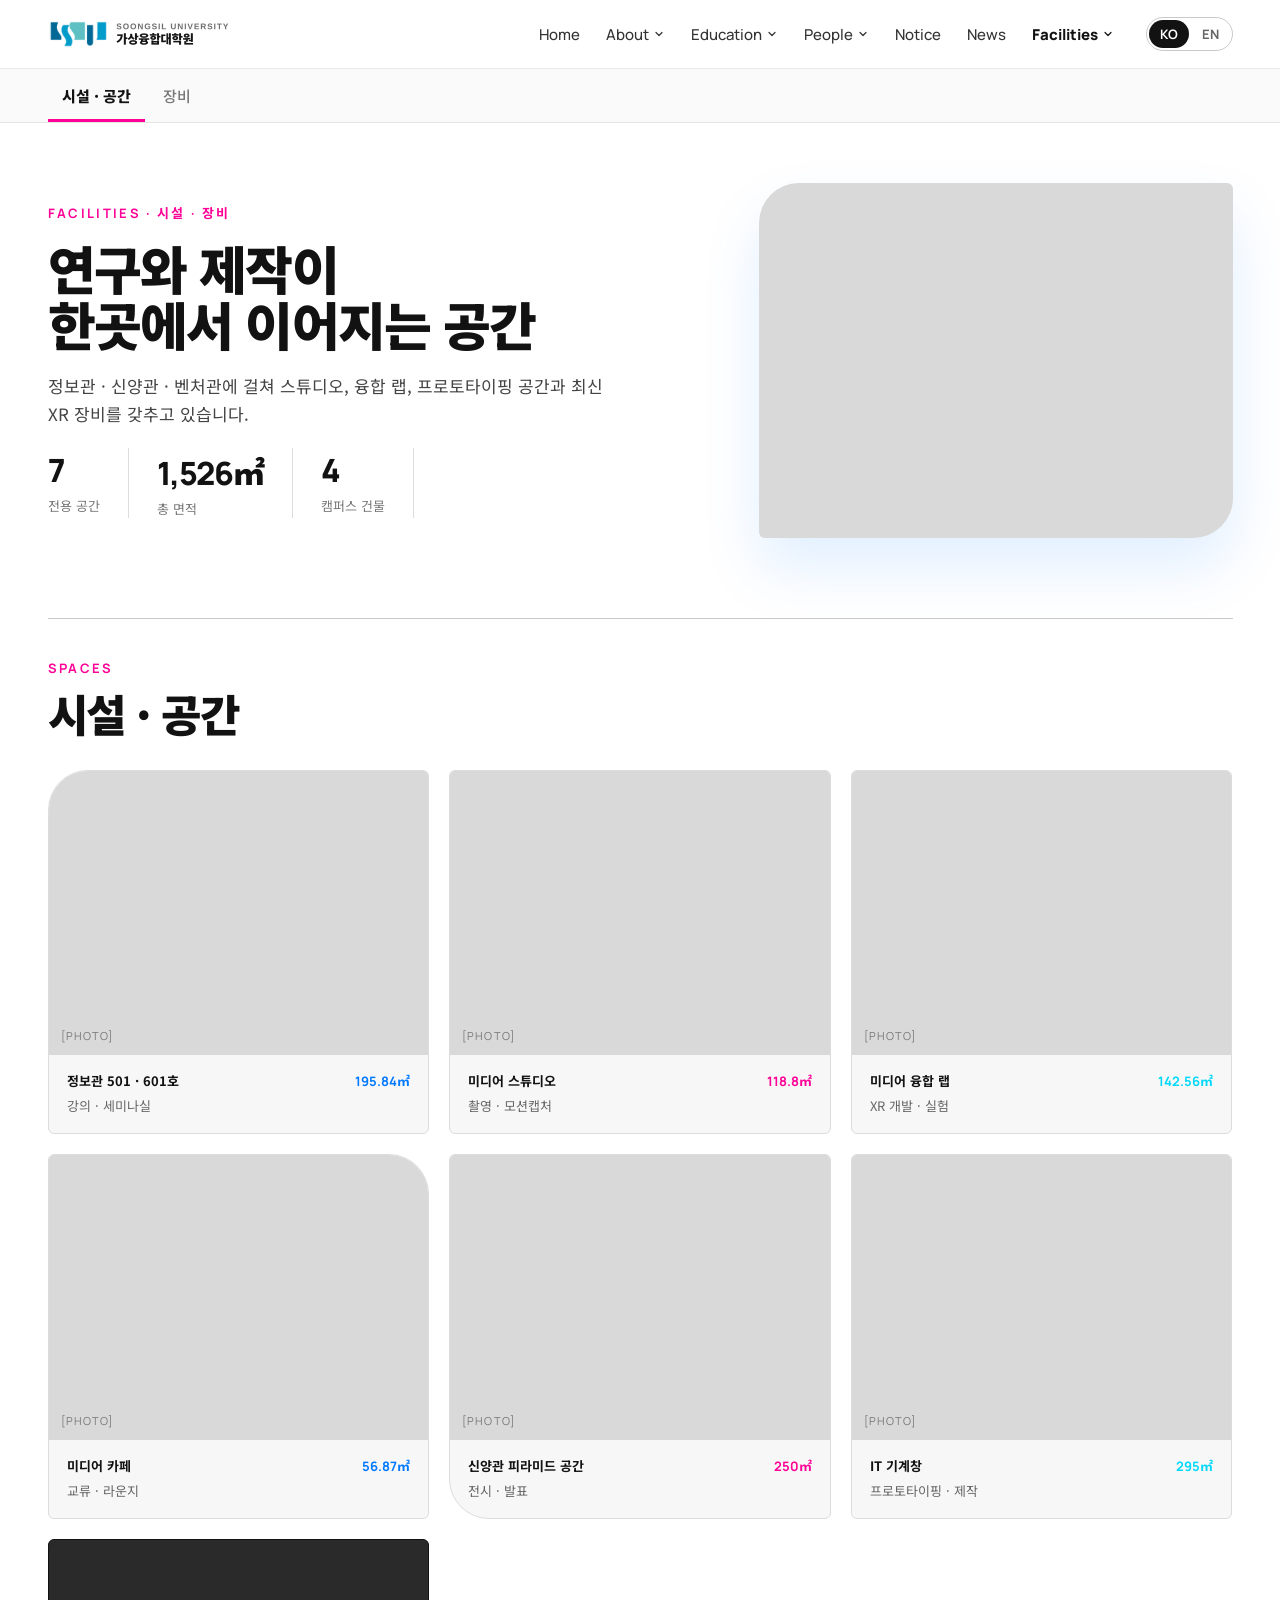
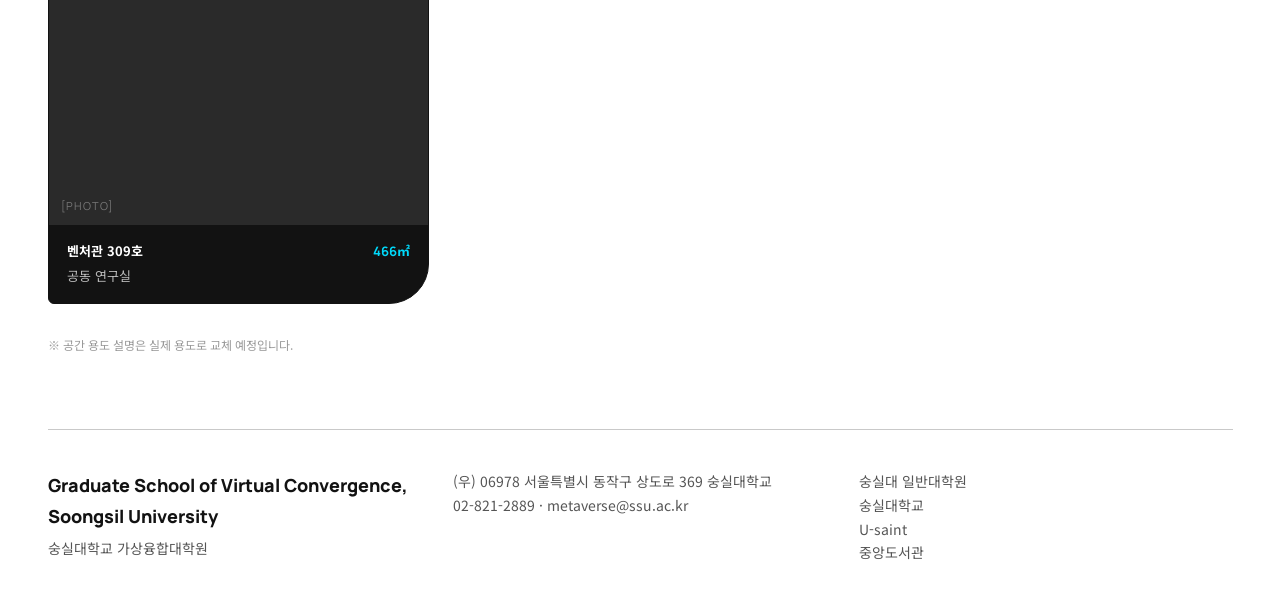
<file: facilities.html>
<!doctype html>
<html lang="ko">
<head>
<meta charset="utf-8">
<meta name="viewport" content="width=device-width,initial-scale=1">
<title>시설 · 공간 | 숭실대학교 가상융합대학원</title>
<meta name="description" content="숭실대학교 가상융합대학원 — XR·AI·콘텐츠를 잇는 융합 대학원">
<link rel="icon" href="assets/favicon.ico">
<link rel="apple-touch-icon" href="assets/favicon.png">
<link rel="preconnect" href="https://fonts.googleapis.com"><link rel="preconnect" href="https://fonts.gstatic.com" crossorigin>
<link rel="stylesheet" href="https://fonts.googleapis.com/css2?family=Manrope:wght@500;700;800&family=Noto+Sans+KR:wght@400;500;700;900&display=swap">
<link rel="stylesheet" href="assets/site.css">
<style>.s-f1 h2{font-size:clamp(28px,3.5vw,44px);letter-spacing:-.03em;font-weight:900;margin-top:12px}.s-f1 .hero{display:grid;grid-template-columns:7fr 5fr;gap:48px;align-items:center;padding:32px 0 24px}.s-f1 .hero.one{grid-template-columns:1fr;padding-bottom:8px}.s-f1 h1{font-size:clamp(34px,4.3vw,52px);letter-spacing:-.035em;font-weight:900;line-height:1.08;margin:18px 0 20px}html[lang=en] .s-f1 h1{font-size:clamp(30px,3.8vw,46px)}.s-f1 .lead{font-size:17px;line-height:1.65;color:#444;max-width:560px}.s-f1 .chips{display:flex;gap:8px;flex-wrap:wrap;margin-top:22px}.s-f1 .chip{display:inline-flex;align-items:center;gap:8px;padding:7px 13px;border-radius:999px;border:1px solid #DDD;font-size:13px;font-weight:700}.s-f1 .chip i{width:10px;height:10px;border-radius:50%}.s-f1 .stats{display:flex;gap:28px;margin-top:20px}.s-f1 .stats div{display:flex;flex-direction:column;gap:4px;padding-right:28px;border-right:1px solid #DDD}.s-f1 .stats b{font-size:32px;font-weight:900;letter-spacing:-.03em}.s-f1 .stats span{font-size:13px;color:#777}.s-f1 .ph{aspect-ratio:4/3;border-radius:40px 6px 40px 6px;background:#D9D9D9 url("https://images.unsplash.com/photo-1626379953822-baec19c3accd?w=1200&h=900&fit=crop&q=80") center/cover no-repeat;box-shadow:0 30px 60px rgba(0,120,255,.12)}.s-f1 .sec{padding:40px 0 8px;border-top:1px solid #C9C9C9;display:flex;flex-direction:column;gap:32px}.s-f1 .sec2{padding:56px 0 8px;display:flex;flex-direction:column;gap:32px}.s-f1 .card{background:#F7F7F7;border:1px solid #DDD;border-radius:6px}.s-f1 .dark{background:#121212;color:#fff;border-radius:6px;padding:48px 44px 40px;margin-top:20px}.s-f1 .dark .eyebrow{color:#00D9FA}.s-f1 .note{font-size:12px;color:#999}.s-f1 .btn{display:inline-flex;align-items:center;gap:10px;font-size:14px;font-weight:700;padding:13px 20px;border-radius:999px;background:#121212;color:#fff}.s-f1 .btn.o{background:transparent;border:1.5px solid #121212;color:#121212}.s-f1 .btn.w{background:#fff;color:#121212}.s-f1 .cta{margin-top:56px;background:#F7F7F7;border:1px solid #DDD;border-radius:6px 40px 6px 40px;padding:40px 44px;display:flex;align-items:center;justify-content:space-between;gap:32px;flex-wrap:wrap}.s-f1 .cta .h{font-size:26px;font-weight:900;letter-spacing:-.02em}.s-f1 .cta .s{font-size:15px;color:#555;margin-top:6px}.s-f1 .btns{display:flex;gap:10px;flex-wrap:wrap}.s-f1 .orb{position:absolute;right:-30px;top:-30px;width:160px;height:160px;border-radius:50%;opacity:.14}@media(max-width:760px){.s-f1 .hero{grid-template-columns:1fr;gap:24px}}.s-f2 h2{font-size:clamp(28px,3.5vw,44px);letter-spacing:-.03em;font-weight:900;margin-top:12px}.s-f2 .hero{display:grid;grid-template-columns:7fr 5fr;gap:48px;align-items:center;padding:32px 0 24px}.s-f2 .hero.one{grid-template-columns:1fr;padding-bottom:8px}.s-f2 h1{font-size:clamp(34px,4.3vw,52px);letter-spacing:-.035em;font-weight:900;line-height:1.08;margin:18px 0 20px}html[lang=en] .s-f2 h1{font-size:clamp(30px,3.8vw,46px)}.s-f2 .lead{font-size:17px;line-height:1.65;color:#444;max-width:560px}.s-f2 .chips{display:flex;gap:8px;flex-wrap:wrap;margin-top:22px}.s-f2 .chip{display:inline-flex;align-items:center;gap:8px;padding:7px 13px;border-radius:999px;border:1px solid #DDD;font-size:13px;font-weight:700}.s-f2 .chip i{width:10px;height:10px;border-radius:50%}.s-f2 .stats{display:flex;gap:28px;margin-top:20px}.s-f2 .stats div{display:flex;flex-direction:column;gap:4px;padding-right:28px;border-right:1px solid #DDD}.s-f2 .stats b{font-size:32px;font-weight:900;letter-spacing:-.03em}.s-f2 .stats span{font-size:13px;color:#777}.s-f2 .ph{aspect-ratio:4/3;border-radius:40px 6px 40px 6px;background:#D9D9D9 url("__IMG__") center/cover no-repeat;box-shadow:0 30px 60px rgba(0,120,255,.12)}.s-f2 .sec{padding:40px 0 8px;border-top:1px solid #C9C9C9;display:flex;flex-direction:column;gap:32px}.s-f2 .sec2{padding:56px 0 8px;display:flex;flex-direction:column;gap:32px}.s-f2 .card{background:#F7F7F7;border:1px solid #DDD;border-radius:6px}.s-f2 .dark{background:#121212;color:#fff;border-radius:6px;padding:48px 44px 40px;margin-top:20px}.s-f2 .dark .eyebrow{color:#00D9FA}.s-f2 .note{font-size:12px;color:#999}.s-f2 .btn{display:inline-flex;align-items:center;gap:10px;font-size:14px;font-weight:700;padding:13px 20px;border-radius:999px;background:#121212;color:#fff}.s-f2 .btn.o{background:transparent;border:1.5px solid #121212;color:#121212}.s-f2 .btn.w{background:#fff;color:#121212}.s-f2 .cta{margin-top:56px;background:#F7F7F7;border:1px solid #DDD;border-radius:6px 40px 6px 40px;padding:40px 44px;display:flex;align-items:center;justify-content:space-between;gap:32px;flex-wrap:wrap}.s-f2 .cta .h{font-size:26px;font-weight:900;letter-spacing:-.02em}.s-f2 .cta .s{font-size:15px;color:#555;margin-top:6px}.s-f2 .btns{display:flex;gap:10px;flex-wrap:wrap}.s-f2 .orb{position:absolute;right:-30px;top:-30px;width:160px;height:160px;border-radius:50%;opacity:.14}@media(max-width:760px){.s-f2 .hero{grid-template-columns:1fr;gap:24px}}.s-f2 .g4{display:grid;grid-template-columns:repeat(3,minmax(0,1fr));gap:20px}.s-f2 .sc{padding:0;overflow:hidden;display:flex;flex-direction:column}.s-f2 .sc.dk{background:#121212;border-color:#121212;color:#fff}.s-f2 .sc .img{aspect-ratio:4/3;background:#D9D9D9;display:flex;align-items:flex-end;padding:12px;font-size:11px;color:#777;letter-spacing:.1em}.s-f2 .sc.dk .img{background:#2A2A2A}.s-f2 .sc .bd{padding:16px 18px 18px;display:flex;flex-direction:column;gap:6px}.s-f2 .sc .nm{display:flex;justify-content:space-between;align-items:baseline;gap:8px;font-size:17px;font-weight:800}.s-f2 .sc .nm span{font-size:13px;font-weight:700}.s-f2 .sc .u{font-size:13px;color:#666}.s-f2 .sc.dk .u{color:#BBB}.s-f2 .sc:nth-child(1){border-radius:40px 6px 6px 6px}.s-f2 .sc:nth-child(4){border-radius:6px 40px 6px 6px}.s-f2 .sc:nth-child(5){border-radius:6px 6px 6px 40px}.s-f2 .sc:nth-child(7){border-radius:6px 6px 40px 6px}.s-f2 .ph{background-size:cover!important;background-position:center top!important}.s-f2 .ph[style] span{display:none}@media(max-width:1000px){.s-f2 .g4{grid-template-columns:repeat(2,1fr)}}@media(max-width:600px){.s-f2 .g4{grid-template-columns:1fr}}.s-foot .ft{border-top:1px solid #C9C9C9;padding:40px 0 24px;display:grid;grid-template-columns:repeat(3,minmax(0,1fr));gap:32px;font-size:14px;color:#555;line-height:1.7}.s-foot .brand{font-size:18px;font-weight:800;color:#121212;display:block;margin-bottom:6px}.s-foot .links{display:flex;flex-direction:column}.s-foot .links a:hover{color:#0078FF}@media(max-width:760px){.s-foot .ft{grid-template-columns:1fr;gap:20px}}</style>
</head>
<body>
<a class="skip" href="#main" style="position:absolute;left:-9999px">본문 바로가기</a>
<header class="hd"><div class="container">
<a class="logo" href="index.html" aria-label="숭실대학교 가상융합대학원 홈"><img src="assets/logo.png" alt="Soongsil University 가상융합대학원" width="186" height="30"></a>
<ul class="nav" id="nav"><li><a href="index.html"><span data-ko="Home" data-en="Home">Home</span></a></li><li><a href="about.html" aria-haspopup="true"><span data-ko="About" data-en="About">About</span><svg class="caret" viewBox="0 0 24 24" fill="none" stroke="currentColor" stroke-width="2.4" stroke-linecap="round" stroke-linejoin="round"><path d="M6 9l6 6 6-6"/></svg></a><div class="dd"><a href="about.html"><span data-ko="학과 소개" data-en="About">학과 소개</span></a><a href="research.html"><span data-ko="연구 분야" data-en="Research Areas">연구 분야</span></a><a href="majors.html"><span data-ko="전공/학위 과정" data-en="Majors &amp; Degrees">전공/학위 과정</span></a></div></li><li><a href="curriculum.html" aria-haspopup="true"><span data-ko="Education" data-en="Education">Education</span><svg class="caret" viewBox="0 0 24 24" fill="none" stroke="currentColor" stroke-width="2.4" stroke-linecap="round" stroke-linejoin="round"><path d="M6 9l6 6 6-6"/></svg></a><div class="dd"><a href="curriculum.html"><span data-ko="커리큘럼" data-en="Curriculum">커리큘럼</span></a><a href="education.html"><span data-ko="입학 안내" data-en="Admissions">입학 안내</span></a></div></li><li><a href="people.html" aria-haspopup="true"><span data-ko="People" data-en="People">People</span><svg class="caret" viewBox="0 0 24 24" fill="none" stroke="currentColor" stroke-width="2.4" stroke-linecap="round" stroke-linejoin="round"><path d="M6 9l6 6 6-6"/></svg></a><div class="dd"><a href="people.html"><span data-ko="교수진" data-en="Faculty">교수진</span></a></div></li><li><a href="notice.html"><span data-ko="Notice" data-en="Notice">Notice</span></a></li><li><a href="news.html"><span data-ko="News" data-en="News">News</span></a></li><li class="on"><a href="facilities.html" aria-haspopup="true"><span data-ko="Facilities" data-en="Facilities">Facilities</span><svg class="caret" viewBox="0 0 24 24" fill="none" stroke="currentColor" stroke-width="2.4" stroke-linecap="round" stroke-linejoin="round"><path d="M6 9l6 6 6-6"/></svg></a><div class="dd"><a href="facilities.html" class="on"><span data-ko="시설 · 공간" data-en="Facilities">시설 · 공간</span></a><a href="equipment.html"><span data-ko="장비" data-en="Equipment">장비</span></a></div></li></ul>
<div class="tg en" role="group" aria-label="Language"><button data-lang="ko" onclick="ssuSetLang('ko')">KO</button><button data-lang="en" onclick="ssuSetLang('en')">EN</button></div>
<button class="burger" aria-label="메뉴" aria-controls="nav" aria-expanded="false"><span></span></button>
</div></header>
<nav class="subnav" aria-label="서브 메뉴"><div class="container"><a href="facilities.html" class="on" aria-current="page"><span data-ko="시설 · 공간" data-en="Facilities">시설 · 공간</span></a><a href="equipment.html"><span data-ko="장비" data-en="Equipment">장비</span></a></div></nav>
<main id="main">
<section class="blk s-f1"><div class="container"><div class="hero"><div><div class="eyebrow en"><span data-ko="FACILITIES · 시설 · 장비" data-en="FACILITIES &amp; EQUIPMENT">FACILITIES · 시설 · 장비</span></div><h1 data-ko="연구와 제작이&lt;br&gt;한곳에서 이어지는 공간" data-en="Spaces where research&lt;br&gt;and making happen together">연구와 제작이<br>한곳에서 이어지는 공간</h1><p class="lead" data-ko="정보관 · 신양관 · 벤처관에 걸쳐 스튜디오, 융합 랩, 프로토타이핑 공간과 최신 XR 장비를 갖추고 있습니다." data-en="Studios, convergence labs, prototyping space and current XR equipment across the Information, Shinyang and Venture buildings.">정보관 · 신양관 · 벤처관에 걸쳐 스튜디오, 융합 랩, 프로토타이핑 공간과 최신 XR 장비를 갖추고 있습니다.</p><div class="stats"><div><b class="en">7</b><span data-ko="전용 공간" data-en="Dedicated spaces">전용 공간</span></div><div><b class="en">1,526㎡</b><span data-ko="총 면적" data-en="Total floor area">총 면적</span></div><div><b class="en">4</b><span data-ko="캠퍼스 건물" data-en="Campus buildings">캠퍼스 건물</span></div></div></div><div class="ph" role="img"></div></div></div></section><section class="blk s-f2"><div class="container"><div class="sec"><div><div class="eyebrow en">SPACES</div><h2 data-ko="시설 · 공간" data-en="Spaces">시설 · 공간</h2></div><div class="g4"><div class="card sc"><div class="img en">[PHOTO]</div><div class="bd"><div class="nm"><span data-ko="정보관 501 · 601호" data-en="Information Bldg. 501 · 601">정보관 501 · 601호</span><span class="en" style="color:#0078FF">195.84㎡</span></div><span class="u" data-ko="강의 · 세미나실" data-en="Lecture &amp; seminar">강의 · 세미나실</span></div></div><div class="card sc"><div class="img en">[PHOTO]</div><div class="bd"><div class="nm"><span data-ko="미디어 스튜디오" data-en="Media Studio">미디어 스튜디오</span><span class="en" style="color:#FE0197">118.8㎡</span></div><span class="u" data-ko="촬영 · 모션캡처" data-en="Shooting &amp; motion capture">촬영 · 모션캡처</span></div></div><div class="card sc"><div class="img en">[PHOTO]</div><div class="bd"><div class="nm"><span data-ko="미디어 융합 랩" data-en="Media Convergence Lab">미디어 융합 랩</span><span class="en" style="color:#00D9FA">142.56㎡</span></div><span class="u" data-ko="XR 개발 · 실험" data-en="XR development &amp; experiments">XR 개발 · 실험</span></div></div><div class="card sc"><div class="img en">[PHOTO]</div><div class="bd"><div class="nm"><span data-ko="미디어 카페" data-en="Media Café">미디어 카페</span><span class="en" style="color:#0078FF">56.87㎡</span></div><span class="u" data-ko="교류 · 라운지" data-en="Lounge &amp; meetups">교류 · 라운지</span></div></div><div class="card sc"><div class="img en">[PHOTO]</div><div class="bd"><div class="nm"><span data-ko="신양관 피라미드 공간" data-en="Shinyang Pyramid Hall">신양관 피라미드 공간</span><span class="en" style="color:#FE0197">250㎡</span></div><span class="u" data-ko="전시 · 발표" data-en="Exhibition &amp; presentation">전시 · 발표</span></div></div><div class="card sc"><div class="img en">[PHOTO]</div><div class="bd"><div class="nm"><span data-ko="IT 기계창" data-en="IT Machine Shop">IT 기계창</span><span class="en" style="color:#00D9FA">295㎡</span></div><span class="u" data-ko="프로토타이핑 · 제작" data-en="Prototyping &amp; fabrication">프로토타이핑 · 제작</span></div></div><div class="card sc dk"><div class="img en">[PHOTO]</div><div class="bd"><div class="nm"><span data-ko="벤처관 309호" data-en="Venture Bldg. 309">벤처관 309호</span><span class="en" style="color:#00D9FA">466㎡</span></div><span class="u" data-ko="공동 연구실" data-en="Shared research space">공동 연구실</span></div></div></div><span class="note" data-ko="※ 공간 용도 설명은 실제 용도로 교체 예정입니다." data-en="Space uses will be replaced with the actual purpose of each room.">※ 공간 용도 설명은 실제 용도로 교체 예정입니다.</span></div></div></section>
</main>
<footer class="foot s-foot"><div class="container"><div class="ft">
<div><span class="brand en">Graduate School of Virtual Convergence, Soongsil University</span><span data-ko="숭실대학교 가상융합대학원" data-en="숭실대학교 가상융합대학원 · Seoul, Korea">숭실대학교 가상융합대학원</span></div>
<div><span data-ko="(우) 06978 서울특별시 동작구 상도로 369 숭실대학교" data-en="369 Sangdo-ro, Dongjak-gu, Seoul 06978, Korea · Soongsil University">(우) 06978 서울특별시 동작구 상도로 369 숭실대학교</span><br>02-821-2889 · metaverse@ssu.ac.kr</div>
<div class="links"><a href="https://grad.ssu.ac.kr" target="_blank" rel="noopener"><span data-ko="숭실대 일반대학원" data-en="Graduate School (General)">숭실대 일반대학원</span></a><a href="https://ssu.ac.kr" target="_blank" rel="noopener"><span data-ko="숭실대학교" data-en="Soongsil University">숭실대학교</span></a><a href="https://saint.ssu.ac.kr" target="_blank" rel="noopener">U-saint</a><a href="https://oasis.ssu.ac.kr" target="_blank" rel="noopener"><span data-ko="중앙도서관" data-en="Central Library">중앙도서관</span></a></div>
</div></div></footer>
<script src="assets/site.js"></script>
<script>
(function(){
 function slug(n){return n}
 window.ssuContent=fetch('data/content.json?_='+Math.floor(Date.now()/60000),{cache:'no-store'}).then(function(r){return r.json()}).catch(function(){return {settings:{},notice:[],news:[],faculty:{}}});
 window.ssuContent.then(function(c){
  var s=c.settings||{};
  document.querySelectorAll('[data-setting]').forEach(function(a){var v=s[a.getAttribute('data-setting')];if(v){a.href=v;a.classList.remove('disabled')}});
  var fac=c.faculty||{};
  document.querySelectorAll('[data-name]').forEach(function(el){
   var name=el.getAttribute('data-name');var ph=el.querySelector('.ph,.pic');if(!ph)return;
   var src=fac[name];if(!src)return;
   var im=new Image();im.onload=function(){ph.style.backgroundImage='url("'+src+'")';ph.style.backgroundSize='cover';ph.style.backgroundPosition='center top'};im.src=src});
 });
})();
</script>
</body>
</html>
</file>
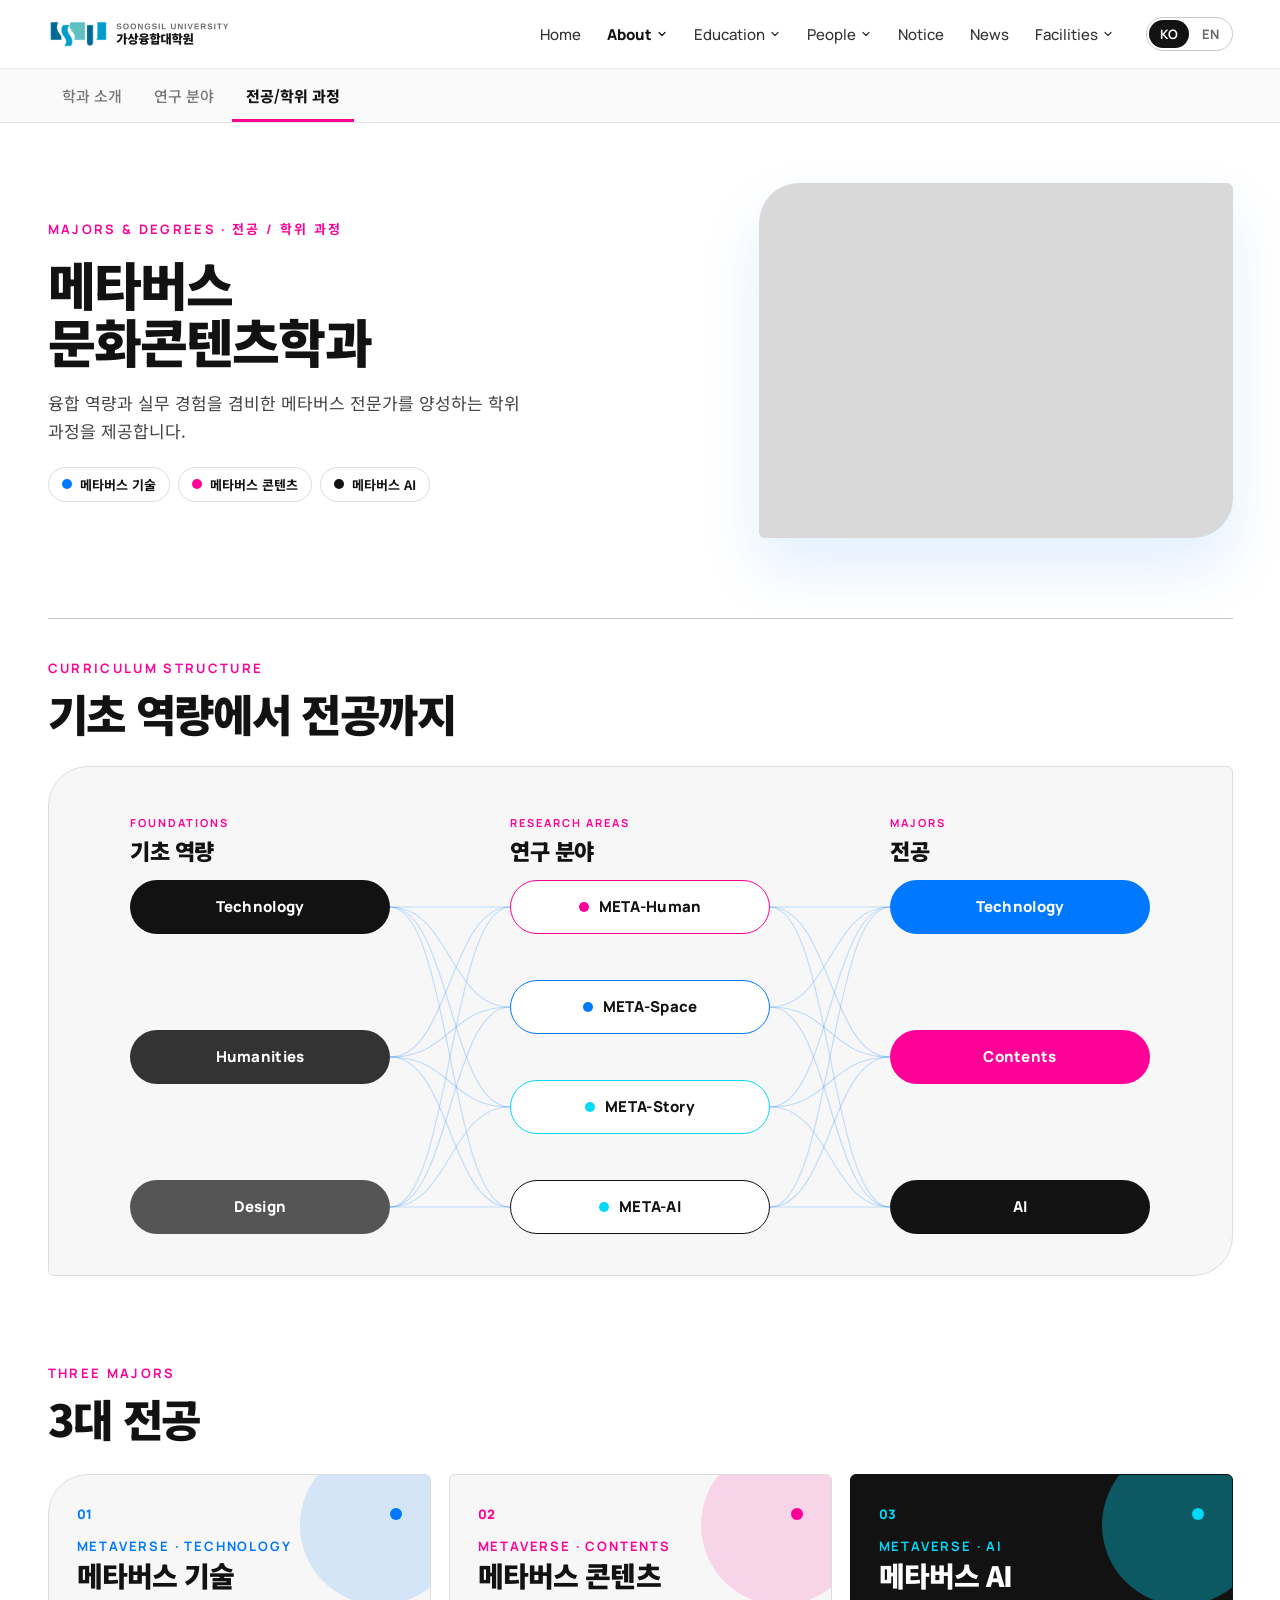
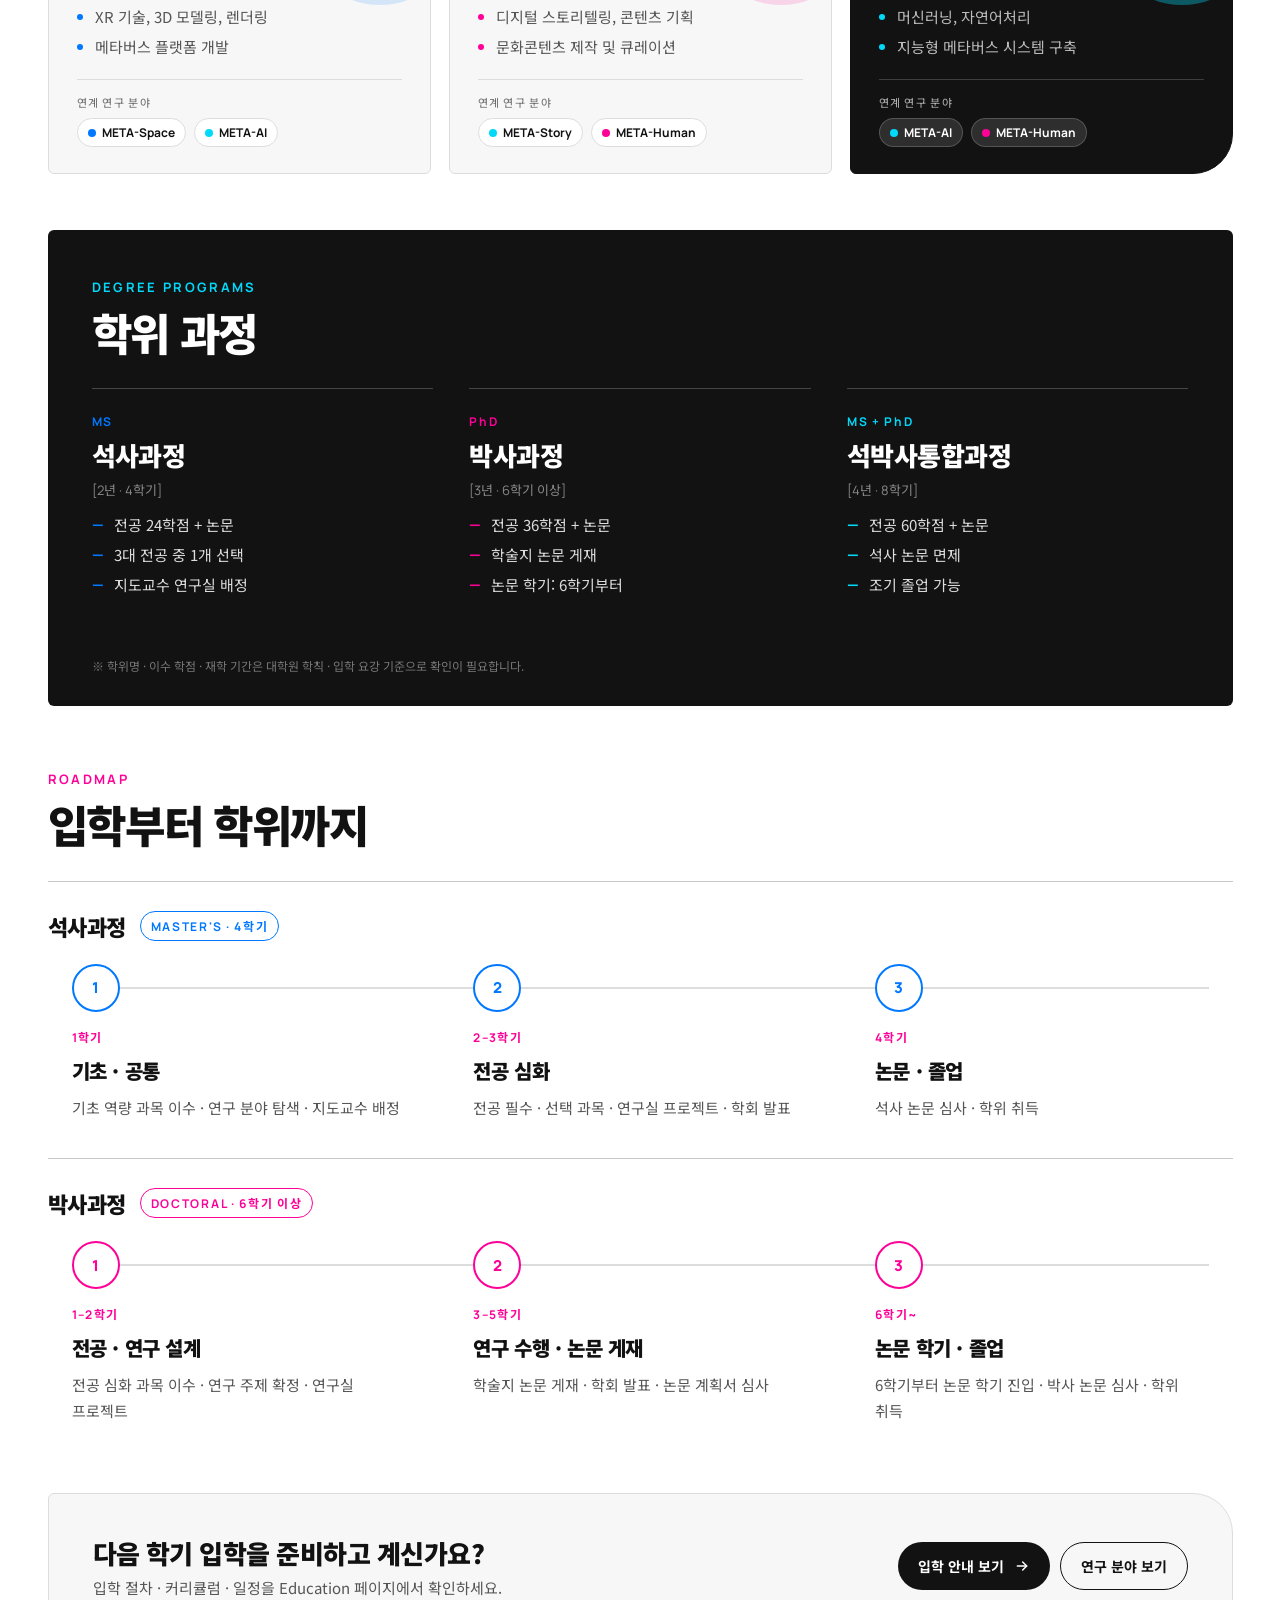
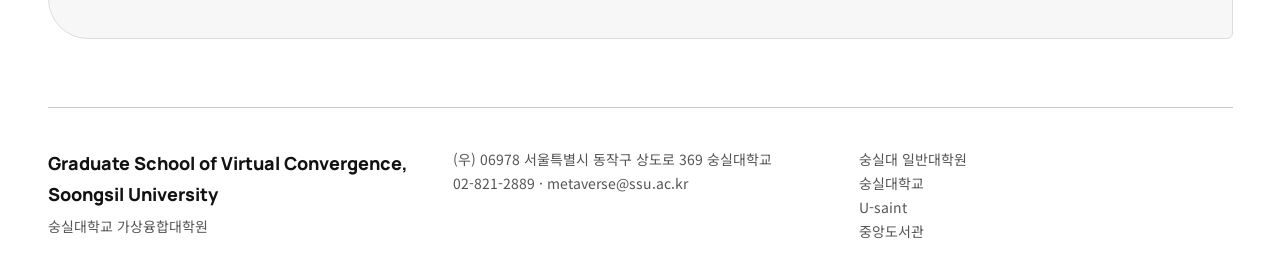
<file: majors.html>
<!doctype html>
<html lang="ko">
<head>
<meta charset="utf-8">
<meta name="viewport" content="width=device-width,initial-scale=1">
<title>전공/학위 과정 | 숭실대학교 가상융합대학원</title>
<meta name="description" content="숭실대학교 가상융합대학원 — XR·AI·콘텐츠를 잇는 융합 대학원">
<link rel="icon" href="assets/favicon.ico">
<link rel="apple-touch-icon" href="assets/favicon.png">
<link rel="preconnect" href="https://fonts.googleapis.com"><link rel="preconnect" href="https://fonts.gstatic.com" crossorigin>
<link rel="stylesheet" href="https://fonts.googleapis.com/css2?family=Manrope:wght@500;700;800&family=Noto+Sans+KR:wght@400;500;700;900&display=swap">
<link rel="stylesheet" href="assets/site.css">
<style>.s-m1 .hero{display:grid;grid-template-columns:7fr 5fr;gap:48px;align-items:center;padding:32px 0 24px}.s-m1 .kicker{font-size:13px;letter-spacing:.18em;color:#FE0197;font-weight:700}.s-m1 h1{font-size:clamp(34px,4.3vw,52px);letter-spacing:-.035em;font-weight:900;line-height:1.08;margin:18px 0 20px}html[lang=en] .s-m1 h1{font-size:clamp(30px,3.8vw,46px)}.s-m1 .lead{font-size:17px;line-height:1.65;color:#444;max-width:520px}.s-m1 .chips{display:flex;gap:8px;flex-wrap:wrap;margin-top:22px}.s-m1 .chip{display:inline-flex;align-items:center;gap:8px;padding:7px 13px;border-radius:999px;border:1px solid #DDD;font-size:13px;font-weight:700}.s-m1 .chip i{width:10px;height:10px;border-radius:50%}.s-m1 .ph{aspect-ratio:4/3;border-radius:40px 6px 40px 6px;background:#D9D9D9 url("https://images.unsplash.com/photo-1593508512255-86ab42a8e620?w=1200&h=900&fit=crop&q=80") center/cover no-repeat;box-shadow:0 30px 60px rgba(0,120,255,.12)}@media(max-width:760px){.s-m1 .hero{grid-template-columns:1fr;gap:24px}}.s-m2 h2{font-size:clamp(28px,3.5vw,44px);letter-spacing:-.03em;font-weight:900;margin-top:12px}.s-m2 .sec{padding:40px 0 8px;border-top:1px solid #C9C9C9;display:flex;flex-direction:column;gap:28px}.s-m2 .card{background:#F7F7F7;border:1px solid #DDD;border-radius:40px 6px 40px 6px;padding:48px 24px 24px;display:flex;justify-content:center;overflow:hidden}.s-m2 .dg{position:relative;width:1020px;height:436px;flex-shrink:0;display:grid;grid-template-columns:repeat(3,260px);column-gap:120px}.s-m2 .ln{position:absolute;inset:0;width:100%;height:420px;pointer-events:none}.s-m2 .ln path{fill:none;stroke:#0078FF;stroke-width:1.2;opacity:.22}.s-m2 .pc{position:relative}.s-m2 .ph2{display:flex;flex-direction:column;gap:4px}.s-m2 .ttl{font-size:22px;font-weight:900;letter-spacing:-.02em}.s-m2 .nd{position:absolute;left:0;right:0;height:54px;display:flex;align-items:center;justify-content:center;gap:10px;border-radius:999px;font-size:15px;font-weight:800;letter-spacing:.02em;color:#fff}.s-m2 .nd.o{background:#fff;border:1.5px solid;color:#121212}.s-m2 .nd i{width:10px;height:10px;border-radius:50%}@media(max-width:1100px){.s-m2 .dg{transform:scale(.85);transform-origin:top left}.s-m2 .card{min-height:420px}}@media(max-width:900px){.s-m2 .dg{transform:scale(.68)}.s-m2 .card{min-height:340px}}@media(max-width:700px){.s-m2 .dg{transform:scale(.5)}.s-m2 .card{min-height:260px;padding:24px 12px}}.s-m3 h2{font-size:clamp(28px,3.5vw,44px);letter-spacing:-.03em;font-weight:900;margin-top:12px}.s-m3 .head{padding-top:24px}.s-m3 .grid{display:grid;grid-template-columns:repeat(3,minmax(0,1fr));gap:18px;margin-top:32px}.s-m3 .c{position:relative;overflow:hidden;background:#F7F7F7;border:1px solid #DDD;border-radius:6px;padding:30px 28px 26px;min-height:300px;display:flex;flex-direction:column;gap:14px}.s-m3 .c:nth-child(1){border-radius:40px 6px 6px 6px}.s-m3 .c:nth-child(3){border-radius:6px 6px 40px 6px;background:#121212;border-color:#121212;color:#fff}.s-m3 .c .orb{position:absolute;right:-30px;top:-30px;width:160px;height:160px;border-radius:50%;opacity:.14}.s-m3 .c:nth-child(3) .orb{opacity:.35}.s-m3 .top{display:flex;justify-content:space-between;align-items:center}.s-m3 .top .n{font-size:13px;font-weight:800}.s-m3 .top .dot{width:12px;height:12px;border-radius:50%}.s-m3 .pre{font-size:13px;letter-spacing:.14em;font-weight:700}.s-m3 .w{font-size:28px;font-weight:900;letter-spacing:-.03em;line-height:1.15;margin-top:4px}.s-m3 .li{display:flex;gap:12px;font-size:15px;line-height:1.6;color:#555}.s-m3 .c:nth-child(3) .li{color:#BBB}.s-m3 .li i{margin-top:9px;width:6px;height:6px;border-radius:50%;flex-shrink:0}.s-m3 .rel{margin-top:auto;padding-top:14px;border-top:1px solid #DDD;display:flex;flex-direction:column;gap:8px}.s-m3 .c:nth-child(3) .rel{border-color:rgba(255,255,255,.18)}.s-m3 .rel .lb{font-size:11px;letter-spacing:.12em;color:#666}.s-m3 .c:nth-child(3) .rel .lb{color:#BBB}.s-m3 .kws{display:flex;flex-wrap:wrap;gap:8px}.s-m3 .kw{display:inline-flex;align-items:center;gap:6px;font-size:12px;font-weight:700;padding:5px 10px;border-radius:999px;background:#fff;border:1px solid #DDD}.s-m3 .c:nth-child(3) .kw{background:rgba(255,255,255,.12);border-color:rgba(255,255,255,.18)}.s-m3 .kw i{width:8px;height:8px;border-radius:50%}html[lang=en] .s-m3 .w{font-size:26px}@media(max-width:900px){.s-m3 .grid{grid-template-columns:1fr}.s-m3 .c{min-height:0}}.s-m4 h2{font-size:clamp(28px,3.5vw,44px);letter-spacing:-.03em;font-weight:900;margin-top:12px}.s-m4 .dark{background:#121212;color:#fff;border-radius:6px;padding:48px 44px 32px;display:flex;flex-direction:column;gap:32px}.s-m4 .dark .eyebrow{color:#00D9FA}.s-m4 .dg3{display:grid;grid-template-columns:repeat(3,minmax(0,1fr));gap:0 36px}.s-m4 .d{display:flex;flex-direction:column;gap:10px;padding:24px 0 28px;border-top:1px solid rgba(255,255,255,.22)}.s-m4 .d .k{font-size:12px;letter-spacing:.14em;font-weight:700}.s-m4 .d .nm{font-size:26px;font-weight:900;letter-spacing:-.02em;line-height:1.15}.s-m4 .d .du{font-size:13px;color:#888}.s-m4 .d .it{display:flex;gap:10px;font-size:15px;line-height:1.6;color:#DDD}.s-m4 .d .it b{font-weight:800}.s-m4 .note{font-size:12px;color:#777}.s-m4 .road{padding:64px 0 0;display:flex;flex-direction:column;gap:32px}.s-m4 .trk{display:flex;flex-direction:column;gap:22px;padding:28px 0 6px;border-top:1px solid #C9C9C9}.s-m4 .th{display:flex;align-items:center;gap:14px}.s-m4 .th .nm{font-size:22px;font-weight:900;letter-spacing:-.02em}.s-m4 .th .tg{font-size:12px;letter-spacing:.14em;font-weight:700;padding:5px 10px;border:1px solid;border-radius:999px}.s-m4 .steps{position:relative;display:grid;grid-template-columns:repeat(3,minmax(0,1fr));gap:20px}.s-m4 .steps:before{content:"";position:absolute;left:24px;right:24px;top:23px;height:2px;background:#DDD}.s-m4 .st{position:relative;display:flex;flex-direction:column;gap:10px;padding:0 24px}.s-m4 .st .no{width:48px;height:48px;border-radius:50%;background:#fff;border:2px solid;display:flex;align-items:center;justify-content:center;font-size:15px;font-weight:800;position:relative;z-index:1}.s-m4 .st .wh{font-size:12px;letter-spacing:.12em;color:#FE0197;font-weight:700;margin-top:6px}.s-m4 .st .tt{font-size:20px;font-weight:900;letter-spacing:-.02em}.s-m4 .st .ds{font-size:15px;line-height:1.7;color:#555}.s-m4 .cta{margin-top:64px;background:#F7F7F7;border:1px solid #DDD;border-radius:6px 40px 6px 40px;padding:40px 44px;display:flex;align-items:center;justify-content:space-between;gap:32px;flex-wrap:wrap}.s-m4 .cta .h{font-size:26px;font-weight:900;letter-spacing:-.02em}.s-m4 .cta .s{font-size:15px;color:#555;margin-top:6px}.s-m4 .btns{display:flex;gap:10px;flex-wrap:wrap}.s-m4 .btn{display:inline-flex;align-items:center;gap:10px;font-size:14px;font-weight:700;padding:13px 20px;border-radius:999px;background:#121212;color:#fff}.s-m4 .btn.o{background:transparent;border:1.5px solid #121212;color:#121212}@media(max-width:900px){.s-m4 .dg3,.s-m4 .steps{grid-template-columns:1fr}.s-m4 .steps:before{display:none}.s-m4 .dark{padding:32px 26px 24px}}.s-foot .ft{border-top:1px solid #C9C9C9;padding:40px 0 24px;display:grid;grid-template-columns:repeat(3,minmax(0,1fr));gap:32px;font-size:14px;color:#555;line-height:1.7}.s-foot .brand{font-size:18px;font-weight:800;color:#121212;display:block;margin-bottom:6px}.s-foot .links{display:flex;flex-direction:column}.s-foot .links a:hover{color:#0078FF}@media(max-width:760px){.s-foot .ft{grid-template-columns:1fr;gap:20px}}</style>
</head>
<body>
<a class="skip" href="#main" style="position:absolute;left:-9999px">본문 바로가기</a>
<header class="hd"><div class="container">
<a class="logo" href="index.html" aria-label="숭실대학교 가상융합대학원 홈"><img src="assets/logo.png" alt="Soongsil University 가상융합대학원" width="186" height="30"></a>
<ul class="nav" id="nav"><li><a href="index.html"><span data-ko="Home" data-en="Home">Home</span></a></li><li class="on"><a href="about.html" aria-haspopup="true"><span data-ko="About" data-en="About">About</span><svg class="caret" viewBox="0 0 24 24" fill="none" stroke="currentColor" stroke-width="2.4" stroke-linecap="round" stroke-linejoin="round"><path d="M6 9l6 6 6-6"/></svg></a><div class="dd"><a href="about.html"><span data-ko="학과 소개" data-en="About">학과 소개</span></a><a href="research.html"><span data-ko="연구 분야" data-en="Research Areas">연구 분야</span></a><a href="majors.html" class="on"><span data-ko="전공/학위 과정" data-en="Majors &amp; Degrees">전공/학위 과정</span></a></div></li><li><a href="curriculum.html" aria-haspopup="true"><span data-ko="Education" data-en="Education">Education</span><svg class="caret" viewBox="0 0 24 24" fill="none" stroke="currentColor" stroke-width="2.4" stroke-linecap="round" stroke-linejoin="round"><path d="M6 9l6 6 6-6"/></svg></a><div class="dd"><a href="curriculum.html"><span data-ko="커리큘럼" data-en="Curriculum">커리큘럼</span></a><a href="education.html"><span data-ko="입학 안내" data-en="Admissions">입학 안내</span></a></div></li><li><a href="people.html" aria-haspopup="true"><span data-ko="People" data-en="People">People</span><svg class="caret" viewBox="0 0 24 24" fill="none" stroke="currentColor" stroke-width="2.4" stroke-linecap="round" stroke-linejoin="round"><path d="M6 9l6 6 6-6"/></svg></a><div class="dd"><a href="people.html"><span data-ko="교수진" data-en="Faculty">교수진</span></a></div></li><li><a href="notice.html"><span data-ko="Notice" data-en="Notice">Notice</span></a></li><li><a href="news.html"><span data-ko="News" data-en="News">News</span></a></li><li><a href="facilities.html" aria-haspopup="true"><span data-ko="Facilities" data-en="Facilities">Facilities</span><svg class="caret" viewBox="0 0 24 24" fill="none" stroke="currentColor" stroke-width="2.4" stroke-linecap="round" stroke-linejoin="round"><path d="M6 9l6 6 6-6"/></svg></a><div class="dd"><a href="facilities.html"><span data-ko="시설 · 공간" data-en="Facilities">시설 · 공간</span></a><a href="equipment.html"><span data-ko="장비" data-en="Equipment">장비</span></a></div></li></ul>
<div class="tg en" role="group" aria-label="Language"><button data-lang="ko" onclick="ssuSetLang('ko')">KO</button><button data-lang="en" onclick="ssuSetLang('en')">EN</button></div>
<button class="burger" aria-label="메뉴" aria-controls="nav" aria-expanded="false"><span></span></button>
</div></header>
<nav class="subnav" aria-label="서브 메뉴"><div class="container"><a href="about.html"><span data-ko="학과 소개" data-en="About">학과 소개</span></a><a href="research.html"><span data-ko="연구 분야" data-en="Research Areas">연구 분야</span></a><a href="majors.html" class="on" aria-current="page"><span data-ko="전공/학위 과정" data-en="Majors &amp; Degrees">전공/학위 과정</span></a></div></nav>
<main id="main">
<section class="blk s-m1"><div class="container"><div class="hero"><div><div class="kicker en"><span data-ko="MAJORS &amp; DEGREES · 전공 / 학위 과정" data-en="MAJORS &amp; DEGREES">MAJORS & DEGREES · 전공 / 학위 과정</span></div>
<h1 data-ko="메타버스&lt;br&gt;문화콘텐츠학과" data-en="Department of Metaverse&lt;br&gt;Culture &amp; Content">메타버스<br>문화콘텐츠학과</h1>
<p class="lead" data-ko="융합 역량과 실무 경험을 겸비한 메타버스 전문가를 양성하는 학위 과정을 제공합니다." data-en="Degree programs that train metaverse professionals with both convergence skills and hands-on experience.">융합 역량과 실무 경험을 겸비한 메타버스 전문가를 양성하는 학위 과정을 제공합니다.</p>
<div class="chips"><span class="chip"><i style="background:#0078FF"></i><span data-ko="메타버스 기술" data-en="Metaverse Technology">메타버스 기술</span></span><span class="chip"><i style="background:#FE0197"></i><span data-ko="메타버스 콘텐츠" data-en="Metaverse Contents">메타버스 콘텐츠</span></span><span class="chip"><i style="background:#121212"></i><span data-ko="메타버스 AI" data-en="Metaverse AI">메타버스 AI</span></span></div></div><div class="ph" role="img" aria-label="class"></div></div></div></section><section class="blk s-m2"><div class="container"><div class="sec"><div><div class="eyebrow en">CURRICULUM STRUCTURE</div><h2 data-ko="기초 역량에서 전공까지" data-en="From foundations to majors">기초 역량에서 전공까지</h2></div><div class="card"><div class="dg"><svg viewBox="0 0 1020 420" class="ln"><path d="M260 92.0 C 320.0 92.0, 320.0 92.0, 380 92.0"/><path d="M260 92.0 C 320.0 92.0, 320.0 192.0, 380 192.0"/><path d="M260 92.0 C 320.0 92.0, 320.0 292.0, 380 292.0"/><path d="M260 92.0 C 320.0 92.0, 320.0 392.0, 380 392.0"/><path d="M260 242.0 C 320.0 242.0, 320.0 92.0, 380 92.0"/><path d="M260 242.0 C 320.0 242.0, 320.0 192.0, 380 192.0"/><path d="M260 242.0 C 320.0 242.0, 320.0 292.0, 380 292.0"/><path d="M260 242.0 C 320.0 242.0, 320.0 392.0, 380 392.0"/><path d="M260 392.0 C 320.0 392.0, 320.0 92.0, 380 92.0"/><path d="M260 392.0 C 320.0 392.0, 320.0 192.0, 380 192.0"/><path d="M260 392.0 C 320.0 392.0, 320.0 292.0, 380 292.0"/><path d="M260 392.0 C 320.0 392.0, 320.0 392.0, 380 392.0"/><path d="M640 92.0 C 700.0 92.0, 700.0 92.0, 760 92.0"/><path d="M640 92.0 C 700.0 92.0, 700.0 242.0, 760 242.0"/><path d="M640 92.0 C 700.0 92.0, 700.0 392.0, 760 392.0"/><path d="M640 192.0 C 700.0 192.0, 700.0 92.0, 760 92.0"/><path d="M640 192.0 C 700.0 192.0, 700.0 242.0, 760 242.0"/><path d="M640 192.0 C 700.0 192.0, 700.0 392.0, 760 392.0"/><path d="M640 292.0 C 700.0 292.0, 700.0 92.0, 760 92.0"/><path d="M640 292.0 C 700.0 292.0, 700.0 242.0, 760 242.0"/><path d="M640 292.0 C 700.0 292.0, 700.0 392.0, 760 392.0"/><path d="M640 392.0 C 700.0 392.0, 700.0 92.0, 760 92.0"/><path d="M640 392.0 C 700.0 392.0, 700.0 242.0, 760 242.0"/><path d="M640 392.0 C 700.0 392.0, 700.0 392.0, 760 392.0"/></svg><div class="pc"><div class="ph2"><span class="eyebrow en" style="font-size:11px">FOUNDATIONS</span><span class="ttl" data-ko="기초 역량" data-en="Foundations">기초 역량</span></div><div class="nd en" style="top:65.0px;background:#121212">Technology</div><div class="nd en" style="top:215.0px;background:#333">Humanities</div><div class="nd en" style="top:365.0px;background:#555">Design</div></div><div class="pc"><div class="ph2"><span class="eyebrow en" style="font-size:11px">RESEARCH AREAS</span><span class="ttl" data-ko="연구 분야" data-en="Research Areas">연구 분야</span></div><div class="nd o en" style="top:65.0px;border-color:#FE0197"><i style="background:#FE0197"></i>META-Human</div><div class="nd o en" style="top:165.0px;border-color:#0078FF"><i style="background:#0078FF"></i>META-Space</div><div class="nd o en" style="top:265.0px;border-color:#00D9FA"><i style="background:#00D9FA"></i>META-Story</div><div class="nd o en" style="top:365.0px;border-color:#121212"><i style="background:#00D9FA"></i>META-AI</div></div><div class="pc"><div class="ph2"><span class="eyebrow en" style="font-size:11px">MAJORS</span><span class="ttl" data-ko="전공" data-en="Majors">전공</span></div><div class="nd en" style="top:65.0px;background:#0078FF">Technology</div><div class="nd en" style="top:215.0px;background:#FE0197">Contents</div><div class="nd en" style="top:365.0px;background:#121212">AI</div></div></div></div></div></div></section><section class="blk s-m3" id="majors"><div class="container"><div class="head"><div class="eyebrow en">THREE MAJORS</div><h2 data-ko="3대 전공" data-en="Three majors">3대 전공</h2></div><div class="grid"><div class="c"><i class="orb" style="background:#0078FF"></i><div class="top"><span class="n en" style="color:#0078FF">01</span><span class="dot" style="background:#0078FF"></span></div><div><div class="pre en" style="color:#0078FF">METAVERSE · TECHNOLOGY</div><div class="w" data-ko="메타버스 기술" data-en="Metaverse Technology">메타버스 기술</div></div><div style="display:flex;flex-direction:column;gap:6px"><div class="li"><i style="background:#0078FF"></i><span data-ko="XR 기술, 3D 모델링, 렌더링" data-en="XR technology, 3D modeling, rendering">XR 기술, 3D 모델링, 렌더링</span></div><div class="li"><i style="background:#0078FF"></i><span data-ko="메타버스 플랫폼 개발" data-en="Metaverse platform development">메타버스 플랫폼 개발</span></div></div><div class="rel"><span class="lb en" data-ko="연계 연구 분야" data-en="Related research areas">연계 연구 분야</span><div class="kws"><span class="kw en"><i style="background:#0078FF"></i>META-Space</span><span class="kw en"><i style="background:#00D9FA"></i>META-AI</span></div></div></div><div class="c"><i class="orb" style="background:#FE0197"></i><div class="top"><span class="n en" style="color:#FE0197">02</span><span class="dot" style="background:#FE0197"></span></div><div><div class="pre en" style="color:#FE0197">METAVERSE · CONTENTS</div><div class="w" data-ko="메타버스 콘텐츠" data-en="Metaverse Contents">메타버스 콘텐츠</div></div><div style="display:flex;flex-direction:column;gap:6px"><div class="li"><i style="background:#FE0197"></i><span data-ko="디지털 스토리텔링, 콘텐츠 기획" data-en="Digital storytelling, content planning">디지털 스토리텔링, 콘텐츠 기획</span></div><div class="li"><i style="background:#FE0197"></i><span data-ko="문화콘텐츠 제작 및 큐레이션" data-en="Cultural content production and curation">문화콘텐츠 제작 및 큐레이션</span></div></div><div class="rel"><span class="lb en" data-ko="연계 연구 분야" data-en="Related research areas">연계 연구 분야</span><div class="kws"><span class="kw en"><i style="background:#00D9FA"></i>META-Story</span><span class="kw en"><i style="background:#FE0197"></i>META-Human</span></div></div></div><div class="c"><i class="orb" style="background:#00D9FA"></i><div class="top"><span class="n en" style="color:#00D9FA">03</span><span class="dot" style="background:#00D9FA"></span></div><div><div class="pre en" style="color:#00D9FA">METAVERSE · AI</div><div class="w" data-ko="메타버스 AI" data-en="Metaverse AI">메타버스 AI</div></div><div style="display:flex;flex-direction:column;gap:6px"><div class="li"><i style="background:#00D9FA"></i><span data-ko="머신러닝, 자연어처리" data-en="Machine learning, natural language processing">머신러닝, 자연어처리</span></div><div class="li"><i style="background:#00D9FA"></i><span data-ko="지능형 메타버스 시스템 구축" data-en="Intelligent metaverse systems">지능형 메타버스 시스템 구축</span></div></div><div class="rel"><span class="lb en" data-ko="연계 연구 분야" data-en="Related research areas">연계 연구 분야</span><div class="kws"><span class="kw en"><i style="background:#00D9FA"></i>META-AI</span><span class="kw en"><i style="background:#FE0197"></i>META-Human</span></div></div></div></div></div></section><section class="blk s-m4"><div class="container"><div class="dark"><div><div class="eyebrow en">DEGREE PROGRAMS</div><h2 data-ko="학위 과정" data-en="Degree programs">학위 과정</h2></div><div class="dg3"><div class="d"><span class="k en" style="color:#0078FF">MS</span><span class="nm" data-ko="석사과정" data-en="Master&#x27;s">석사과정</span><span class="du en" data-ko="[2년 · 4학기]" data-en="[2 years · 4 semesters]">[2년 · 4학기]</span><div style="display:flex;flex-direction:column;gap:6px;margin-top:4px"><div class="it"><b class="en" style="color:#0078FF">—</b><span data-ko="전공 24학점 + 논문" data-en="24 credits + thesis">전공 24학점 + 논문</span></div><div class="it"><b class="en" style="color:#0078FF">—</b><span data-ko="3대 전공 중 1개 선택" data-en="Choose one of three majors">3대 전공 중 1개 선택</span></div><div class="it"><b class="en" style="color:#0078FF">—</b><span data-ko="지도교수 연구실 배정" data-en="Placement in an advisor&#x27;s lab">지도교수 연구실 배정</span></div></div></div><div class="d"><span class="k en" style="color:#FE0197">PhD</span><span class="nm" data-ko="박사과정" data-en="Doctoral">박사과정</span><span class="du en" data-ko="[3년 · 6학기 이상]" data-en="[3 years · 6+ semesters]">[3년 · 6학기 이상]</span><div style="display:flex;flex-direction:column;gap:6px;margin-top:4px"><div class="it"><b class="en" style="color:#FE0197">—</b><span data-ko="전공 36학점 + 논문" data-en="36 credits + dissertation">전공 36학점 + 논문</span></div><div class="it"><b class="en" style="color:#FE0197">—</b><span data-ko="학술지 논문 게재" data-en="Journal publication">학술지 논문 게재</span></div><div class="it"><b class="en" style="color:#FE0197">—</b><span data-ko="논문 학기: 6학기부터" data-en="Dissertation semester from the 6th">논문 학기: 6학기부터</span></div></div></div><div class="d"><span class="k en" style="color:#00D9FA">MS + PhD</span><span class="nm" data-ko="석박사통합과정" data-en="Integrated MS–PhD">석박사통합과정</span><span class="du en" data-ko="[4년 · 8학기]" data-en="[4 years · 8 semesters]">[4년 · 8학기]</span><div style="display:flex;flex-direction:column;gap:6px;margin-top:4px"><div class="it"><b class="en" style="color:#00D9FA">—</b><span data-ko="전공 60학점 + 논문" data-en="60 credits + dissertation">전공 60학점 + 논문</span></div><div class="it"><b class="en" style="color:#00D9FA">—</b><span data-ko="석사 논문 면제" data-en="Master&#x27;s thesis waived">석사 논문 면제</span></div><div class="it"><b class="en" style="color:#00D9FA">—</b><span data-ko="조기 졸업 가능" data-en="Early completion possible">조기 졸업 가능</span></div></div></div></div><span class="note" data-ko="※ 학위명 · 이수 학점 · 재학 기간은 대학원 학칙 · 입학 요강 기준으로 확인이 필요합니다." data-en="Degree titles, credits and durations are to be confirmed against the graduate school regulations.">※ 학위명 · 이수 학점 · 재학 기간은 대학원 학칙 · 입학 요강 기준으로 확인이 필요합니다.</span></div><div class="road"><div><div class="eyebrow en">ROADMAP</div><h2 data-ko="입학부터 학위까지" data-en="From admission to degree">입학부터 학위까지</h2></div><div class="trk"><div class="th"><span class="nm" data-ko="석사과정" data-en="Master&#x27;s">석사과정</span><span class="tg en" style="color:#0078FF;border-color:#0078FF" data-ko="MASTER&#x27;S · 4학기" data-en="MASTER&#x27;S · 4 SEMESTERS">MASTER'S · 4학기</span></div><div class="steps"><div class="st"><span class="no en" style="border-color:#0078FF;color:#0078FF">1</span><span class="wh en" data-ko="1학기" data-en="Semester 1">1학기</span><span class="tt" data-ko="기초 · 공통" data-en="Foundations">기초 · 공통</span><span class="ds" data-ko="기초 역량 과목 이수 · 연구 분야 탐색 · 지도교수 배정" data-en="Core foundation courses · explore research areas · advisor assignment">기초 역량 과목 이수 · 연구 분야 탐색 · 지도교수 배정</span></div><div class="st"><span class="no en" style="border-color:#0078FF;color:#0078FF">2</span><span class="wh en" data-ko="2–3학기" data-en="Semesters 2–3">2–3학기</span><span class="tt" data-ko="전공 심화" data-en="Major in depth">전공 심화</span><span class="ds" data-ko="전공 필수 · 선택 과목 · 연구실 프로젝트 · 학회 발표" data-en="Required and elective major courses · lab projects · conference presentations">전공 필수 · 선택 과목 · 연구실 프로젝트 · 학회 발표</span></div><div class="st"><span class="no en" style="border-color:#0078FF;color:#0078FF">3</span><span class="wh en" data-ko="4학기" data-en="Semester 4">4학기</span><span class="tt" data-ko="논문 · 졸업" data-en="Thesis &amp; graduation">논문 · 졸업</span><span class="ds" data-ko="석사 논문 심사 · 학위 취득" data-en="Master&#x27;s thesis defense · degree conferral">석사 논문 심사 · 학위 취득</span></div></div></div><div class="trk"><div class="th"><span class="nm" data-ko="박사과정" data-en="Doctoral">박사과정</span><span class="tg en" style="color:#FE0197;border-color:#FE0197" data-ko="DOCTORAL · 6학기 이상" data-en="DOCTORAL · 6+ SEMESTERS">DOCTORAL · 6학기 이상</span></div><div class="steps"><div class="st"><span class="no en" style="border-color:#FE0197;color:#FE0197">1</span><span class="wh en" data-ko="1–2학기" data-en="Semesters 1–2">1–2학기</span><span class="tt" data-ko="전공 · 연구 설계" data-en="Major &amp; research design">전공 · 연구 설계</span><span class="ds" data-ko="전공 심화 과목 이수 · 연구 주제 확정 · 연구실 프로젝트" data-en="Advanced major courses · research topic · lab projects">전공 심화 과목 이수 · 연구 주제 확정 · 연구실 프로젝트</span></div><div class="st"><span class="no en" style="border-color:#FE0197;color:#FE0197">2</span><span class="wh en" data-ko="3–5학기" data-en="Semesters 3–5">3–5학기</span><span class="tt" data-ko="연구 수행 · 논문 게재" data-en="Research &amp; publication">연구 수행 · 논문 게재</span><span class="ds" data-ko="학술지 논문 게재 · 학회 발표 · 논문 계획서 심사" data-en="Journal publication · conference presentations · proposal review">학술지 논문 게재 · 학회 발표 · 논문 계획서 심사</span></div><div class="st"><span class="no en" style="border-color:#FE0197;color:#FE0197">3</span><span class="wh en" data-ko="6학기~" data-en="Semester 6+">6학기~</span><span class="tt" data-ko="논문 학기 · 졸업" data-en="Dissertation &amp; graduation">논문 학기 · 졸업</span><span class="ds" data-ko="6학기부터 논문 학기 진입 · 박사 논문 심사 · 학위 취득" data-en="Dissertation semester from the 6th semester · defense · degree conferral">6학기부터 논문 학기 진입 · 박사 논문 심사 · 학위 취득</span></div></div></div></div><div class="cta"><div><div class="h" data-ko="다음 학기 입학을 준비하고 계신가요?" data-en="Preparing to apply for next semester?">다음 학기 입학을 준비하고 계신가요?</div><div class="s" data-ko="입학 절차 · 커리큘럼 · 일정을 Education 페이지에서 확인하세요." data-en="Find the admissions process, curriculum and schedule on the Education page.">입학 절차 · 커리큘럼 · 일정을 Education 페이지에서 확인하세요.</div></div><div class="btns"><a class="btn" href="education.html"><span data-ko="입학 안내 보기" data-en="See admissions">입학 안내 보기</span> <svg class="arrow" viewBox="0 0 24 24" fill="none" stroke="currentColor" stroke-width="2.2" stroke-linecap="round" stroke-linejoin="round"><path d="M5 12h14"/><path d="M13 6l6 6-6 6"/></svg></a><a class="btn o" href="research.html"><span data-ko="연구 분야 보기" data-en="Research areas">연구 분야 보기</span></a></div></div></div></section>
</main>
<footer class="foot s-foot"><div class="container"><div class="ft">
<div><span class="brand en">Graduate School of Virtual Convergence, Soongsil University</span><span data-ko="숭실대학교 가상융합대학원" data-en="숭실대학교 가상융합대학원 · Seoul, Korea">숭실대학교 가상융합대학원</span></div>
<div><span data-ko="(우) 06978 서울특별시 동작구 상도로 369 숭실대학교" data-en="369 Sangdo-ro, Dongjak-gu, Seoul 06978, Korea · Soongsil University">(우) 06978 서울특별시 동작구 상도로 369 숭실대학교</span><br>02-821-2889 · metaverse@ssu.ac.kr</div>
<div class="links"><a href="https://grad.ssu.ac.kr" target="_blank" rel="noopener"><span data-ko="숭실대 일반대학원" data-en="Graduate School (General)">숭실대 일반대학원</span></a><a href="https://ssu.ac.kr" target="_blank" rel="noopener"><span data-ko="숭실대학교" data-en="Soongsil University">숭실대학교</span></a><a href="https://saint.ssu.ac.kr" target="_blank" rel="noopener">U-saint</a><a href="https://oasis.ssu.ac.kr" target="_blank" rel="noopener"><span data-ko="중앙도서관" data-en="Central Library">중앙도서관</span></a></div>
</div></div></footer>
<script src="assets/site.js"></script>
<script>
(function(){
 function slug(n){return n}
 window.ssuContent=fetch('data/content.json?_='+Math.floor(Date.now()/60000),{cache:'no-store'}).then(function(r){return r.json()}).catch(function(){return {settings:{},notice:[],news:[],faculty:{}}});
 window.ssuContent.then(function(c){
  var s=c.settings||{};
  document.querySelectorAll('[data-setting]').forEach(function(a){var v=s[a.getAttribute('data-setting')];if(v){a.href=v;a.classList.remove('disabled')}});
  var fac=c.faculty||{};
  document.querySelectorAll('[data-name]').forEach(function(el){
   var name=el.getAttribute('data-name');var ph=el.querySelector('.ph,.pic');if(!ph)return;
   var src=fac[name];if(!src)return;
   var im=new Image();im.onload=function(){ph.style.backgroundImage='url("'+src+'")';ph.style.backgroundSize='cover';ph.style.backgroundPosition='center top'};im.src=src});
 });
})();
</script>
</body>
</html>
</file>
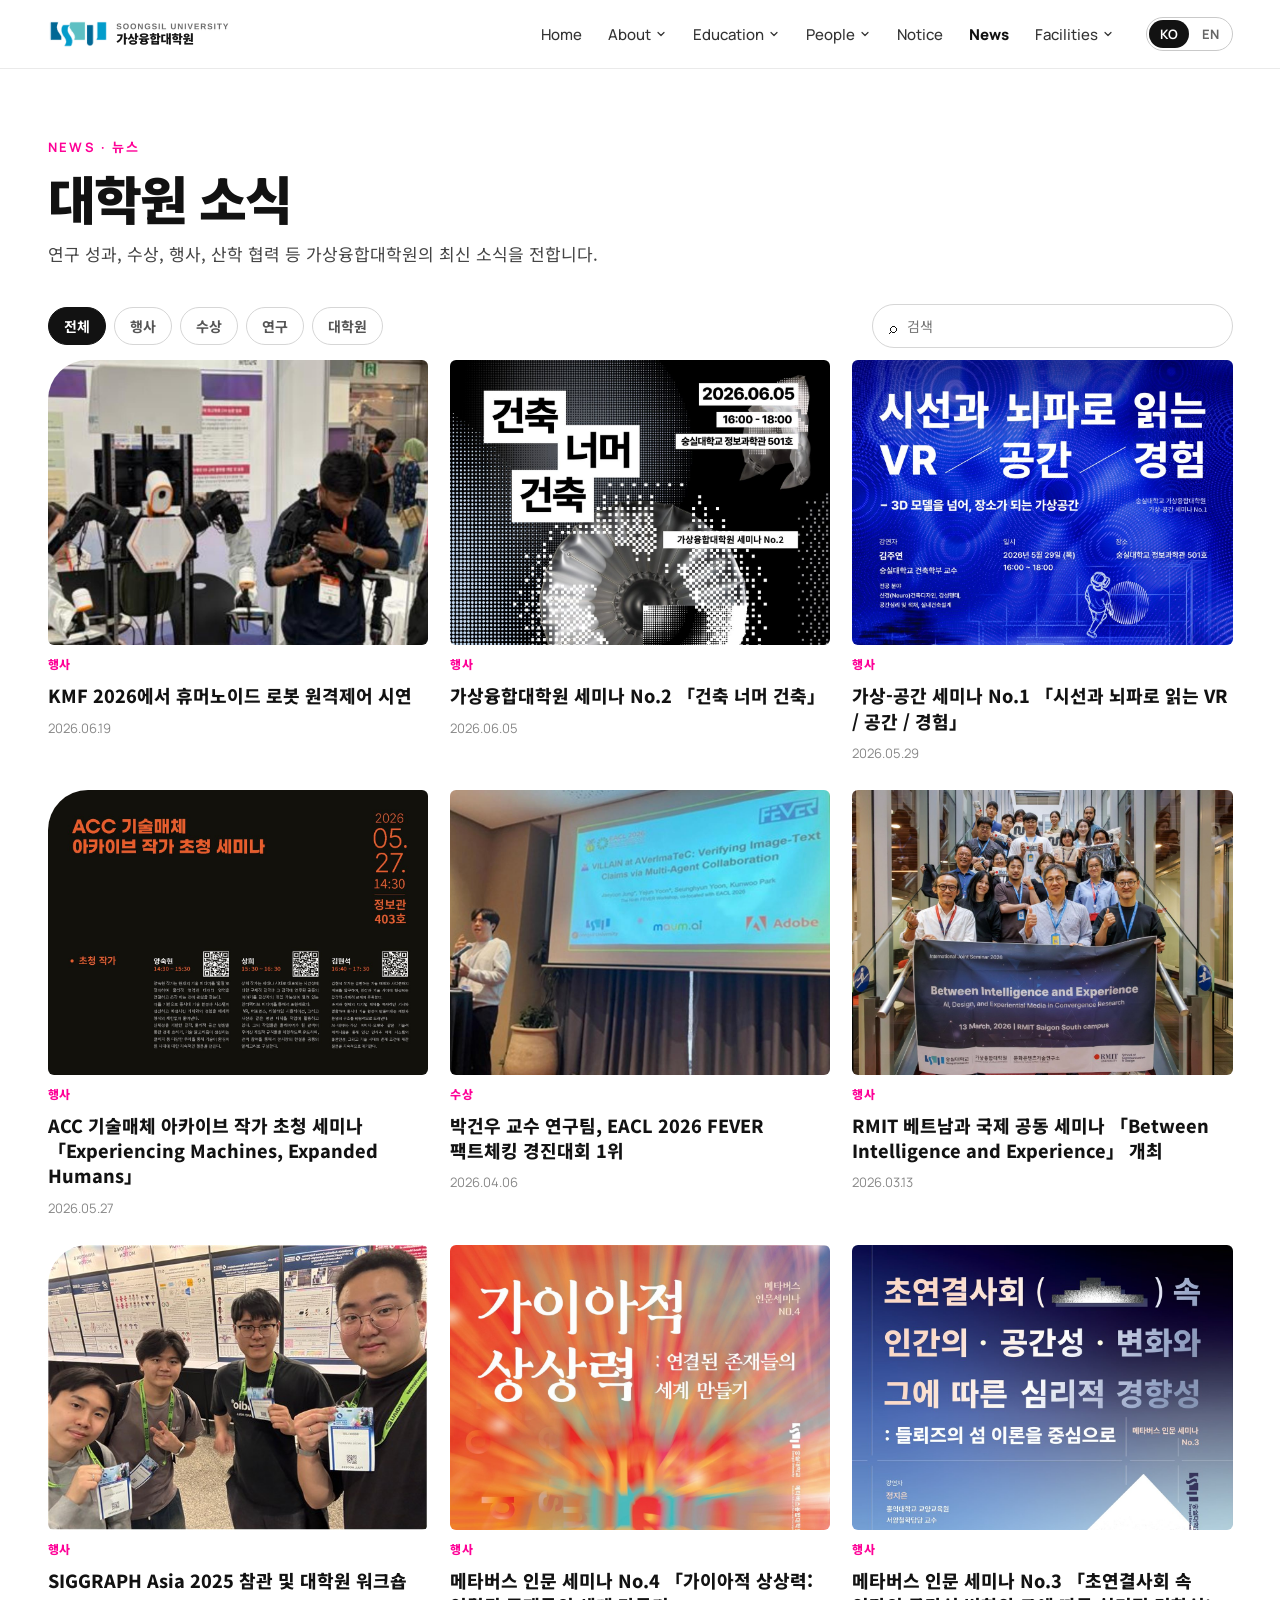
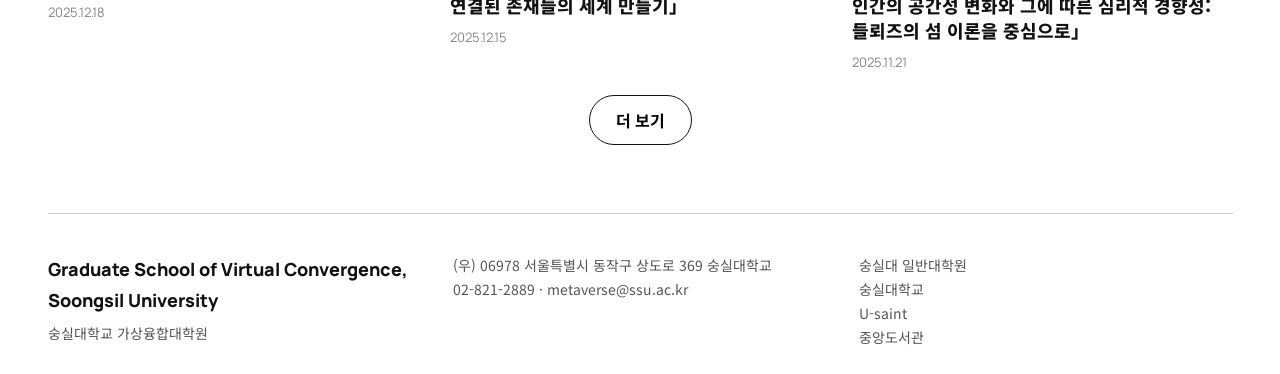
<file: news.html>
<!doctype html>
<html lang="ko">
<head>
<meta charset="utf-8">
<meta name="viewport" content="width=device-width,initial-scale=1">
<title>뉴스 | 숭실대학교 가상융합대학원</title>
<meta name="description" content="숭실대학교 가상융합대학원 — XR·AI·콘텐츠를 잇는 융합 대학원">
<link rel="icon" href="assets/favicon.ico">
<link rel="apple-touch-icon" href="assets/favicon.png">
<link rel="preconnect" href="https://fonts.googleapis.com"><link rel="preconnect" href="https://fonts.gstatic.com" crossorigin>
<link rel="stylesheet" href="https://fonts.googleapis.com/css2?family=Manrope:wght@500;700;800&family=Noto+Sans+KR:wght@400;500;700;900&display=swap">
<link rel="stylesheet" href="assets/site.css">
<style>.s-board .bhead{padding:40px 0 8px}.s-board .bhead h1{font-size:clamp(34px,4.3vw,52px);letter-spacing:-.035em;font-weight:900;line-height:1.08;margin:14px 0 14px}.s-board .bhead .lead{font-size:17px;line-height:1.65;color:#444;max-width:620px}.s-board .tools{display:flex;justify-content:space-between;align-items:center;gap:16px;flex-wrap:wrap;margin:28px 0 12px}.s-board .chips{display:flex;gap:8px;flex-wrap:wrap}.s-board .chip{border:1px solid #D6D6D6;background:#fff;border-radius:999px;padding:8px 15px;font:inherit;font-size:14px;font-weight:700;color:#555;cursor:pointer}.s-board .chip.on{background:#121212;border-color:#121212;color:#fff}.s-board .search{display:flex;align-items:center;gap:8px;border:1px solid #D6D6D6;border-radius:999px;padding:9px 16px;min-width:240px}.s-board .search input{border:0;outline:0;font:inherit;font-size:14px;flex:1;min-width:0;background:transparent}.s-board .list{border-top:2px solid #121212}.s-board .item{display:grid;grid-template-columns:90px minmax(0,1fr) 110px;gap:16px;align-items:center;padding:20px 8px;border-bottom:1px solid #E3E3E3}.s-board .item:hover{background:#FAFAFA}.s-board .item .cat{font-size:12px;font-weight:800;color:#0078FF;letter-spacing:.06em}.s-board .item .ttl{font-size:17px;font-weight:700;line-height:1.45}.s-board .item .date{font-size:14px;color:#888;text-align:right}.s-board .item.pin .cat{color:#FE0197}.s-board .item .sum{display:block;font-size:14px;color:#777;font-weight:400;margin-top:4px}.s-board .empty{padding:48px 0;text-align:center;color:#999}.s-board .more{display:flex;justify-content:center;margin-top:24px}.s-board .more button{border:1.5px solid #121212;background:#fff;border-radius:999px;padding:12px 26px;font:inherit;font-weight:700;cursor:pointer}.s-board .grid{display:grid;grid-template-columns:repeat(3,minmax(0,1fr));gap:28px 22px;margin-top:8px}.s-board .nc{display:flex;flex-direction:column;gap:10px}.s-board .nc .img{aspect-ratio:4/3;border-radius:6px;background:#EEE center/cover no-repeat}.s-board .nc:nth-child(3n+1) .img{border-radius:40px 6px 6px 6px}.s-board .nc .cat{font-size:12px;font-weight:800;color:#FE0197;letter-spacing:.08em}.s-board .nc .ttl{font-size:18px;font-weight:800;line-height:1.4}.s-board .nc .date{font-size:13px;color:#888}.s-board .nc:hover .ttl{color:#0078FF}.s-board .art{max-width:820px;margin:0 auto;padding:36px 0 20px}.s-board .art .back{display:inline-flex;gap:6px;align-items:center;font-size:14px;font-weight:700;color:#0078FF;margin-bottom:22px}.s-board .art .meta{display:flex;gap:12px;align-items:center;font-size:14px;color:#888}.s-board .art .meta .cat{color:#FE0197;font-weight:800;letter-spacing:.06em}.s-board .art h1{font-size:clamp(26px,3.4vw,40px);letter-spacing:-.03em;font-weight:900;line-height:1.2;margin:12px 0 26px}.s-board .art .body{border-top:1px solid #E3E3E3;padding-top:28px;font-size:17px;line-height:1.85;color:#333}.s-board .art .body p{margin:0 0 16px}.s-board .art .body img{border-radius:8px;margin:18px auto;height:auto}.s-board .art .body a{color:#0078FF;text-decoration:underline}.s-board .art .cta{margin-top:28px}.s-board .art .cta a{display:inline-flex;align-items:center;gap:10px;background:#121212;color:#fff;border-radius:999px;padding:14px 22px;font-weight:700}@media(max-width:860px){.s-board .grid{grid-template-columns:repeat(2,minmax(0,1fr))}}@media(max-width:640px){.s-board .item{grid-template-columns:1fr;gap:4px;padding:16px 4px}.s-board .item .date{text-align:left;font-size:13px}.s-board .grid{grid-template-columns:1fr}.s-board .search{min-width:0;flex:1}}.s-foot .ft{border-top:1px solid #C9C9C9;padding:40px 0 24px;display:grid;grid-template-columns:repeat(3,minmax(0,1fr));gap:32px;font-size:14px;color:#555;line-height:1.7}.s-foot .brand{font-size:18px;font-weight:800;color:#121212;display:block;margin-bottom:6px}.s-foot .links{display:flex;flex-direction:column}.s-foot .links a:hover{color:#0078FF}@media(max-width:760px){.s-foot .ft{grid-template-columns:1fr;gap:20px}}</style>
</head>
<body>
<a class="skip" href="#main" style="position:absolute;left:-9999px">본문 바로가기</a>
<header class="hd"><div class="container">
<a class="logo" href="index.html" aria-label="숭실대학교 가상융합대학원 홈"><img src="assets/logo.png" alt="Soongsil University 가상융합대학원" width="186" height="30"></a>
<ul class="nav" id="nav"><li><a href="index.html"><span data-ko="Home" data-en="Home">Home</span></a></li><li><a href="about.html" aria-haspopup="true"><span data-ko="About" data-en="About">About</span><svg class="caret" viewBox="0 0 24 24" fill="none" stroke="currentColor" stroke-width="2.4" stroke-linecap="round" stroke-linejoin="round"><path d="M6 9l6 6 6-6"/></svg></a><div class="dd"><a href="about.html"><span data-ko="학과 소개" data-en="About">학과 소개</span></a><a href="research.html"><span data-ko="연구 분야" data-en="Research Areas">연구 분야</span></a><a href="majors.html"><span data-ko="전공/학위 과정" data-en="Majors &amp; Degrees">전공/학위 과정</span></a></div></li><li><a href="curriculum.html" aria-haspopup="true"><span data-ko="Education" data-en="Education">Education</span><svg class="caret" viewBox="0 0 24 24" fill="none" stroke="currentColor" stroke-width="2.4" stroke-linecap="round" stroke-linejoin="round"><path d="M6 9l6 6 6-6"/></svg></a><div class="dd"><a href="curriculum.html"><span data-ko="커리큘럼" data-en="Curriculum">커리큘럼</span></a><a href="education.html"><span data-ko="입학 안내" data-en="Admissions">입학 안내</span></a></div></li><li><a href="people.html" aria-haspopup="true"><span data-ko="People" data-en="People">People</span><svg class="caret" viewBox="0 0 24 24" fill="none" stroke="currentColor" stroke-width="2.4" stroke-linecap="round" stroke-linejoin="round"><path d="M6 9l6 6 6-6"/></svg></a><div class="dd"><a href="people.html"><span data-ko="교수진" data-en="Faculty">교수진</span></a></div></li><li><a href="notice.html"><span data-ko="Notice" data-en="Notice">Notice</span></a></li><li class="on"><a href="news.html"><span data-ko="News" data-en="News">News</span></a></li><li><a href="facilities.html" aria-haspopup="true"><span data-ko="Facilities" data-en="Facilities">Facilities</span><svg class="caret" viewBox="0 0 24 24" fill="none" stroke="currentColor" stroke-width="2.4" stroke-linecap="round" stroke-linejoin="round"><path d="M6 9l6 6 6-6"/></svg></a><div class="dd"><a href="facilities.html"><span data-ko="시설 · 공간" data-en="Facilities">시설 · 공간</span></a><a href="equipment.html"><span data-ko="장비" data-en="Equipment">장비</span></a></div></li></ul>
<div class="tg en" role="group" aria-label="Language"><button data-lang="ko" onclick="ssuSetLang('ko')">KO</button><button data-lang="en" onclick="ssuSetLang('en')">EN</button></div>
<button class="burger" aria-label="메뉴" aria-controls="nav" aria-expanded="false"><span></span></button>
</div></header>

<main id="main">
<section class="blk s-board"><div class="container"><div id="bhead" class="bhead"><div class="eyebrow en"><span data-ko="NEWS · 뉴스" data-en="NEWS">NEWS · 뉴스</span></div><h1 data-ko="대학원 소식" data-en="News from the school">대학원 소식</h1><p class="lead" data-ko="연구 성과, 수상, 행사, 산학 협력 등 가상융합대학원의 최신 소식을 전합니다." data-en="Research outcomes, awards, events and industry collaboration — the latest from the Graduate School of Virtual Convergence.">연구 성과, 수상, 행사, 산학 협력 등 가상융합대학원의 최신 소식을 전합니다.</p></div><div id="board" data-board="news"><p class="empty">…</p></div></div></section>
</main>
<footer class="foot s-foot"><div class="container"><div class="ft">
<div><span class="brand en">Graduate School of Virtual Convergence, Soongsil University</span><span data-ko="숭실대학교 가상융합대학원" data-en="숭실대학교 가상융합대학원 · Seoul, Korea">숭실대학교 가상융합대학원</span></div>
<div><span data-ko="(우) 06978 서울특별시 동작구 상도로 369 숭실대학교" data-en="369 Sangdo-ro, Dongjak-gu, Seoul 06978, Korea · Soongsil University">(우) 06978 서울특별시 동작구 상도로 369 숭실대학교</span><br>02-821-2889 · metaverse@ssu.ac.kr</div>
<div class="links"><a href="https://grad.ssu.ac.kr" target="_blank" rel="noopener"><span data-ko="숭실대 일반대학원" data-en="Graduate School (General)">숭실대 일반대학원</span></a><a href="https://ssu.ac.kr" target="_blank" rel="noopener"><span data-ko="숭실대학교" data-en="Soongsil University">숭실대학교</span></a><a href="https://saint.ssu.ac.kr" target="_blank" rel="noopener">U-saint</a><a href="https://oasis.ssu.ac.kr" target="_blank" rel="noopener"><span data-ko="중앙도서관" data-en="Central Library">중앙도서관</span></a></div>
</div></div></footer>
<script src="assets/site.js"></script>
<script>
(function(){
 function slug(n){return n}
 window.ssuContent=fetch('data/content.json?_='+Math.floor(Date.now()/60000),{cache:'no-store'}).then(function(r){return r.json()}).catch(function(){return {settings:{},notice:[],news:[],faculty:{}}});
 window.ssuContent.then(function(c){
  var s=c.settings||{};
  document.querySelectorAll('[data-setting]').forEach(function(a){var v=s[a.getAttribute('data-setting')];if(v){a.href=v;a.classList.remove('disabled')}});
  var fac=c.faculty||{};
  document.querySelectorAll('[data-name]').forEach(function(el){
   var name=el.getAttribute('data-name');var ph=el.querySelector('.ph,.pic');if(!ph)return;
   var src=fac[name];if(!src)return;
   var im=new Image();im.onload=function(){ph.style.backgroundImage='url("'+src+'")';ph.style.backgroundSize='cover';ph.style.backgroundPosition='center top'};im.src=src});
 });
})();

(function(){
 var KIND=document.querySelector('[data-board]').getAttribute('data-board');   // notice | news
 var root=document.getElementById('board'), PAGE=KIND==='news'?9:15;
 function esc(s){return String(s==null?'':s).replace(/[&<>"]/g,function(c){return {'&':'&amp;','<':'&lt;','>':'&gt;','"':'&quot;'}[c]})}
 function en(){return ssuLang()==='en'}
 function tt(o){return (en()&&o.title_en)?o.title_en:o.title}
 var all=[],cat='__all',q='',shown=PAGE;
 function listView(){
  var cats=[];all.forEach(function(o){if(o.category&&cats.indexOf(o.category)<0)cats.push(o.category)});
  var items=all.filter(function(o){return (cat==='__all'||o.category===cat)&&(!q||(o.title+' '+(o.title_en||'')+' '+(o.text||'')).toLowerCase().indexOf(q.toLowerCase())>-1)});
  var h='<div class="tools"><div class="chips"><button class="chip'+(cat==='__all'?' on':'')+'" data-c="__all">'+(en()?'All':'전체')+'</button>'+cats.map(function(c){return '<button class="chip'+(cat===c?' on':'')+'" data-c="'+esc(c)+'">'+esc(c)+'</button>'}).join('')+'</div><label class="search"><span aria-hidden="true">⌕</span><input type="search" placeholder="'+(en()?'Search':'검색')+'" value="'+esc(q)+'" aria-label="search"></label></div>';
  if(!items.length){h+='<p class="empty">'+(en()?'No posts yet.':'등록된 게시글이 없습니다.')+'</p>'}
  else if(KIND==='notice'){
   h+='<div class="list">'+items.slice(0,shown).map(function(o){return '<a class="item'+(o.pinned?' pin':'')+'" href="?id='+encodeURIComponent(o.id)+'"><span class="cat">'+(o.pinned?(en()?'PINNED':'고정'):esc(o.category||''))+'</span><span class="ttl">'+esc(tt(o))+(o.summary?'<span class="sum">'+esc(o.summary)+'</span>':'')+'</span><span class="date en">'+esc(o.date_disp)+'</span></a>'}).join('')+'</div>';
  } else {
   h+='<div class="grid">'+items.slice(0,shown).map(function(o){return '<a class="nc" href="?id='+encodeURIComponent(o.id)+'"><div class="img"'+(o.image?' style="background-image:url(\''+esc(o.image)+'\')"':'')+'></div><span class="cat en">'+esc(o.category||'NEWS')+'</span><span class="ttl">'+esc(tt(o))+'</span><span class="date en">'+esc(o.date_disp)+'</span></a>'}).join('')+'</div>';
  }
  if(items.length>shown)h+='<div class="more"><button>'+(en()?'Load more':'더 보기')+'</button></div>';
  root.innerHTML=h;
  root.querySelectorAll('.chip').forEach(function(b){b.onclick=function(){cat=b.getAttribute('data-c');shown=PAGE;listView()}});
  var inp=root.querySelector('input');inp.oninput=function(){q=inp.value;shown=PAGE;var pos=inp.selectionStart;listView();var n=root.querySelector('input');n.focus();try{n.setSelectionRange(pos,pos)}catch(e){}};
  var m=root.querySelector('.more button');if(m)m.onclick=function(){shown+=PAGE;listView()};
  document.getElementById('bhead').hidden=false;
 }
 function detailView(o){
  document.getElementById('bhead').hidden=true;
  var back=KIND==='news'?(en()?'All news':'뉴스 목록'):(en()?'All notices':'공지 목록');
  var body=(o.body||[]).map(function(b){return b.type==='img'?'<img src="'+esc(b.src)+'" alt="" loading="lazy">':'<p>'+b.html+'</p>'}).join('');
  if(!body&&o.image)body='<img src="'+esc(o.image)+'" alt="">';
  root.innerHTML='<article class="art"><a class="back" href="'+KIND+'.html">← '+back+'</a><div class="meta"><span class="cat en">'+esc(o.category||'')+'</span><span class="en">'+esc(o.date_disp)+'</span></div><h1>'+esc(tt(o))+'</h1><div class="body">'+(body||'')+'</div>'+(o.link?'<div class="cta"><a href="'+esc(o.link)+'" target="_blank" rel="noopener">'+(en()?'Open link':'관련 링크 열기')+' ↗</a></div>':'')+'</article>';
  document.title=o.title+' | 숭실대학교 가상융합대학원';
  window.scrollTo(0,0);
 }
 function route(){
  var id=new URLSearchParams(location.search).get('id');
  if(id){var o=all.filter(function(x){return x.id===id})[0];if(o)return detailView(o)}
  listView();
 }
 ssuContent.then(function(c){all=c[KIND]||[];route()});
 document.addEventListener('ssu:lang',function(){if(all)route()});
})();
</script>
</body>
</html>
</file>
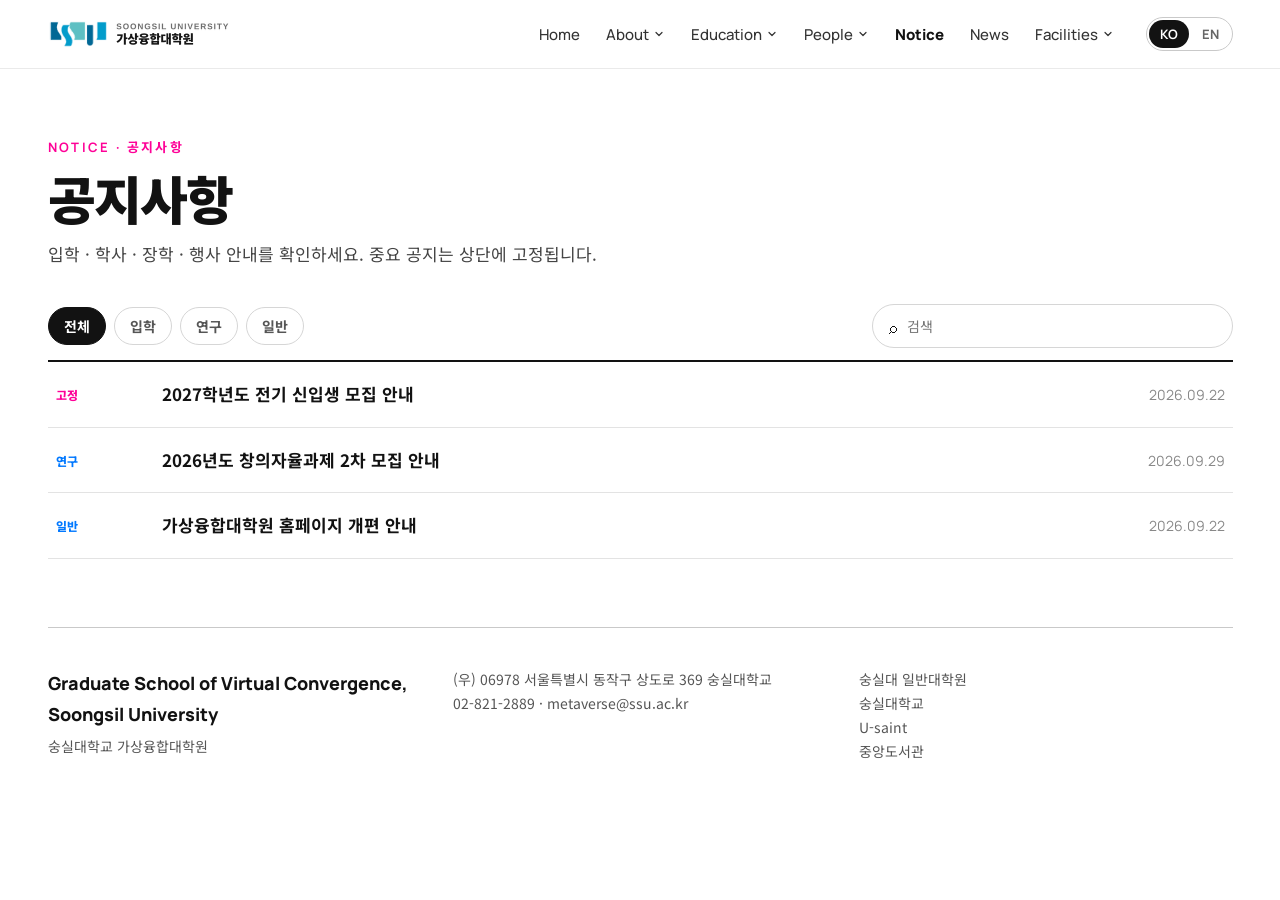
<file: notice.html>
<!doctype html>
<html lang="ko">
<head>
<meta charset="utf-8">
<meta name="viewport" content="width=device-width,initial-scale=1">
<title>공지사항 | 숭실대학교 가상융합대학원</title>
<meta name="description" content="숭실대학교 가상융합대학원 — XR·AI·콘텐츠를 잇는 융합 대학원">
<link rel="icon" href="assets/favicon.ico">
<link rel="apple-touch-icon" href="assets/favicon.png">
<link rel="preconnect" href="https://fonts.googleapis.com"><link rel="preconnect" href="https://fonts.gstatic.com" crossorigin>
<link rel="stylesheet" href="https://fonts.googleapis.com/css2?family=Manrope:wght@500;700;800&family=Noto+Sans+KR:wght@400;500;700;900&display=swap">
<link rel="stylesheet" href="assets/site.css">
<style>.s-board .bhead{padding:40px 0 8px}.s-board .bhead h1{font-size:clamp(34px,4.3vw,52px);letter-spacing:-.035em;font-weight:900;line-height:1.08;margin:14px 0 14px}.s-board .bhead .lead{font-size:17px;line-height:1.65;color:#444;max-width:620px}.s-board .tools{display:flex;justify-content:space-between;align-items:center;gap:16px;flex-wrap:wrap;margin:28px 0 12px}.s-board .chips{display:flex;gap:8px;flex-wrap:wrap}.s-board .chip{border:1px solid #D6D6D6;background:#fff;border-radius:999px;padding:8px 15px;font:inherit;font-size:14px;font-weight:700;color:#555;cursor:pointer}.s-board .chip.on{background:#121212;border-color:#121212;color:#fff}.s-board .search{display:flex;align-items:center;gap:8px;border:1px solid #D6D6D6;border-radius:999px;padding:9px 16px;min-width:240px}.s-board .search input{border:0;outline:0;font:inherit;font-size:14px;flex:1;min-width:0;background:transparent}.s-board .list{border-top:2px solid #121212}.s-board .item{display:grid;grid-template-columns:90px minmax(0,1fr) 110px;gap:16px;align-items:center;padding:20px 8px;border-bottom:1px solid #E3E3E3}.s-board .item:hover{background:#FAFAFA}.s-board .item .cat{font-size:12px;font-weight:800;color:#0078FF;letter-spacing:.06em}.s-board .item .ttl{font-size:17px;font-weight:700;line-height:1.45}.s-board .item .date{font-size:14px;color:#888;text-align:right}.s-board .item.pin .cat{color:#FE0197}.s-board .item .sum{display:block;font-size:14px;color:#777;font-weight:400;margin-top:4px}.s-board .empty{padding:48px 0;text-align:center;color:#999}.s-board .more{display:flex;justify-content:center;margin-top:24px}.s-board .more button{border:1.5px solid #121212;background:#fff;border-radius:999px;padding:12px 26px;font:inherit;font-weight:700;cursor:pointer}.s-board .grid{display:grid;grid-template-columns:repeat(3,minmax(0,1fr));gap:28px 22px;margin-top:8px}.s-board .nc{display:flex;flex-direction:column;gap:10px}.s-board .nc .img{aspect-ratio:4/3;border-radius:6px;background:#EEE center/cover no-repeat}.s-board .nc:nth-child(3n+1) .img{border-radius:40px 6px 6px 6px}.s-board .nc .cat{font-size:12px;font-weight:800;color:#FE0197;letter-spacing:.08em}.s-board .nc .ttl{font-size:18px;font-weight:800;line-height:1.4}.s-board .nc .date{font-size:13px;color:#888}.s-board .nc:hover .ttl{color:#0078FF}.s-board .art{max-width:820px;margin:0 auto;padding:36px 0 20px}.s-board .art .back{display:inline-flex;gap:6px;align-items:center;font-size:14px;font-weight:700;color:#0078FF;margin-bottom:22px}.s-board .art .meta{display:flex;gap:12px;align-items:center;font-size:14px;color:#888}.s-board .art .meta .cat{color:#FE0197;font-weight:800;letter-spacing:.06em}.s-board .art h1{font-size:clamp(26px,3.4vw,40px);letter-spacing:-.03em;font-weight:900;line-height:1.2;margin:12px 0 26px}.s-board .art .body{border-top:1px solid #E3E3E3;padding-top:28px;font-size:17px;line-height:1.85;color:#333}.s-board .art .body p{margin:0 0 16px}.s-board .art .body img{border-radius:8px;margin:18px auto;height:auto}.s-board .art .body a{color:#0078FF;text-decoration:underline}.s-board .art .cta{margin-top:28px}.s-board .art .cta a{display:inline-flex;align-items:center;gap:10px;background:#121212;color:#fff;border-radius:999px;padding:14px 22px;font-weight:700}@media(max-width:860px){.s-board .grid{grid-template-columns:repeat(2,minmax(0,1fr))}}@media(max-width:640px){.s-board .item{grid-template-columns:1fr;gap:4px;padding:16px 4px}.s-board .item .date{text-align:left;font-size:13px}.s-board .grid{grid-template-columns:1fr}.s-board .search{min-width:0;flex:1}}.s-foot .ft{border-top:1px solid #C9C9C9;padding:40px 0 24px;display:grid;grid-template-columns:repeat(3,minmax(0,1fr));gap:32px;font-size:14px;color:#555;line-height:1.7}.s-foot .brand{font-size:18px;font-weight:800;color:#121212;display:block;margin-bottom:6px}.s-foot .links{display:flex;flex-direction:column}.s-foot .links a:hover{color:#0078FF}@media(max-width:760px){.s-foot .ft{grid-template-columns:1fr;gap:20px}}</style>
</head>
<body>
<a class="skip" href="#main" style="position:absolute;left:-9999px">본문 바로가기</a>
<header class="hd"><div class="container">
<a class="logo" href="index.html" aria-label="숭실대학교 가상융합대학원 홈"><img src="assets/logo.png" alt="Soongsil University 가상융합대학원" width="186" height="30"></a>
<ul class="nav" id="nav"><li><a href="index.html"><span data-ko="Home" data-en="Home">Home</span></a></li><li><a href="about.html" aria-haspopup="true"><span data-ko="About" data-en="About">About</span><svg class="caret" viewBox="0 0 24 24" fill="none" stroke="currentColor" stroke-width="2.4" stroke-linecap="round" stroke-linejoin="round"><path d="M6 9l6 6 6-6"/></svg></a><div class="dd"><a href="about.html"><span data-ko="학과 소개" data-en="About">학과 소개</span></a><a href="research.html"><span data-ko="연구 분야" data-en="Research Areas">연구 분야</span></a><a href="majors.html"><span data-ko="전공/학위 과정" data-en="Majors &amp; Degrees">전공/학위 과정</span></a></div></li><li><a href="curriculum.html" aria-haspopup="true"><span data-ko="Education" data-en="Education">Education</span><svg class="caret" viewBox="0 0 24 24" fill="none" stroke="currentColor" stroke-width="2.4" stroke-linecap="round" stroke-linejoin="round"><path d="M6 9l6 6 6-6"/></svg></a><div class="dd"><a href="curriculum.html"><span data-ko="커리큘럼" data-en="Curriculum">커리큘럼</span></a><a href="education.html"><span data-ko="입학 안내" data-en="Admissions">입학 안내</span></a></div></li><li><a href="people.html" aria-haspopup="true"><span data-ko="People" data-en="People">People</span><svg class="caret" viewBox="0 0 24 24" fill="none" stroke="currentColor" stroke-width="2.4" stroke-linecap="round" stroke-linejoin="round"><path d="M6 9l6 6 6-6"/></svg></a><div class="dd"><a href="people.html"><span data-ko="교수진" data-en="Faculty">교수진</span></a></div></li><li class="on"><a href="notice.html"><span data-ko="Notice" data-en="Notice">Notice</span></a></li><li><a href="news.html"><span data-ko="News" data-en="News">News</span></a></li><li><a href="facilities.html" aria-haspopup="true"><span data-ko="Facilities" data-en="Facilities">Facilities</span><svg class="caret" viewBox="0 0 24 24" fill="none" stroke="currentColor" stroke-width="2.4" stroke-linecap="round" stroke-linejoin="round"><path d="M6 9l6 6 6-6"/></svg></a><div class="dd"><a href="facilities.html"><span data-ko="시설 · 공간" data-en="Facilities">시설 · 공간</span></a><a href="equipment.html"><span data-ko="장비" data-en="Equipment">장비</span></a></div></li></ul>
<div class="tg en" role="group" aria-label="Language"><button data-lang="ko" onclick="ssuSetLang('ko')">KO</button><button data-lang="en" onclick="ssuSetLang('en')">EN</button></div>
<button class="burger" aria-label="메뉴" aria-controls="nav" aria-expanded="false"><span></span></button>
</div></header>

<main id="main">
<section class="blk s-board"><div class="container"><div id="bhead" class="bhead"><div class="eyebrow en"><span data-ko="NOTICE · 공지사항" data-en="NOTICE">NOTICE · 공지사항</span></div><h1 data-ko="공지사항" data-en="Notices">공지사항</h1><p class="lead" data-ko="입학 · 학사 · 장학 · 행사 안내를 확인하세요. 중요 공지는 상단에 고정됩니다." data-en="Admissions, academic, scholarship and event announcements. Important notices are pinned at the top.">입학 · 학사 · 장학 · 행사 안내를 확인하세요. 중요 공지는 상단에 고정됩니다.</p></div><div id="board" data-board="notice"><p class="empty">…</p></div></div></section>
</main>
<footer class="foot s-foot"><div class="container"><div class="ft">
<div><span class="brand en">Graduate School of Virtual Convergence, Soongsil University</span><span data-ko="숭실대학교 가상융합대학원" data-en="숭실대학교 가상융합대학원 · Seoul, Korea">숭실대학교 가상융합대학원</span></div>
<div><span data-ko="(우) 06978 서울특별시 동작구 상도로 369 숭실대학교" data-en="369 Sangdo-ro, Dongjak-gu, Seoul 06978, Korea · Soongsil University">(우) 06978 서울특별시 동작구 상도로 369 숭실대학교</span><br>02-821-2889 · metaverse@ssu.ac.kr</div>
<div class="links"><a href="https://grad.ssu.ac.kr" target="_blank" rel="noopener"><span data-ko="숭실대 일반대학원" data-en="Graduate School (General)">숭실대 일반대학원</span></a><a href="https://ssu.ac.kr" target="_blank" rel="noopener"><span data-ko="숭실대학교" data-en="Soongsil University">숭실대학교</span></a><a href="https://saint.ssu.ac.kr" target="_blank" rel="noopener">U-saint</a><a href="https://oasis.ssu.ac.kr" target="_blank" rel="noopener"><span data-ko="중앙도서관" data-en="Central Library">중앙도서관</span></a></div>
</div></div></footer>
<script src="assets/site.js"></script>
<script>
(function(){
 function slug(n){return n}
 window.ssuContent=fetch('data/content.json?_='+Math.floor(Date.now()/60000),{cache:'no-store'}).then(function(r){return r.json()}).catch(function(){return {settings:{},notice:[],news:[],faculty:{}}});
 window.ssuContent.then(function(c){
  var s=c.settings||{};
  document.querySelectorAll('[data-setting]').forEach(function(a){var v=s[a.getAttribute('data-setting')];if(v){a.href=v;a.classList.remove('disabled')}});
  var fac=c.faculty||{};
  document.querySelectorAll('[data-name]').forEach(function(el){
   var name=el.getAttribute('data-name');var ph=el.querySelector('.ph,.pic');if(!ph)return;
   var src=fac[name];if(!src)return;
   var im=new Image();im.onload=function(){ph.style.backgroundImage='url("'+src+'")';ph.style.backgroundSize='cover';ph.style.backgroundPosition='center top'};im.src=src});
 });
})();

(function(){
 var KIND=document.querySelector('[data-board]').getAttribute('data-board');   // notice | news
 var root=document.getElementById('board'), PAGE=KIND==='news'?9:15;
 function esc(s){return String(s==null?'':s).replace(/[&<>"]/g,function(c){return {'&':'&amp;','<':'&lt;','>':'&gt;','"':'&quot;'}[c]})}
 function en(){return ssuLang()==='en'}
 function tt(o){return (en()&&o.title_en)?o.title_en:o.title}
 var all=[],cat='__all',q='',shown=PAGE;
 function listView(){
  var cats=[];all.forEach(function(o){if(o.category&&cats.indexOf(o.category)<0)cats.push(o.category)});
  var items=all.filter(function(o){return (cat==='__all'||o.category===cat)&&(!q||(o.title+' '+(o.title_en||'')+' '+(o.text||'')).toLowerCase().indexOf(q.toLowerCase())>-1)});
  var h='<div class="tools"><div class="chips"><button class="chip'+(cat==='__all'?' on':'')+'" data-c="__all">'+(en()?'All':'전체')+'</button>'+cats.map(function(c){return '<button class="chip'+(cat===c?' on':'')+'" data-c="'+esc(c)+'">'+esc(c)+'</button>'}).join('')+'</div><label class="search"><span aria-hidden="true">⌕</span><input type="search" placeholder="'+(en()?'Search':'검색')+'" value="'+esc(q)+'" aria-label="search"></label></div>';
  if(!items.length){h+='<p class="empty">'+(en()?'No posts yet.':'등록된 게시글이 없습니다.')+'</p>'}
  else if(KIND==='notice'){
   h+='<div class="list">'+items.slice(0,shown).map(function(o){return '<a class="item'+(o.pinned?' pin':'')+'" href="?id='+encodeURIComponent(o.id)+'"><span class="cat">'+(o.pinned?(en()?'PINNED':'고정'):esc(o.category||''))+'</span><span class="ttl">'+esc(tt(o))+(o.summary?'<span class="sum">'+esc(o.summary)+'</span>':'')+'</span><span class="date en">'+esc(o.date_disp)+'</span></a>'}).join('')+'</div>';
  } else {
   h+='<div class="grid">'+items.slice(0,shown).map(function(o){return '<a class="nc" href="?id='+encodeURIComponent(o.id)+'"><div class="img"'+(o.image?' style="background-image:url(\''+esc(o.image)+'\')"':'')+'></div><span class="cat en">'+esc(o.category||'NEWS')+'</span><span class="ttl">'+esc(tt(o))+'</span><span class="date en">'+esc(o.date_disp)+'</span></a>'}).join('')+'</div>';
  }
  if(items.length>shown)h+='<div class="more"><button>'+(en()?'Load more':'더 보기')+'</button></div>';
  root.innerHTML=h;
  root.querySelectorAll('.chip').forEach(function(b){b.onclick=function(){cat=b.getAttribute('data-c');shown=PAGE;listView()}});
  var inp=root.querySelector('input');inp.oninput=function(){q=inp.value;shown=PAGE;var pos=inp.selectionStart;listView();var n=root.querySelector('input');n.focus();try{n.setSelectionRange(pos,pos)}catch(e){}};
  var m=root.querySelector('.more button');if(m)m.onclick=function(){shown+=PAGE;listView()};
  document.getElementById('bhead').hidden=false;
 }
 function detailView(o){
  document.getElementById('bhead').hidden=true;
  var back=KIND==='news'?(en()?'All news':'뉴스 목록'):(en()?'All notices':'공지 목록');
  var body=(o.body||[]).map(function(b){return b.type==='img'?'<img src="'+esc(b.src)+'" alt="" loading="lazy">':'<p>'+b.html+'</p>'}).join('');
  if(!body&&o.image)body='<img src="'+esc(o.image)+'" alt="">';
  root.innerHTML='<article class="art"><a class="back" href="'+KIND+'.html">← '+back+'</a><div class="meta"><span class="cat en">'+esc(o.category||'')+'</span><span class="en">'+esc(o.date_disp)+'</span></div><h1>'+esc(tt(o))+'</h1><div class="body">'+(body||'')+'</div>'+(o.link?'<div class="cta"><a href="'+esc(o.link)+'" target="_blank" rel="noopener">'+(en()?'Open link':'관련 링크 열기')+' ↗</a></div>':'')+'</article>';
  document.title=o.title+' | 숭실대학교 가상융합대학원';
  window.scrollTo(0,0);
 }
 function route(){
  var id=new URLSearchParams(location.search).get('id');
  if(id){var o=all.filter(function(x){return x.id===id})[0];if(o)return detailView(o)}
  listView();
 }
 ssuContent.then(function(c){all=c[KIND]||[];route()});
 document.addEventListener('ssu:lang',function(){if(all)route()});
})();
</script>
</body>
</html>
</file>
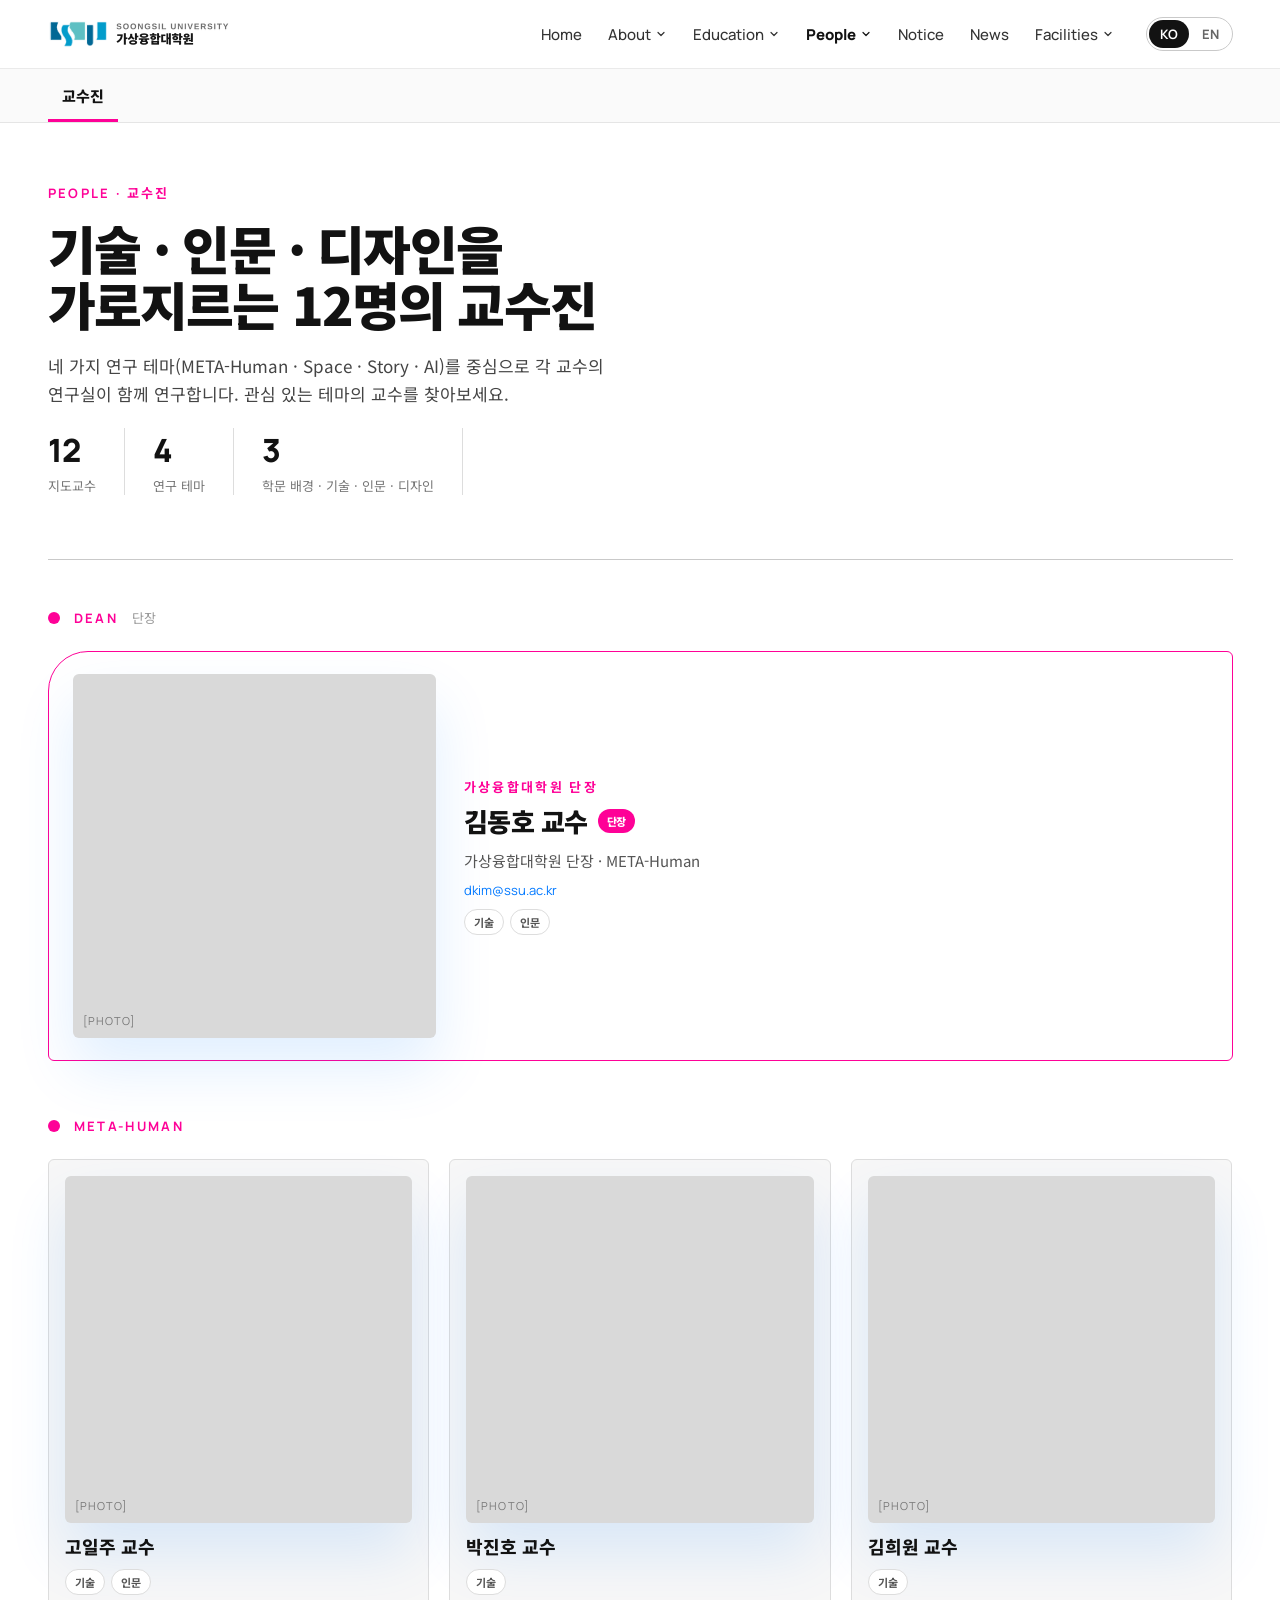
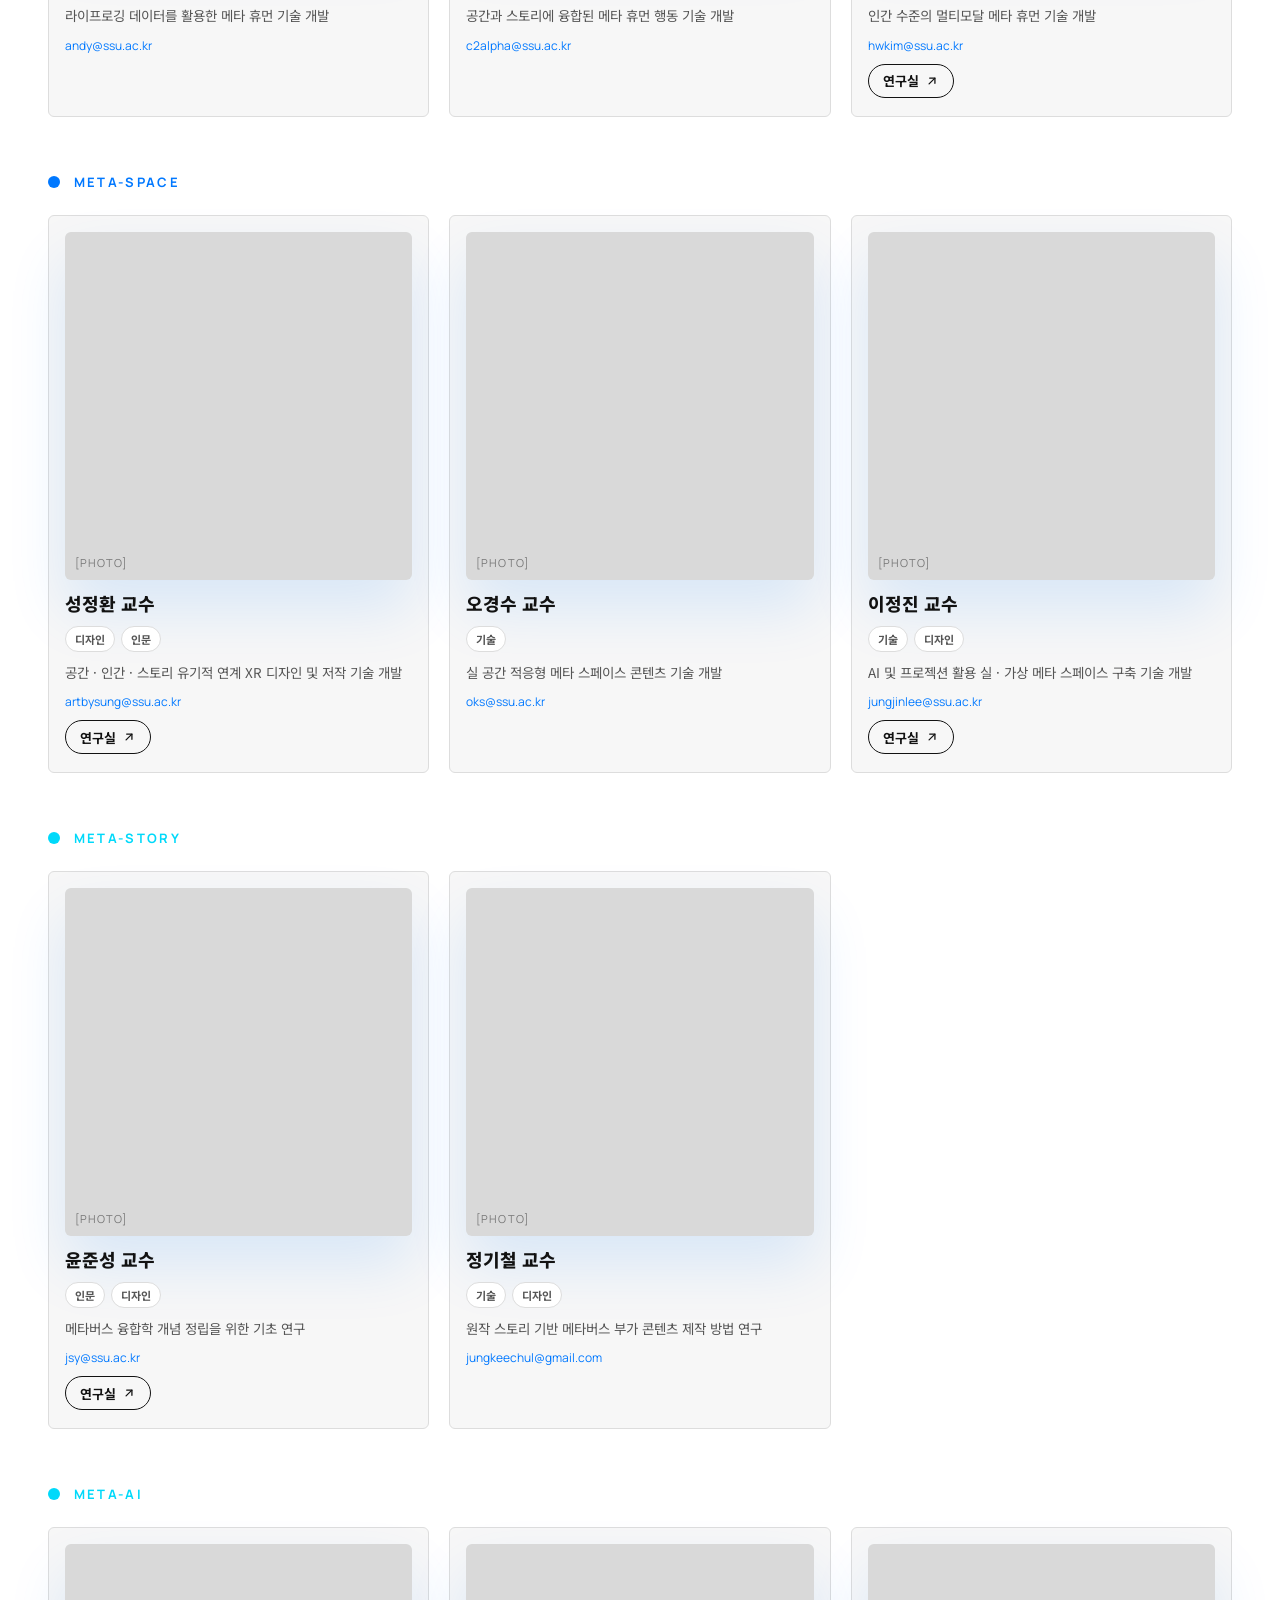
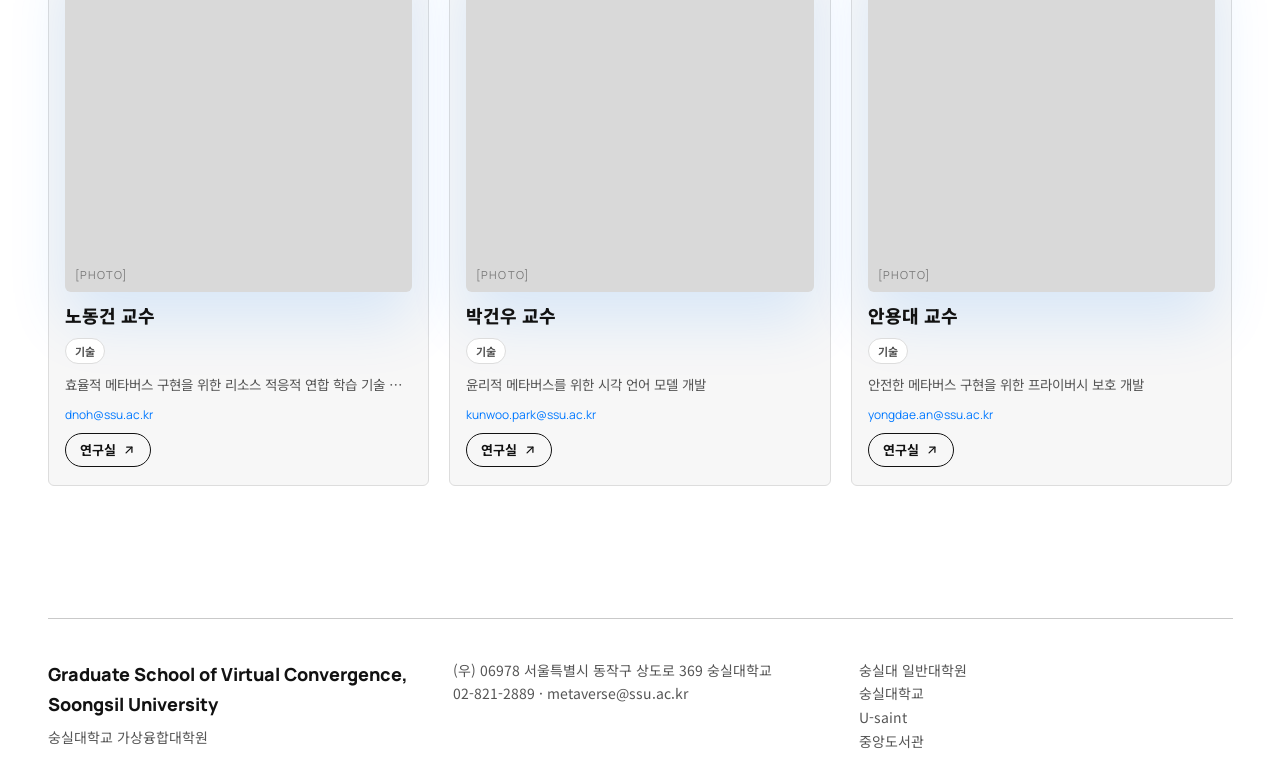
<file: people.html>
<!doctype html>
<html lang="ko">
<head>
<meta charset="utf-8">
<meta name="viewport" content="width=device-width,initial-scale=1">
<title>교수진 | 숭실대학교 가상융합대학원</title>
<meta name="description" content="숭실대학교 가상융합대학원 — XR·AI·콘텐츠를 잇는 융합 대학원">
<link rel="icon" href="assets/favicon.ico">
<link rel="apple-touch-icon" href="assets/favicon.png">
<link rel="preconnect" href="https://fonts.googleapis.com"><link rel="preconnect" href="https://fonts.gstatic.com" crossorigin>
<link rel="stylesheet" href="https://fonts.googleapis.com/css2?family=Manrope:wght@500;700;800&family=Noto+Sans+KR:wght@400;500;700;900&display=swap">
<link rel="stylesheet" href="assets/site.css">
<style>.s-p1 h2{font-size:clamp(28px,3.5vw,44px);letter-spacing:-.03em;font-weight:900;margin-top:12px}.s-p1 .hero{display:grid;grid-template-columns:7fr 5fr;gap:48px;align-items:center;padding:32px 0 24px}.s-p1 .hero.one{grid-template-columns:1fr;padding-bottom:8px}.s-p1 h1{font-size:clamp(34px,4.3vw,52px);letter-spacing:-.035em;font-weight:900;line-height:1.08;margin:18px 0 20px}html[lang=en] .s-p1 h1{font-size:clamp(30px,3.8vw,46px)}.s-p1 .lead{font-size:17px;line-height:1.65;color:#444;max-width:560px}.s-p1 .chips{display:flex;gap:8px;flex-wrap:wrap;margin-top:22px}.s-p1 .chip{display:inline-flex;align-items:center;gap:8px;padding:7px 13px;border-radius:999px;border:1px solid #DDD;font-size:13px;font-weight:700}.s-p1 .chip i{width:10px;height:10px;border-radius:50%}.s-p1 .stats{display:flex;gap:28px;margin-top:20px}.s-p1 .stats div{display:flex;flex-direction:column;gap:4px;padding-right:28px;border-right:1px solid #DDD}.s-p1 .stats b{font-size:32px;font-weight:900;letter-spacing:-.03em}.s-p1 .stats span{font-size:13px;color:#777}.s-p1 .ph{aspect-ratio:4/3;border-radius:40px 6px 40px 6px;background:#D9D9D9 url("__IMG__") center/cover no-repeat;box-shadow:0 30px 60px rgba(0,120,255,.12)}.s-p1 .sec{padding:40px 0 8px;border-top:1px solid #C9C9C9;display:flex;flex-direction:column;gap:32px}.s-p1 .sec2{padding:56px 0 8px;display:flex;flex-direction:column;gap:32px}.s-p1 .card{background:#F7F7F7;border:1px solid #DDD;border-radius:6px}.s-p1 .dark{background:#121212;color:#fff;border-radius:6px;padding:48px 44px 40px;margin-top:20px}.s-p1 .dark .eyebrow{color:#00D9FA}.s-p1 .note{font-size:12px;color:#999}.s-p1 .btn{display:inline-flex;align-items:center;gap:10px;font-size:14px;font-weight:700;padding:13px 20px;border-radius:999px;background:#121212;color:#fff}.s-p1 .btn.o{background:transparent;border:1.5px solid #121212;color:#121212}.s-p1 .btn.w{background:#fff;color:#121212}.s-p1 .cta{margin-top:56px;background:#F7F7F7;border:1px solid #DDD;border-radius:6px 40px 6px 40px;padding:40px 44px;display:flex;align-items:center;justify-content:space-between;gap:32px;flex-wrap:wrap}.s-p1 .cta .h{font-size:26px;font-weight:900;letter-spacing:-.02em}.s-p1 .cta .s{font-size:15px;color:#555;margin-top:6px}.s-p1 .btns{display:flex;gap:10px;flex-wrap:wrap}.s-p1 .orb{position:absolute;right:-30px;top:-30px;width:160px;height:160px;border-radius:50%;opacity:.14}@media(max-width:760px){.s-p1 .hero{grid-template-columns:1fr;gap:24px}}.s-p2 h2{font-size:clamp(28px,3.5vw,44px);letter-spacing:-.03em;font-weight:900;margin-top:12px}.s-p2 .hero{display:grid;grid-template-columns:7fr 5fr;gap:48px;align-items:center;padding:32px 0 24px}.s-p2 .hero.one{grid-template-columns:1fr;padding-bottom:8px}.s-p2 h1{font-size:clamp(34px,4.3vw,52px);letter-spacing:-.035em;font-weight:900;line-height:1.08;margin:18px 0 20px}html[lang=en] .s-p2 h1{font-size:clamp(30px,3.8vw,46px)}.s-p2 .lead{font-size:17px;line-height:1.65;color:#444;max-width:560px}.s-p2 .chips{display:flex;gap:8px;flex-wrap:wrap;margin-top:22px}.s-p2 .chip{display:inline-flex;align-items:center;gap:8px;padding:7px 13px;border-radius:999px;border:1px solid #DDD;font-size:13px;font-weight:700}.s-p2 .chip i{width:10px;height:10px;border-radius:50%}.s-p2 .stats{display:flex;gap:28px;margin-top:20px}.s-p2 .stats div{display:flex;flex-direction:column;gap:4px;padding-right:28px;border-right:1px solid #DDD}.s-p2 .stats b{font-size:32px;font-weight:900;letter-spacing:-.03em}.s-p2 .stats span{font-size:13px;color:#777}.s-p2 .ph{aspect-ratio:4/3;border-radius:40px 6px 40px 6px;background:#D9D9D9 url("__IMG__") center/cover no-repeat;box-shadow:0 30px 60px rgba(0,120,255,.12)}.s-p2 .sec{padding:40px 0 8px;border-top:1px solid #C9C9C9;display:flex;flex-direction:column;gap:32px}.s-p2 .sec2{padding:56px 0 8px;display:flex;flex-direction:column;gap:32px}.s-p2 .card{background:#F7F7F7;border:1px solid #DDD;border-radius:6px}.s-p2 .dark{background:#121212;color:#fff;border-radius:6px;padding:48px 44px 40px;margin-top:20px}.s-p2 .dark .eyebrow{color:#00D9FA}.s-p2 .note{font-size:12px;color:#999}.s-p2 .btn{display:inline-flex;align-items:center;gap:10px;font-size:14px;font-weight:700;padding:13px 20px;border-radius:999px;background:#121212;color:#fff}.s-p2 .btn.o{background:transparent;border:1.5px solid #121212;color:#121212}.s-p2 .btn.w{background:#fff;color:#121212}.s-p2 .cta{margin-top:56px;background:#F7F7F7;border:1px solid #DDD;border-radius:6px 40px 6px 40px;padding:40px 44px;display:flex;align-items:center;justify-content:space-between;gap:32px;flex-wrap:wrap}.s-p2 .cta .h{font-size:26px;font-weight:900;letter-spacing:-.02em}.s-p2 .cta .s{font-size:15px;color:#555;margin-top:6px}.s-p2 .btns{display:flex;gap:10px;flex-wrap:wrap}.s-p2 .orb{position:absolute;right:-30px;top:-30px;width:160px;height:160px;border-radius:50%;opacity:.14}@media(max-width:760px){.s-p2 .hero{grid-template-columns:1fr;gap:24px}}.s-p2 .th{display:flex;align-items:center;gap:14px}.s-p2 .th i{width:12px;height:12px;border-radius:50%}.s-p2 .th b{font-size:13px;letter-spacing:.18em;font-weight:700}.s-p2 .th span{font-size:13px;color:#999}.s-p2 .grp{display:flex;flex-direction:column;gap:24px;padding-bottom:56px}.s-p2 .g4{display:grid;grid-template-columns:repeat(3,minmax(0,1fr));gap:20px}.s-p2 .fc{padding:16px 16px 18px;display:flex;flex-direction:column;gap:10px}.s-p2 .fc.dean{border-color:#FE0197}.s-p2 .fc .pic{aspect-ratio:1/1;background:#D9D9D9;border-radius:6px;display:flex;align-items:flex-end;padding:10px;font-size:11px;color:#777;letter-spacing:.1em}.s-p2 .fc .nm{display:flex;align-items:center;justify-content:space-between;gap:8px;font-size:18px;font-weight:800}.s-p2 .fc .bd{font-size:11px;font-weight:800;padding:4px 9px;border-radius:999px;background:#FE0197;color:#fff}.s-p2 .fc .tags{display:flex;flex-wrap:wrap;gap:6px}.s-p2 .tg{font-size:11px;font-weight:700;padding:4px 9px;border-radius:999px;background:#fff;border:1px solid #DDD;color:#555}.s-p2 .fc .rk{font-size:13.5px;line-height:1.6;color:#555;min-height:44px}.s-p2 .fc .ml{font-size:12px;color:#0078FF;text-decoration:none;word-break:break-all}.s-p2 .fc .ml:hover,.s-p2 .dean-row .ml:hover{text-decoration:underline}.s-p2 .dean-row{display:grid;grid-template-columns:32% 1fr;gap:28px;align-items:center;padding:22px 24px;border:1px solid #FE0197;border-radius:40px 6px 6px 6px;background:#fff}.s-p2 .dean-row .pic{aspect-ratio:1/1;background:#D9D9D9;border-radius:6px;display:flex;align-items:flex-end;padding:10px;font-size:11px;color:#777;letter-spacing:.1em}.s-p2 .dean-row .nm{display:flex;align-items:center;gap:10px;font-size:26px;font-weight:900;letter-spacing:-.02em;margin:6px 0 10px}.s-p2 .dean-row .bd{font-size:11px;font-weight:800;padding:4px 9px;border-radius:999px;background:#FE0197;color:#fff}.s-p2 .dean-row .rk{font-size:15px;line-height:1.6;color:#555}.s-p2 .dean-row .ml{font-size:13px;color:#0078FF;margin-top:8px;display:block;text-decoration:none}.s-p2 .dean-row .tags{display:flex;gap:6px;margin-top:10px}.s-p2 .ph{background-size:cover!important;background-position:center top!important}.s-p2 .ph[style] span{display:none}@media(max-width:1000px){.s-p2 .g4{grid-template-columns:repeat(2,1fr)}}@media(max-width:600px){.s-p2 .g4{grid-template-columns:1fr}.s-p2 .dean-row{grid-template-columns:1fr}.s-p2 .dean-row .pic{max-width:340px}}.s-foot .ft{border-top:1px solid #C9C9C9;padding:40px 0 24px;display:grid;grid-template-columns:repeat(3,minmax(0,1fr));gap:32px;font-size:14px;color:#555;line-height:1.7}.s-foot .brand{font-size:18px;font-weight:800;color:#121212;display:block;margin-bottom:6px}.s-foot .links{display:flex;flex-direction:column}.s-foot .links a:hover{color:#0078FF}@media(max-width:760px){.s-foot .ft{grid-template-columns:1fr;gap:20px}}.s-p2 .fc .lab{align-self:flex-start;display:inline-flex;align-items:center;gap:6px;min-height:34px;padding:0 14px;border-radius:999px;border:1.5px solid #121212;font-size:13px;font-weight:700;color:#121212;text-decoration:none;transition:background .15s,color .15s}.s-p2 .fc .lab svg{width:14px;height:14px}.s-p2 .fc .lab:hover,.s-p2 .fc .lab:focus-visible{background:#121212;color:#fff}.s-p2 .fc .rk,.s-p2 .dean-row .rk{display:block;min-height:0;white-space:nowrap;overflow:hidden;text-overflow:ellipsis}</style>
</head>
<body>
<a class="skip" href="#main" style="position:absolute;left:-9999px">본문 바로가기</a>
<header class="hd"><div class="container">
<a class="logo" href="index.html" aria-label="숭실대학교 가상융합대학원 홈"><img src="assets/logo.png" alt="Soongsil University 가상융합대학원" width="186" height="30"></a>
<ul class="nav" id="nav"><li><a href="index.html"><span data-ko="Home" data-en="Home">Home</span></a></li><li><a href="about.html" aria-haspopup="true"><span data-ko="About" data-en="About">About</span><svg class="caret" viewBox="0 0 24 24" fill="none" stroke="currentColor" stroke-width="2.4" stroke-linecap="round" stroke-linejoin="round"><path d="M6 9l6 6 6-6"/></svg></a><div class="dd"><a href="about.html"><span data-ko="학과 소개" data-en="About">학과 소개</span></a><a href="research.html"><span data-ko="연구 분야" data-en="Research Areas">연구 분야</span></a><a href="majors.html"><span data-ko="전공/학위 과정" data-en="Majors &amp; Degrees">전공/학위 과정</span></a></div></li><li><a href="curriculum.html" aria-haspopup="true"><span data-ko="Education" data-en="Education">Education</span><svg class="caret" viewBox="0 0 24 24" fill="none" stroke="currentColor" stroke-width="2.4" stroke-linecap="round" stroke-linejoin="round"><path d="M6 9l6 6 6-6"/></svg></a><div class="dd"><a href="curriculum.html"><span data-ko="커리큘럼" data-en="Curriculum">커리큘럼</span></a><a href="education.html"><span data-ko="입학 안내" data-en="Admissions">입학 안내</span></a></div></li><li class="on"><a href="people.html" aria-haspopup="true"><span data-ko="People" data-en="People">People</span><svg class="caret" viewBox="0 0 24 24" fill="none" stroke="currentColor" stroke-width="2.4" stroke-linecap="round" stroke-linejoin="round"><path d="M6 9l6 6 6-6"/></svg></a><div class="dd"><a href="people.html" class="on"><span data-ko="교수진" data-en="Faculty">교수진</span></a></div></li><li><a href="notice.html"><span data-ko="Notice" data-en="Notice">Notice</span></a></li><li><a href="news.html"><span data-ko="News" data-en="News">News</span></a></li><li><a href="facilities.html" aria-haspopup="true"><span data-ko="Facilities" data-en="Facilities">Facilities</span><svg class="caret" viewBox="0 0 24 24" fill="none" stroke="currentColor" stroke-width="2.4" stroke-linecap="round" stroke-linejoin="round"><path d="M6 9l6 6 6-6"/></svg></a><div class="dd"><a href="facilities.html"><span data-ko="시설 · 공간" data-en="Facilities">시설 · 공간</span></a><a href="equipment.html"><span data-ko="장비" data-en="Equipment">장비</span></a></div></li></ul>
<div class="tg en" role="group" aria-label="Language"><button data-lang="ko" onclick="ssuSetLang('ko')">KO</button><button data-lang="en" onclick="ssuSetLang('en')">EN</button></div>
<button class="burger" aria-label="메뉴" aria-controls="nav" aria-expanded="false"><span></span></button>
</div></header>
<nav class="subnav" aria-label="서브 메뉴"><div class="container"><a href="people.html" class="on" aria-current="page"><span data-ko="교수진" data-en="Faculty">교수진</span></a></div></nav>
<main id="main">
<section class="blk s-p1"><div class="container"><div class="hero one"><div><div class="eyebrow en"><span data-ko="PEOPLE · 교수진" data-en="PEOPLE · FACULTY">PEOPLE · 교수진</span></div><h1 data-ko="기술 · 인문 · 디자인을&lt;br&gt;가로지르는 12명의 교수진" data-en="Twelve faculty across&lt;br&gt;technology, humanities and design">기술 · 인문 · 디자인을<br>가로지르는 12명의 교수진</h1><p class="lead" data-ko="네 가지 연구 테마(META-Human · Space · Story · AI)를 중심으로 각 교수의 연구실이 함께 연구합니다. 관심 있는 테마의 교수를 찾아보세요." data-en="Each professor leads a lab under one of four themes — META-Human, Space, Story and AI. Find the faculty behind the theme you care about.">네 가지 연구 테마(META-Human · Space · Story · AI)를 중심으로 각 교수의 연구실이 함께 연구합니다. 관심 있는 테마의 교수를 찾아보세요.</p><div class="stats"><div><b class="en">12</b><span data-ko="지도교수" data-en="Faculty advisors">지도교수</span></div><div><b class="en">4</b><span data-ko="연구 테마" data-en="Research themes">연구 테마</span></div><div><b class="en">3</b><span data-ko="학문 배경 · 기술 · 인문 · 디자인" data-en="Backgrounds · tech · humanities · design">학문 배경 · 기술 · 인문 · 디자인</span></div></div></div></div></div></section><section class="blk s-p2"><div class="container"><div class="sec" style="gap:0;padding-top:48px"><div class="grp"><div class="th"><i style="background:#FE0197"></i><b class="en" style="color:#FE0197">DEAN</b><span class="en"><span data-ko="단장" data-en="Dean">단장</span></span></div><div class="dean-row" data-name="김동호"><div class="pic ph en"><span>[PHOTO]</span></div><div><div class="eyebrow en"><span data-ko="가상융합대학원 단장" data-en="Dean of the Graduate School">가상융합대학원 단장</span></div><div class="nm"><span data-ko="김동호 교수" data-en="Prof. Dong-Ho Kim">김동호 교수</span><span class="bd"><span data-ko="단장" data-en="Dean">단장</span></span></div><span class="rk" data-ko="가상융합대학원 단장 · META-Human" data-en="Dean, Graduate School of Virtual Convergence · META-Human">가상융합대학원 단장 · META-Human</span><a class="ml en" href="mailto:dkim@ssu.ac.kr">dkim@ssu.ac.kr</a><div class="tags"><span class="tg"><span data-ko="기술" data-en="Technology">기술</span></span><span class="tg"><span data-ko="인문" data-en="Humanities">인문</span></span></div></div></div></div><div class="grp"><div class="th"><i style="background:#FE0197"></i><b class="en" style="color:#FE0197">META-HUMAN</b></div><div class="g4"><div class="card fc" data-name="고일주"><div class="pic ph en"><span>[PHOTO]</span></div><div class="nm"><span data-ko="고일주 교수" data-en="Prof. Il-Ju Ko">고일주 교수</span></div><div class="tags"><span class="tg"><span data-ko="기술" data-en="Technology">기술</span></span><span class="tg"><span data-ko="인문" data-en="Humanities">인문</span></span></div><span class="rk" data-ko="라이프로깅 데이터를 활용한 메타 휴먼 기술 개발" data-en="Meta-human technology using lifelogging data">라이프로깅 데이터를 활용한 메타 휴먼 기술 개발</span><a class="ml en" href="mailto:andy@ssu.ac.kr">andy@ssu.ac.kr</a></div><div class="card fc" data-name="박진호"><div class="pic ph en"><span>[PHOTO]</span></div><div class="nm"><span data-ko="박진호 교수" data-en="Prof. Jin-Ho Park">박진호 교수</span></div><div class="tags"><span class="tg"><span data-ko="기술" data-en="Technology">기술</span></span></div><span class="rk" data-ko="공간과 스토리에 융합된 메타 휴먼 행동 기술 개발" data-en="Meta-human behavior fused with space and story">공간과 스토리에 융합된 메타 휴먼 행동 기술 개발</span><a class="ml en" href="mailto:c2alpha@ssu.ac.kr">c2alpha@ssu.ac.kr</a></div><div class="card fc" data-name="김희원"><div class="pic ph en"><span>[PHOTO]</span></div><div class="nm"><span data-ko="김희원 교수" data-en="Prof. Hee-Won Kim">김희원 교수</span></div><div class="tags"><span class="tg"><span data-ko="기술" data-en="Technology">기술</span></span></div><span class="rk" data-ko="인간 수준의 멀티모달 메타 휴먼 기술 개발" data-en="Human-level multimodal meta-human technology">인간 수준의 멀티모달 메타 휴먼 기술 개발</span><a class="ml en" href="mailto:hwkim@ssu.ac.kr">hwkim@ssu.ac.kr</a><a class="lab" href="https://reality.ssu.ac.kr/" target="_blank" rel="noopener" aria-label="김희원 교수 연구실 홈페이지 (새 창)"><span data-ko="연구실" data-en="Lab">연구실</span><svg viewBox="0 0 24 24" fill="none" stroke="currentColor" stroke-width="2.2" stroke-linecap="round" stroke-linejoin="round" aria-hidden="true"><path d="M7 17L17 7"/><path d="M8 7h9v9"/></svg></a></div></div></div><div class="grp"><div class="th"><i style="background:#0078FF"></i><b class="en" style="color:#0078FF">META-SPACE</b></div><div class="g4"><div class="card fc" data-name="성정환"><div class="pic ph en"><span>[PHOTO]</span></div><div class="nm"><span data-ko="성정환 교수" data-en="Prof. Jung-Hwan Sung">성정환 교수</span></div><div class="tags"><span class="tg"><span data-ko="디자인" data-en="Design">디자인</span></span><span class="tg"><span data-ko="인문" data-en="Humanities">인문</span></span></div><span class="rk" data-ko="공간 · 인간 · 스토리 유기적 연계 XR 디자인 및 저작 기술 개발" data-en="XR design and authoring that links space, people and story">공간 · 인간 · 스토리 유기적 연계 XR 디자인 및 저작 기술 개발</span><a class="ml en" href="mailto:artbysung@ssu.ac.kr">artbysung@ssu.ac.kr</a><a class="lab" href="https://www.crosslabinc.com/" target="_blank" rel="noopener" aria-label="성정환 교수 연구실 홈페이지 (새 창)"><span data-ko="연구실" data-en="Lab">연구실</span><svg viewBox="0 0 24 24" fill="none" stroke="currentColor" stroke-width="2.2" stroke-linecap="round" stroke-linejoin="round" aria-hidden="true"><path d="M7 17L17 7"/><path d="M8 7h9v9"/></svg></a></div><div class="card fc" data-name="오경수"><div class="pic ph en"><span>[PHOTO]</span></div><div class="nm"><span data-ko="오경수 교수" data-en="Prof. Kyung-Soo Oh">오경수 교수</span></div><div class="tags"><span class="tg"><span data-ko="기술" data-en="Technology">기술</span></span></div><span class="rk" data-ko="실 공간 적응형 메타 스페이스 콘텐츠 기술 개발" data-en="Real-space-adaptive meta-space content technology">실 공간 적응형 메타 스페이스 콘텐츠 기술 개발</span><a class="ml en" href="mailto:oks@ssu.ac.kr">oks@ssu.ac.kr</a></div><div class="card fc" data-name="이정진"><div class="pic ph en"><span>[PHOTO]</span></div><div class="nm"><span data-ko="이정진 교수" data-en="Prof. Jung-Jin Lee">이정진 교수</span></div><div class="tags"><span class="tg"><span data-ko="기술" data-en="Technology">기술</span></span><span class="tg"><span data-ko="디자인" data-en="Design">디자인</span></span></div><span class="rk" data-ko="AI 및 프로젝션 활용 실 · 가상 메타 스페이스 구축 기술 개발" data-en="Real-virtual meta-spaces built with AI and projection">AI 및 프로젝션 활용 실 · 가상 메타 스페이스 구축 기술 개발</span><a class="ml en" href="mailto:jungjinlee@ssu.ac.kr">jungjinlee@ssu.ac.kr</a><a class="lab" href="https://33lab.notion.site/" target="_blank" rel="noopener" aria-label="이정진 교수 연구실 홈페이지 (새 창)"><span data-ko="연구실" data-en="Lab">연구실</span><svg viewBox="0 0 24 24" fill="none" stroke="currentColor" stroke-width="2.2" stroke-linecap="round" stroke-linejoin="round" aria-hidden="true"><path d="M7 17L17 7"/><path d="M8 7h9v9"/></svg></a></div></div></div><div class="grp"><div class="th"><i style="background:#00D9FA"></i><b class="en" style="color:#00D9FA">META-STORY</b></div><div class="g4"><div class="card fc" data-name="윤준성"><div class="pic ph en"><span>[PHOTO]</span></div><div class="nm"><span data-ko="윤준성 교수" data-en="Prof. Joon-Sung Yoon">윤준성 교수</span></div><div class="tags"><span class="tg"><span data-ko="인문" data-en="Humanities">인문</span></span><span class="tg"><span data-ko="디자인" data-en="Design">디자인</span></span></div><span class="rk" data-ko="메타버스 융합학 개념 정립을 위한 기초 연구" data-en="Foundational research on metaverse convergence studies">메타버스 융합학 개념 정립을 위한 기초 연구</span><a class="ml en" href="mailto:jsy@ssu.ac.kr">jsy@ssu.ac.kr</a><a class="lab" href="https://www.maat.kr" target="_blank" rel="noopener" aria-label="윤준성 교수 연구실 홈페이지 (새 창)"><span data-ko="연구실" data-en="Lab">연구실</span><svg viewBox="0 0 24 24" fill="none" stroke="currentColor" stroke-width="2.2" stroke-linecap="round" stroke-linejoin="round" aria-hidden="true"><path d="M7 17L17 7"/><path d="M8 7h9v9"/></svg></a></div><div class="card fc" data-name="정기철"><div class="pic ph en"><span>[PHOTO]</span></div><div class="nm"><span data-ko="정기철 교수" data-en="Prof. Ki-Chul Jung">정기철 교수</span></div><div class="tags"><span class="tg"><span data-ko="기술" data-en="Technology">기술</span></span><span class="tg"><span data-ko="디자인" data-en="Design">디자인</span></span></div><span class="rk" data-ko="원작 스토리 기반 메타버스 부가 콘텐츠 제작 방법 연구" data-en="Companion metaverse content built from original stories">원작 스토리 기반 메타버스 부가 콘텐츠 제작 방법 연구</span><a class="ml en" href="mailto:jungkeechul@gmail.com">jungkeechul@gmail.com</a></div></div></div><div class="grp"><div class="th"><i style="background:#00D9FA"></i><b class="en" style="color:#00D9FA">META-AI</b></div><div class="g4"><div class="card fc" data-name="노동건"><div class="pic ph en"><span>[PHOTO]</span></div><div class="nm"><span data-ko="노동건 교수" data-en="Prof. Dong-Kun Noh">노동건 교수</span></div><div class="tags"><span class="tg"><span data-ko="기술" data-en="Technology">기술</span></span></div><span class="rk" data-ko="효율적 메타버스 구현을 위한 리소스 적응적 연합 학습 기술 개발" data-en="Resource-adaptive federated learning for an efficient metaverse">효율적 메타버스 구현을 위한 리소스 적응적 연합 학습 기술 개발</span><a class="ml en" href="mailto:dnoh@ssu.ac.kr">dnoh@ssu.ac.kr</a><a class="lab" href="https://dclab.ssu.ac.kr/" target="_blank" rel="noopener" aria-label="노동건 교수 연구실 홈페이지 (새 창)"><span data-ko="연구실" data-en="Lab">연구실</span><svg viewBox="0 0 24 24" fill="none" stroke="currentColor" stroke-width="2.2" stroke-linecap="round" stroke-linejoin="round" aria-hidden="true"><path d="M7 17L17 7"/><path d="M8 7h9v9"/></svg></a></div><div class="card fc" data-name="박건우"><div class="pic ph en"><span>[PHOTO]</span></div><div class="nm"><span data-ko="박건우 교수" data-en="Prof. Kun-Woo Park">박건우 교수</span></div><div class="tags"><span class="tg"><span data-ko="기술" data-en="Technology">기술</span></span></div><span class="rk" data-ko="윤리적 메타버스를 위한 시각 언어 모델 개발" data-en="Vision-language models for an ethical metaverse">윤리적 메타버스를 위한 시각 언어 모델 개발</span><a class="ml en" href="mailto:kunwoo.park@ssu.ac.kr">kunwoo.park@ssu.ac.kr</a><a class="lab" href="https://ssu-humane.github.io/" target="_blank" rel="noopener" aria-label="박건우 교수 연구실 홈페이지 (새 창)"><span data-ko="연구실" data-en="Lab">연구실</span><svg viewBox="0 0 24 24" fill="none" stroke="currentColor" stroke-width="2.2" stroke-linecap="round" stroke-linejoin="round" aria-hidden="true"><path d="M7 17L17 7"/><path d="M8 7h9v9"/></svg></a></div><div class="card fc" data-name="안용대"><div class="pic ph en"><span>[PHOTO]</span></div><div class="nm"><span data-ko="안용대 교수" data-en="Prof. Yong-Dae Ahn">안용대 교수</span></div><div class="tags"><span class="tg"><span data-ko="기술" data-en="Technology">기술</span></span></div><span class="rk" data-ko="안전한 메타버스 구현을 위한 프라이버시 보호 개발" data-en="Privacy protection for a safe metaverse">안전한 메타버스 구현을 위한 프라이버시 보호 개발</span><a class="ml en" href="mailto:yongdae.an@ssu.ac.kr">yongdae.an@ssu.ac.kr</a><a class="lab" href="https://diplab.ssu.ac.kr/" target="_blank" rel="noopener" aria-label="안용대 교수 연구실 홈페이지 (새 창)"><span data-ko="연구실" data-en="Lab">연구실</span><svg viewBox="0 0 24 24" fill="none" stroke="currentColor" stroke-width="2.2" stroke-linecap="round" stroke-linejoin="round" aria-hidden="true"><path d="M7 17L17 7"/><path d="M8 7h9v9"/></svg></a></div></div></div></div></div></section>
</main>
<footer class="foot s-foot"><div class="container"><div class="ft">
<div><span class="brand en">Graduate School of Virtual Convergence, Soongsil University</span><span data-ko="숭실대학교 가상융합대학원" data-en="숭실대학교 가상융합대학원 · Seoul, Korea">숭실대학교 가상융합대학원</span></div>
<div><span data-ko="(우) 06978 서울특별시 동작구 상도로 369 숭실대학교" data-en="369 Sangdo-ro, Dongjak-gu, Seoul 06978, Korea · Soongsil University">(우) 06978 서울특별시 동작구 상도로 369 숭실대학교</span><br>02-821-2889 · metaverse@ssu.ac.kr</div>
<div class="links"><a href="https://grad.ssu.ac.kr" target="_blank" rel="noopener"><span data-ko="숭실대 일반대학원" data-en="Graduate School (General)">숭실대 일반대학원</span></a><a href="https://ssu.ac.kr" target="_blank" rel="noopener"><span data-ko="숭실대학교" data-en="Soongsil University">숭실대학교</span></a><a href="https://saint.ssu.ac.kr" target="_blank" rel="noopener">U-saint</a><a href="https://oasis.ssu.ac.kr" target="_blank" rel="noopener"><span data-ko="중앙도서관" data-en="Central Library">중앙도서관</span></a></div>
</div></div></footer>
<script src="assets/site.js"></script>
<script>
(function(){
 function slug(n){return n}
 window.ssuContent=fetch('data/content.json?_='+Math.floor(Date.now()/60000),{cache:'no-store'}).then(function(r){return r.json()}).catch(function(){return {settings:{},notice:[],news:[],faculty:{}}});
 window.ssuContent.then(function(c){
  var s=c.settings||{};
  document.querySelectorAll('[data-setting]').forEach(function(a){var v=s[a.getAttribute('data-setting')];if(v){a.href=v;a.classList.remove('disabled')}});
  var fac=c.faculty||{};
  document.querySelectorAll('[data-name]').forEach(function(el){
   var name=el.getAttribute('data-name');var ph=el.querySelector('.ph,.pic');if(!ph)return;
   var src=fac[name];if(!src)return;
   var im=new Image();im.onload=function(){ph.style.backgroundImage='url("'+src+'")';ph.style.backgroundSize='cover';ph.style.backgroundPosition='center top'};im.src=src});
 });
})();
</script>
<script>
// 연구 소개글을 한 줄로: 가장 긴 글이 들어갈 때까지 모든 카드 글씨를 같은 크기로 줄임(최소 11px)
(function(){
 function fit(){
  var els=[].slice.call(document.querySelectorAll('.fc .rk'));if(!els.length)return;
  els.forEach(function(e){e.style.fontSize=''});
  var base=parseFloat(getComputedStyle(els[0]).fontSize),ratio=1;
  els.forEach(function(e){if(e.scrollWidth>e.clientWidth)ratio=Math.min(ratio,e.clientWidth/e.scrollWidth)});
  if(ratio<1){var fs=Math.max(11,Math.floor(base*ratio*2)/2);els.forEach(function(e){e.style.fontSize=fs+'px'})}
 }
 var t;function later(){clearTimeout(t);t=setTimeout(fit,80)}
 fit();window.addEventListener('load',fit);window.addEventListener('resize',later);document.addEventListener('ssu:lang',later);
 if(document.fonts&&document.fonts.ready)document.fonts.ready.then(fit);
 document.addEventListener('mouseover',function(e){var r=e.target.closest&&e.target.closest('.rk');if(r)r.title=r.textContent.trim()});
})();
</script>
</body>
</html>
</file>
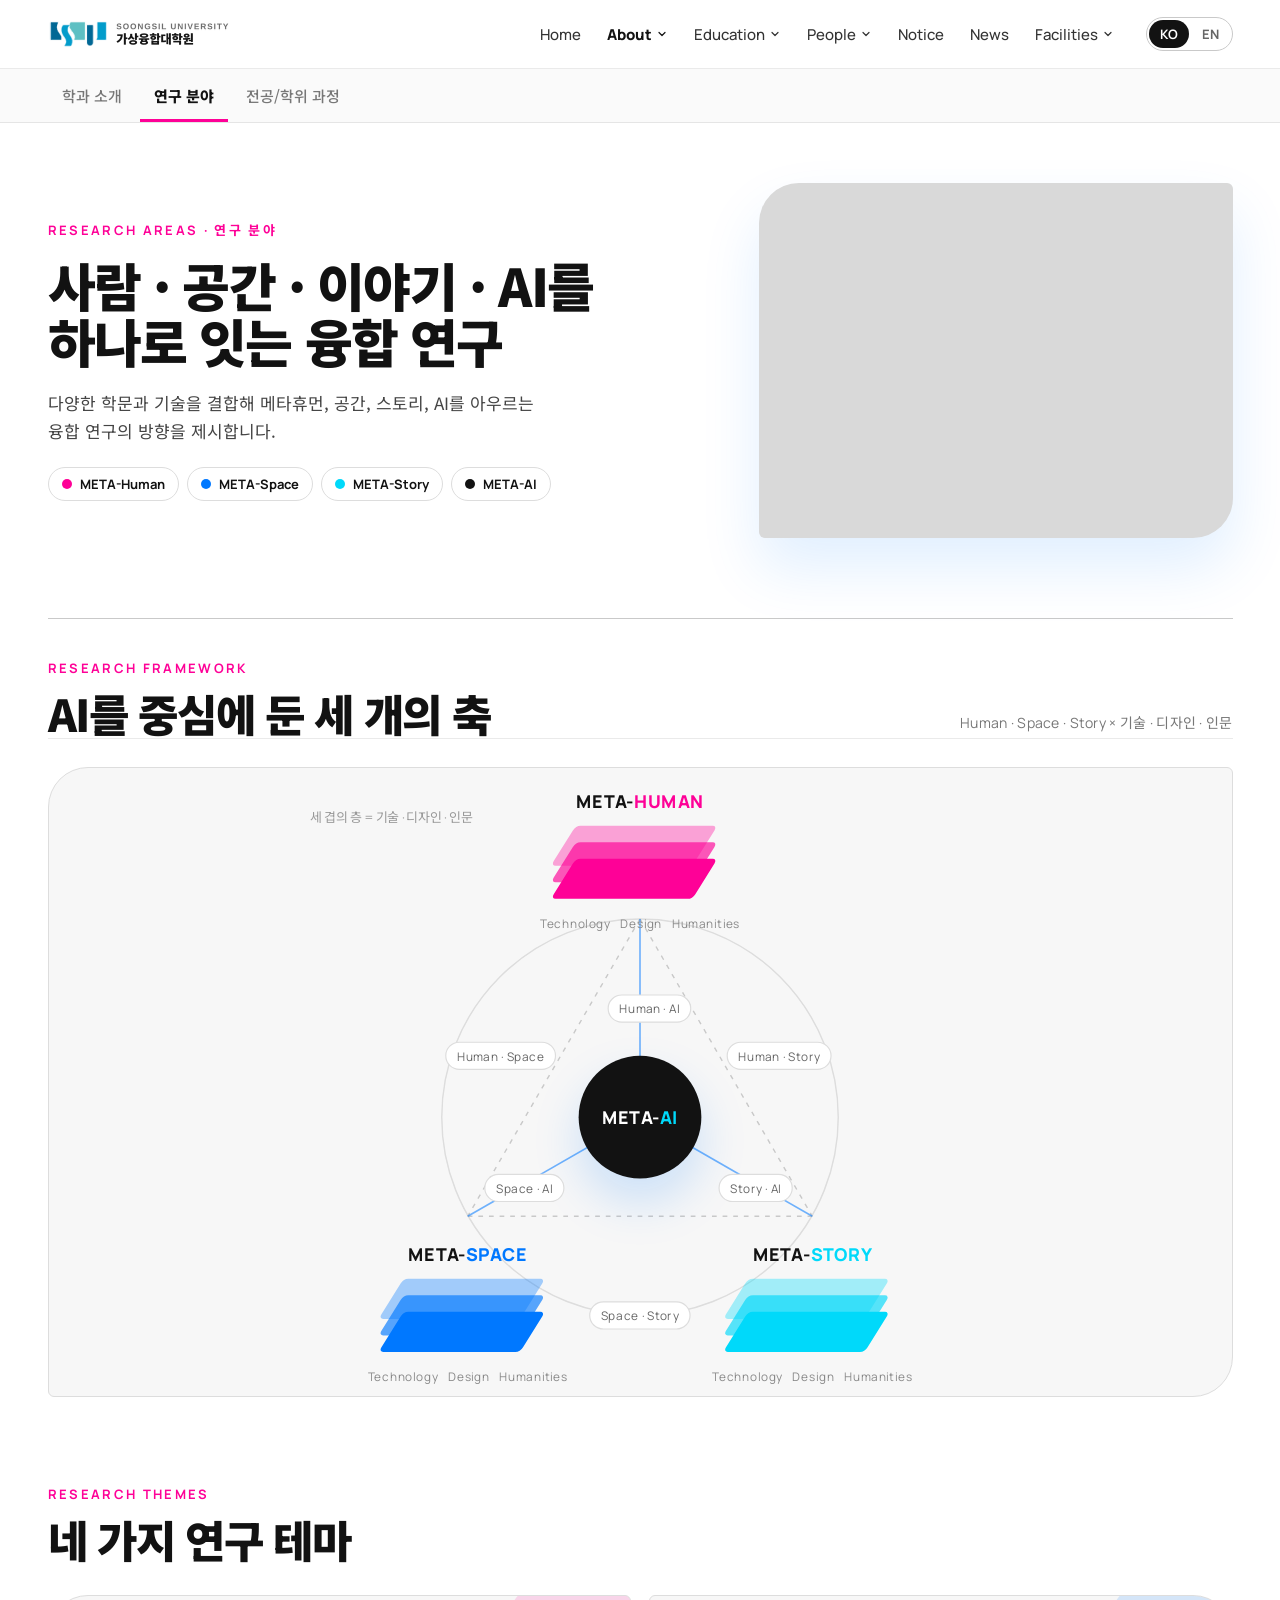
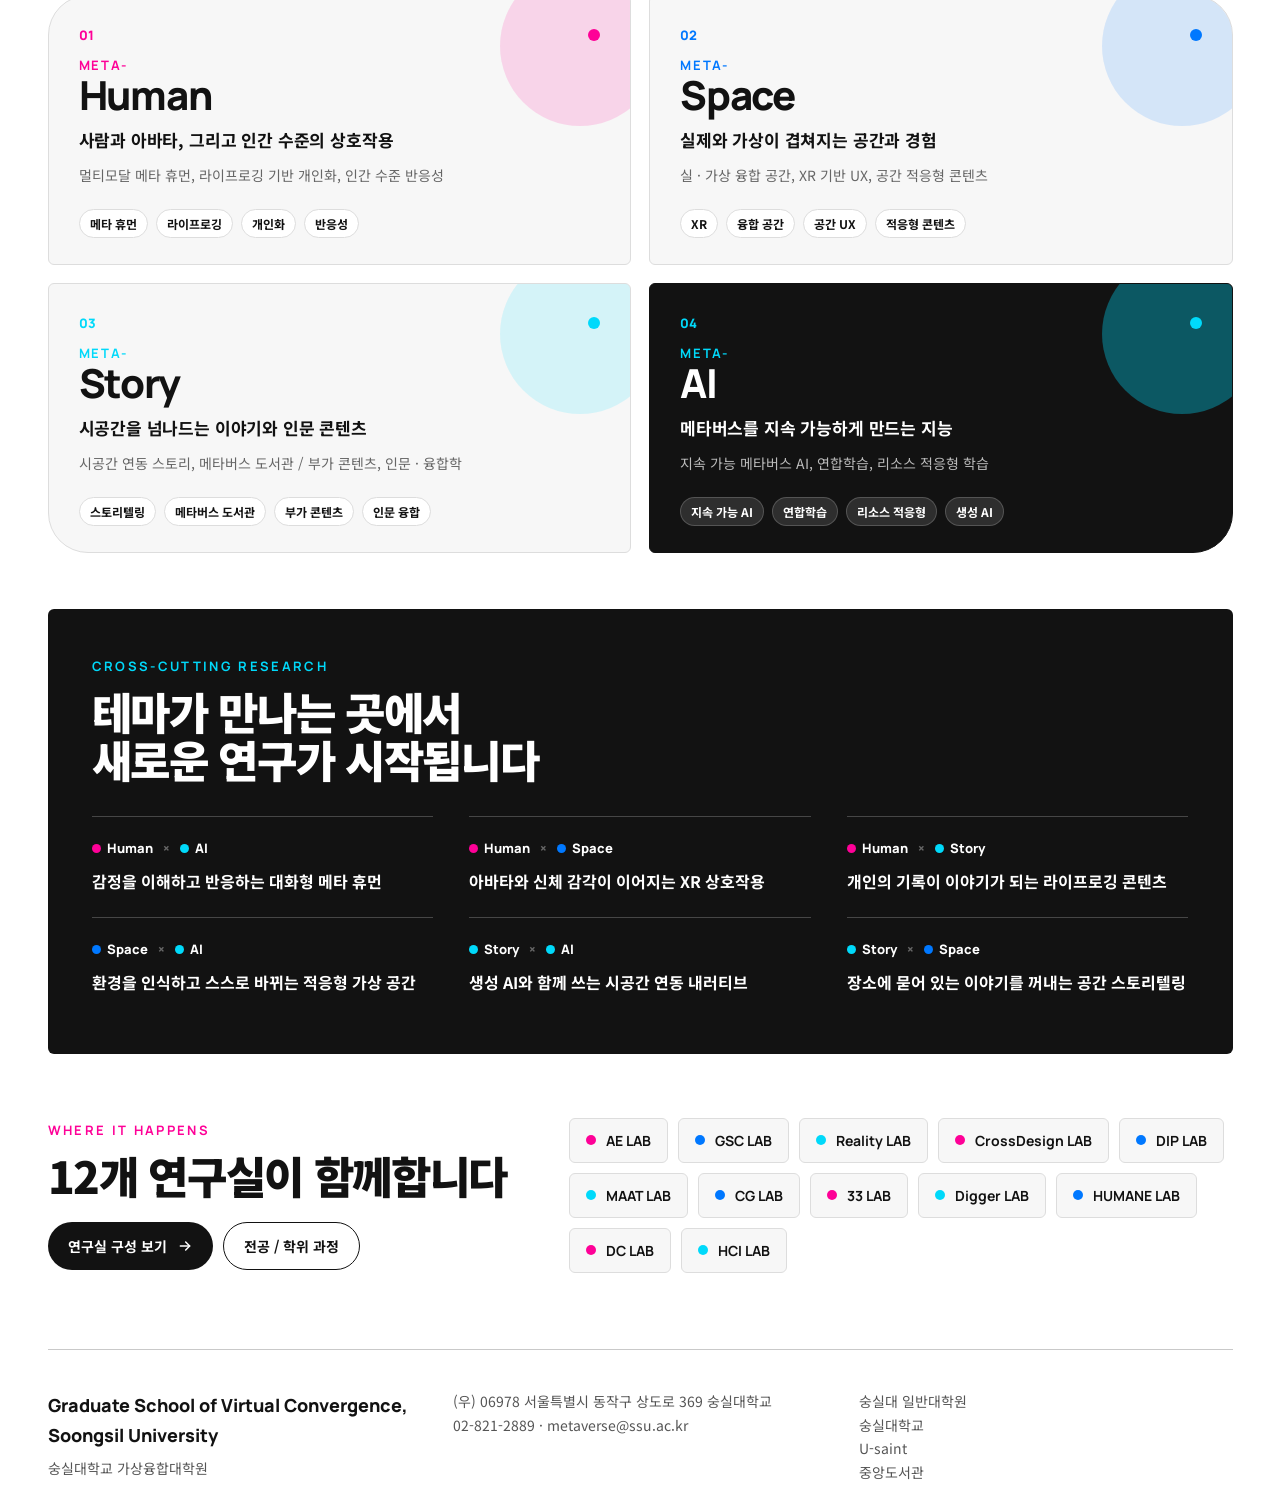
<file: research.html>
<!doctype html>
<html lang="ko">
<head>
<meta charset="utf-8">
<meta name="viewport" content="width=device-width,initial-scale=1">
<title>연구 분야 | 숭실대학교 가상융합대학원</title>
<meta name="description" content="숭실대학교 가상융합대학원 — XR·AI·콘텐츠를 잇는 융합 대학원">
<link rel="icon" href="assets/favicon.ico">
<link rel="apple-touch-icon" href="assets/favicon.png">
<link rel="preconnect" href="https://fonts.googleapis.com"><link rel="preconnect" href="https://fonts.gstatic.com" crossorigin>
<link rel="stylesheet" href="https://fonts.googleapis.com/css2?family=Manrope:wght@500;700;800&family=Noto+Sans+KR:wght@400;500;700;900&display=swap">
<link rel="stylesheet" href="assets/site.css">
<style>.s-r1 .hero{display:grid;grid-template-columns:7fr 5fr;gap:48px;align-items:center;padding:32px 0 24px}.s-r1 .kicker{font-size:13px;letter-spacing:.18em;color:#FE0197;font-weight:700}.s-r1 h1{font-size:clamp(34px,4.3vw,52px);letter-spacing:-.035em;font-weight:900;line-height:1.08;margin:18px 0 20px}html[lang=en] .s-r1 h1{font-size:clamp(30px,3.8vw,46px)}.s-r1 .lead{font-size:17px;line-height:1.65;color:#444;max-width:520px}.s-r1 .chips{display:flex;gap:8px;flex-wrap:wrap;margin-top:22px}.s-r1 .chip{display:inline-flex;align-items:center;gap:8px;padding:7px 13px;border-radius:999px;border:1px solid #DDD;font-size:13px;font-weight:700}.s-r1 .chip i{width:10px;height:10px;border-radius:50%}.s-r1 .ph{aspect-ratio:4/3;border-radius:40px 6px 40px 6px;background:#D9D9D9 url("https://images.unsplash.com/photo-1592478411213-6153e4ebc07d?w=1200&h=900&fit=crop&q=80") center/cover no-repeat;box-shadow:0 30px 60px rgba(0,120,255,.12)}@media(max-width:760px){.s-r1 .hero{grid-template-columns:1fr;gap:24px}}.s-r2 h2{font-size:clamp(28px,3.5vw,44px);letter-spacing:-.03em;font-weight:900;margin-top:12px}.s-r2 .sec{padding:40px 0 8px;border-top:1px solid #C9C9C9;display:flex;flex-direction:column;gap:28px}.s-r2 .hd{display:flex;justify-content:space-between;align-items:flex-end;gap:24px;flex-wrap:wrap}.s-r2 .sub{font-size:14px;color:#777;letter-spacing:.02em;padding-bottom:6px}.s-r2 .pts{margin-top:18px;display:flex;flex-direction:column;gap:8px}.s-r2 .pt{display:flex;gap:12px;font-size:14px;line-height:1.6;color:#444}.s-r2 .pt b{min-width:88px;color:#121212}.s-r2 .card{background:#F7F7F7;border:1px solid #DDD;border-radius:40px 6px 40px 6px;padding:40px 24px 28px;display:flex;justify-content:center;overflow:hidden}.s-r2 .dg{position:relative;width:560px;height:470px;flex-shrink:0;transform:scale(1.18);transform-origin:top center;margin-bottom:90px}.s-r2 .dg .bg{position:absolute;inset:0;width:100%;height:100%}.s-r2 .core{position:absolute;left:228px;top:210px;width:104px;height:104px;border-radius:50%;background:#121212;display:flex;align-items:center;justify-content:center;box-shadow:0 20px 40px rgba(0,120,255,.18)}.s-r2 .core b{font-size:15px;letter-spacing:.04em;color:#fff;font-weight:800}.s-r2 .node{position:absolute;width:150px;display:flex;flex-direction:column;align-items:center;gap:10px}.s-r2 .node b{font-size:15px;font-weight:800;letter-spacing:.04em}.s-r2 .st{position:relative;width:140px;height:66px;margin-left:10px}.s-r2 .st i{position:absolute;left:0;width:120px;height:34px;transform:skewX(-32deg);border-radius:4px}.s-r2 .lay{display:flex;gap:8px}.s-r2 .lay span{font-size:10px;color:#888;letter-spacing:.06em}.s-r2 .pl{position:absolute;transform:translate(-50%,-50%);font-size:10px;letter-spacing:.04em;padding:4px 9px;border-radius:999px;background:#fff;border:1px solid #DDD;color:#666;white-space:nowrap}.s-r2 .note{position:absolute;left:0;top:0;max-width:170px;font-size:11px;line-height:1.5;color:#999}@media(max-width:1000px){.s-r2 .dg{transform:scale(1);margin-bottom:0}}@media(max-width:640px){.s-r2 .dg{transform:scale(.62);height:300px}}.s-r3 h2{font-size:clamp(28px,3.5vw,44px);letter-spacing:-.03em;font-weight:900;margin-top:12px}.s-r3 .head{padding-top:24px}.s-r3 .grid{display:grid;grid-template-columns:repeat(2,minmax(0,1fr));gap:18px;margin-top:32px}.s-r3 .c{position:relative;overflow:hidden;background:#F7F7F7;border:1px solid #DDD;border-radius:6px;padding:30px 30px 26px;min-height:270px;display:flex;flex-direction:column;gap:12px}.s-r3 .c:nth-child(1){border-radius:40px 6px 6px 6px}.s-r3 .c:nth-child(2){border-radius:6px 40px 6px 6px}.s-r3 .c:nth-child(3){border-radius:6px 6px 6px 40px}.s-r3 .c:nth-child(4){border-radius:6px 6px 40px 6px;background:#121212;border-color:#121212;color:#fff}.s-r3 .c .orb{position:absolute;right:-30px;top:-30px;width:160px;height:160px;border-radius:50%;opacity:.14}.s-r3 .c:nth-child(4) .orb{opacity:.35}.s-r3 .top{display:flex;justify-content:space-between;align-items:center}.s-r3 .top .n{font-size:13px;font-weight:800}.s-r3 .top .dot{width:12px;height:12px;border-radius:50%}.s-r3 .pre{font-size:13px;letter-spacing:.14em;font-weight:700}.s-r3 .w{font-size:clamp(30px,3.2vw,40px);font-weight:800;letter-spacing:-.03em;line-height:1.05}.s-r3 .tag{font-size:17px;font-weight:700;line-height:1.4;letter-spacing:-.01em}.s-r3 .d{font-size:14px;line-height:1.65;color:#666}.s-r3 .c:nth-child(4) .d{color:#BBB}.s-r3 .kws{display:flex;flex-wrap:wrap;gap:8px;margin-top:auto;padding-top:8px}.s-r3 .kw{font-size:12px;font-weight:700;padding:5px 10px;border-radius:999px;background:#fff;border:1px solid #DDD}.s-r3 .c:nth-child(4) .kw{background:rgba(255,255,255,.12);border-color:rgba(255,255,255,.18)}html[lang=en] .s-r3 .tag{font-size:16px}html[lang=en] .s-r3 .d{font-size:13px}@media(max-width:1000px){.s-r3 .c{min-height:240px;padding:24px 22px 20px}}@media(max-width:760px){.s-r3 .head,.s-r3 .grid{grid-template-columns:1fr}}.s-r4 h2{font-size:clamp(28px,3.5vw,44px);letter-spacing:-.03em;font-weight:900;margin-top:12px}.s-r4 .dark{background:#121212;color:#fff;border-radius:6px;padding:48px 44px 36px;display:flex;flex-direction:column;gap:32px}.s-r4 .dh .eyebrow{color:#00D9FA}.s-r4 .xg{display:grid;grid-template-columns:repeat(3,minmax(0,1fr));gap:0 36px}.s-r4 .x{display:flex;flex-direction:column;gap:12px;padding:22px 0 24px;border-top:1px solid rgba(255,255,255,.22)}.s-r4 .ax{display:flex;align-items:center;gap:10px;font-size:13px;font-weight:800}.s-r4 .ax i{display:inline-block;width:9px;height:9px;border-radius:50%;margin-right:6px}.s-r4 .ax em{font-style:normal;color:#666}.s-r4 .x .d{font-size:16px;font-weight:700;line-height:1.5}.s-r4 .labs{padding:64px 0 8px;display:grid;grid-template-columns:5fr 7fr;gap:48px;align-items:center}.s-r4 .labs p{font-size:15px;line-height:1.7;color:#555;max-width:420px;margin-top:14px}.s-r4 .btns{display:flex;gap:10px;margin-top:22px;flex-wrap:wrap}.s-r4 .btn{display:inline-flex;align-items:center;gap:10px;font-size:14px;font-weight:700;padding:13px 20px;border-radius:999px;background:#121212;color:#fff}.s-r4 .btn.o{background:transparent;border:1.5px solid #121212;color:#121212}.s-r4 .chips{display:flex;flex-wrap:wrap;gap:10px}.s-r4 .lab{display:inline-flex;align-items:center;gap:10px;padding:12px 16px;border-radius:6px;background:#F7F7F7;border:1px solid #DDD;font-size:14px;font-weight:700}.s-r4 .lab i{width:10px;height:10px;border-radius:50%}@media(max-width:1000px){.s-r4 .dark{padding:36px 30px 28px}.s-r4 .xg{grid-template-columns:repeat(2,1fr)}.s-r4 .labs{padding-top:48px}}@media(max-width:760px){.s-r4 .labs,.s-r4 .xg{grid-template-columns:1fr}}.s-foot .ft{border-top:1px solid #C9C9C9;padding:40px 0 24px;display:grid;grid-template-columns:repeat(3,minmax(0,1fr));gap:32px;font-size:14px;color:#555;line-height:1.7}.s-foot .brand{font-size:18px;font-weight:800;color:#121212;display:block;margin-bottom:6px}.s-foot .links{display:flex;flex-direction:column}.s-foot .links a:hover{color:#0078FF}@media(max-width:760px){.s-foot .ft{grid-template-columns:1fr;gap:20px}}</style>
</head>
<body>
<a class="skip" href="#main" style="position:absolute;left:-9999px">본문 바로가기</a>
<header class="hd"><div class="container">
<a class="logo" href="index.html" aria-label="숭실대학교 가상융합대학원 홈"><img src="assets/logo.png" alt="Soongsil University 가상융합대학원" width="186" height="30"></a>
<ul class="nav" id="nav"><li><a href="index.html"><span data-ko="Home" data-en="Home">Home</span></a></li><li class="on"><a href="about.html" aria-haspopup="true"><span data-ko="About" data-en="About">About</span><svg class="caret" viewBox="0 0 24 24" fill="none" stroke="currentColor" stroke-width="2.4" stroke-linecap="round" stroke-linejoin="round"><path d="M6 9l6 6 6-6"/></svg></a><div class="dd"><a href="about.html"><span data-ko="학과 소개" data-en="About">학과 소개</span></a><a href="research.html" class="on"><span data-ko="연구 분야" data-en="Research Areas">연구 분야</span></a><a href="majors.html"><span data-ko="전공/학위 과정" data-en="Majors &amp; Degrees">전공/학위 과정</span></a></div></li><li><a href="curriculum.html" aria-haspopup="true"><span data-ko="Education" data-en="Education">Education</span><svg class="caret" viewBox="0 0 24 24" fill="none" stroke="currentColor" stroke-width="2.4" stroke-linecap="round" stroke-linejoin="round"><path d="M6 9l6 6 6-6"/></svg></a><div class="dd"><a href="curriculum.html"><span data-ko="커리큘럼" data-en="Curriculum">커리큘럼</span></a><a href="education.html"><span data-ko="입학 안내" data-en="Admissions">입학 안내</span></a></div></li><li><a href="people.html" aria-haspopup="true"><span data-ko="People" data-en="People">People</span><svg class="caret" viewBox="0 0 24 24" fill="none" stroke="currentColor" stroke-width="2.4" stroke-linecap="round" stroke-linejoin="round"><path d="M6 9l6 6 6-6"/></svg></a><div class="dd"><a href="people.html"><span data-ko="교수진" data-en="Faculty">교수진</span></a></div></li><li><a href="notice.html"><span data-ko="Notice" data-en="Notice">Notice</span></a></li><li><a href="news.html"><span data-ko="News" data-en="News">News</span></a></li><li><a href="facilities.html" aria-haspopup="true"><span data-ko="Facilities" data-en="Facilities">Facilities</span><svg class="caret" viewBox="0 0 24 24" fill="none" stroke="currentColor" stroke-width="2.4" stroke-linecap="round" stroke-linejoin="round"><path d="M6 9l6 6 6-6"/></svg></a><div class="dd"><a href="facilities.html"><span data-ko="시설 · 공간" data-en="Facilities">시설 · 공간</span></a><a href="equipment.html"><span data-ko="장비" data-en="Equipment">장비</span></a></div></li></ul>
<div class="tg en" role="group" aria-label="Language"><button data-lang="ko" onclick="ssuSetLang('ko')">KO</button><button data-lang="en" onclick="ssuSetLang('en')">EN</button></div>
<button class="burger" aria-label="메뉴" aria-controls="nav" aria-expanded="false"><span></span></button>
</div></header>
<nav class="subnav" aria-label="서브 메뉴"><div class="container"><a href="about.html"><span data-ko="학과 소개" data-en="About">학과 소개</span></a><a href="research.html" class="on" aria-current="page"><span data-ko="연구 분야" data-en="Research Areas">연구 분야</span></a><a href="majors.html"><span data-ko="전공/학위 과정" data-en="Majors &amp; Degrees">전공/학위 과정</span></a></div></nav>
<main id="main">
<section class="blk s-r1"><div class="container"><div class="hero"><div><div class="kicker en"><span data-ko="RESEARCH AREAS · 연구 분야" data-en="RESEARCH AREAS">RESEARCH AREAS · 연구 분야</span></div>
<h1 data-ko="사람 · 공간 · 이야기 · AI를&lt;br&gt;하나로 잇는 융합 연구" data-en="Convergence research across&lt;br&gt;people, space, story and AI">사람 · 공간 · 이야기 · AI를<br>하나로 잇는 융합 연구</h1>
<p class="lead" data-ko="다양한 학문과 기술을 결합해 메타휴먼, 공간, 스토리, AI를 아우르는 융합 연구의 방향을 제시합니다." data-en="We combine disciplines and technologies to chart a research agenda that spans meta-humans, space, story and AI.">다양한 학문과 기술을 결합해 메타휴먼, 공간, 스토리, AI를 아우르는 융합 연구의 방향을 제시합니다.</p>
<div class="chips"><span class="chip en"><i style="background:#FE0197"></i>META-Human</span><span class="chip en"><i style="background:#0078FF"></i>META-Space</span><span class="chip en"><i style="background:#00D9FA"></i>META-Story</span><span class="chip en"><i style="background:#121212"></i>META-AI</span></div></div><div class="ph" role="img" aria-label="VR research"></div></div></div></section><section class="blk s-r2"><div class="container"><div class="sec"><div class="hd"><div><div class="eyebrow en">RESEARCH FRAMEWORK</div><h2 data-ko="AI를 중심에 둔 세 개의 축" data-en="Three axes around AI">AI를 중심에 둔 세 개의 축</h2></div><span class="sub en" data-ko="Human · Space · Story × 기술 · 디자인 · 인문" data-en="Human · Space · Story × technology · design · humanities">Human · Space · Story × 기술 · 디자인 · 인문</span></div><div class="card"><div class="dg"><svg viewBox="0 0 560 470" class="bg"><circle cx="280" cy="262" r="168" fill="none" stroke="#DDD" stroke-width="1.2"/><line x1="280" y1="94" x2="134" y2="346" stroke="#C9C9C9" stroke-width="1.2" stroke-dasharray="4 5"/><line x1="280" y1="94" x2="426" y2="346" stroke="#C9C9C9" stroke-width="1.2" stroke-dasharray="4 5"/><line x1="134" y1="346" x2="426" y2="346" stroke="#C9C9C9" stroke-width="1.2" stroke-dasharray="4 5"/><line x1="280" y1="94" x2="280" y2="262" stroke="#0078FF" stroke-width="1.4" opacity=".55"/><line x1="134" y1="346" x2="280" y2="262" stroke="#0078FF" stroke-width="1.4" opacity=".55"/><line x1="426" y1="346" x2="280" y2="262" stroke="#0078FF" stroke-width="1.4" opacity=".55"/></svg><div class="core"><b class="en">META-<span style="color:#00D9FA">AI</span></b></div><div class="node" style="left:205px;top:-16px"><b class="en">META-<span style="color:#FE0197">HUMAN</span></b><div class="st"><i style="top:0px;background:#FE0197;opacity:0.35"></i><i style="top:14px;background:#FE0197;opacity:0.65"></i><i style="top:28px;background:#FE0197;opacity:1"></i></div><div class="lay en"><span>Technology</span><span>Design</span><span>Humanities</span></div></div><div class="node" style="left:59px;top:368px"><b class="en">META-<span style="color:#0078FF">SPACE</span></b><div class="st"><i style="top:0px;background:#0078FF;opacity:0.35"></i><i style="top:14px;background:#0078FF;opacity:0.65"></i><i style="top:28px;background:#0078FF;opacity:1"></i></div><div class="lay en"><span>Technology</span><span>Design</span><span>Humanities</span></div></div><div class="node" style="left:351px;top:368px"><b class="en">META-<span style="color:#00D9FA">STORY</span></b><div class="st"><i style="top:0px;background:#00D9FA;opacity:0.35"></i><i style="top:14px;background:#00D9FA;opacity:0.65"></i><i style="top:28px;background:#00D9FA;opacity:1"></i></div><div class="lay en"><span>Technology</span><span>Design</span><span>Humanities</span></div></div><span class="pl en" style="left:288px;top:170px">Human · AI</span><span class="pl en" style="left:182px;top:322px">Space · AI</span><span class="pl en" style="left:378px;top:322px">Story · AI</span><span class="pl en" style="left:162px;top:210px">Human · Space</span><span class="pl en" style="left:398px;top:210px">Human · Story</span><span class="pl en" style="left:280px;top:430px">Space · Story</span><span class="note en" data-ko="세 겹의 층 = 기술 · 디자인 · 인문" data-en="Three layers = technology · design · humanities">세 겹의 층 = 기술 · 디자인 · 인문</span></div></div></div></div></section><section class="blk s-r3"><div class="container"><div class="head"><div><div class="eyebrow en">RESEARCH THEMES</div><h2 data-ko="네 가지 연구 테마" data-en="Four research themes">네 가지 연구 테마</h2></div></div><div class="grid"><div class="c"><i class="orb" style="background:#FE0197"></i><div class="top"><span class="n en" style="color:#FE0197">01</span><span class="dot" style="background:#FE0197"></span></div><div><div class="pre en" style="color:#FE0197">META-</div><div class="w en">Human</div></div><div class="tag" data-ko="사람과 아바타, 그리고 인간 수준의 상호작용" data-en="People, avatars and human-level interaction">사람과 아바타, 그리고 인간 수준의 상호작용</div><div class="d" data-ko="멀티모달 메타 휴먼, 라이프로깅 기반 개인화, 인간 수준 반응성" data-en="Multimodal meta-humans, lifelogging-based personalization, human-level responsiveness">멀티모달 메타 휴먼, 라이프로깅 기반 개인화, 인간 수준 반응성</div><div class="kws"><span class="kw"><span data-ko="메타 휴먼" data-en="Meta-human">메타 휴먼</span></span><span class="kw"><span data-ko="라이프로깅" data-en="Lifelogging">라이프로깅</span></span><span class="kw"><span data-ko="개인화" data-en="Personalization">개인화</span></span><span class="kw"><span data-ko="반응성" data-en="Responsiveness">반응성</span></span></div></div><div class="c"><i class="orb" style="background:#0078FF"></i><div class="top"><span class="n en" style="color:#0078FF">02</span><span class="dot" style="background:#0078FF"></span></div><div><div class="pre en" style="color:#0078FF">META-</div><div class="w en">Space</div></div><div class="tag" data-ko="실제와 가상이 겹쳐지는 공간과 경험" data-en="Where real and virtual spaces overlap">실제와 가상이 겹쳐지는 공간과 경험</div><div class="d" data-ko="실 · 가상 융합 공간, XR 기반 UX, 공간 적응형 콘텐츠" data-en="Real-virtual convergence spaces, XR-based UX, space-adaptive content">실 · 가상 융합 공간, XR 기반 UX, 공간 적응형 콘텐츠</div><div class="kws"><span class="kw"><span data-ko="XR" data-en="XR">XR</span></span><span class="kw"><span data-ko="융합 공간" data-en="Hybrid space">융합 공간</span></span><span class="kw"><span data-ko="공간 UX" data-en="Spatial UX">공간 UX</span></span><span class="kw"><span data-ko="적응형 콘텐츠" data-en="Adaptive content">적응형 콘텐츠</span></span></div></div><div class="c"><i class="orb" style="background:#00D9FA"></i><div class="top"><span class="n en" style="color:#00D9FA">03</span><span class="dot" style="background:#00D9FA"></span></div><div><div class="pre en" style="color:#00D9FA">META-</div><div class="w en">Story</div></div><div class="tag" data-ko="시공간을 넘나드는 이야기와 인문 콘텐츠" data-en="Narratives and humanities content across time and space">시공간을 넘나드는 이야기와 인문 콘텐츠</div><div class="d" data-ko="시공간 연동 스토리, 메타버스 도서관 / 부가 콘텐츠, 인문 · 융합학" data-en="Spatio-temporal storytelling, metaverse libraries and companion content, humanities and convergence studies">시공간 연동 스토리, 메타버스 도서관 / 부가 콘텐츠, 인문 · 융합학</div><div class="kws"><span class="kw"><span data-ko="스토리텔링" data-en="Storytelling">스토리텔링</span></span><span class="kw"><span data-ko="메타버스 도서관" data-en="Metaverse library">메타버스 도서관</span></span><span class="kw"><span data-ko="부가 콘텐츠" data-en="Companion content">부가 콘텐츠</span></span><span class="kw"><span data-ko="인문 융합" data-en="Humanities">인문 융합</span></span></div></div><div class="c"><i class="orb" style="background:#00D9FA"></i><div class="top"><span class="n en" style="color:#00D9FA">04</span><span class="dot" style="background:#00D9FA"></span></div><div><div class="pre en" style="color:#00D9FA">META-</div><div class="w en">AI</div></div><div class="tag" data-ko="메타버스를 지속 가능하게 만드는 지능" data-en="The intelligence that keeps the metaverse sustainable">메타버스를 지속 가능하게 만드는 지능</div><div class="d" data-ko="지속 가능 메타버스 AI, 연합학습, 리소스 적응형 학습" data-en="Sustainable metaverse AI, federated learning, resource-adaptive learning">지속 가능 메타버스 AI, 연합학습, 리소스 적응형 학습</div><div class="kws"><span class="kw"><span data-ko="지속 가능 AI" data-en="Sustainable AI">지속 가능 AI</span></span><span class="kw"><span data-ko="연합학습" data-en="Federated learning">연합학습</span></span><span class="kw"><span data-ko="리소스 적응형" data-en="Resource-adaptive">리소스 적응형</span></span><span class="kw"><span data-ko="생성 AI" data-en="Generative AI">생성 AI</span></span></div></div></div></div></section><section class="blk s-r4"><div class="container"><div class="dark"><div class="dh"><div><div class="eyebrow en">CROSS-CUTTING RESEARCH</div><h2 data-ko="테마가 만나는 곳에서&lt;br&gt;새로운 연구가 시작됩니다" data-en="New research begins&lt;br&gt;where the themes meet">테마가 만나는 곳에서<br>새로운 연구가 시작됩니다</h2></div></div><div class="xg"><div class="x"><div class="ax en"><span><i style="background:#FE0197"></i>Human</span><em>×</em><span><i style="background:#00D9FA"></i>AI</span></div><div class="d" data-ko="감정을 이해하고 반응하는 대화형 메타 휴먼" data-en="Conversational meta-humans that read and respond to emotion">감정을 이해하고 반응하는 대화형 메타 휴먼</div></div><div class="x"><div class="ax en"><span><i style="background:#FE0197"></i>Human</span><em>×</em><span><i style="background:#0078FF"></i>Space</span></div><div class="d" data-ko="아바타와 신체 감각이 이어지는 XR 상호작용" data-en="XR interaction that links avatars with bodily sensation">아바타와 신체 감각이 이어지는 XR 상호작용</div></div><div class="x"><div class="ax en"><span><i style="background:#FE0197"></i>Human</span><em>×</em><span><i style="background:#00D9FA"></i>Story</span></div><div class="d" data-ko="개인의 기록이 이야기가 되는 라이프로깅 콘텐츠" data-en="Lifelogging content that turns personal records into stories">개인의 기록이 이야기가 되는 라이프로깅 콘텐츠</div></div><div class="x"><div class="ax en"><span><i style="background:#0078FF"></i>Space</span><em>×</em><span><i style="background:#00D9FA"></i>AI</span></div><div class="d" data-ko="환경을 인식하고 스스로 바뀌는 적응형 가상 공간" data-en="Adaptive virtual spaces that sense their surroundings and reshape themselves">환경을 인식하고 스스로 바뀌는 적응형 가상 공간</div></div><div class="x"><div class="ax en"><span><i style="background:#00D9FA"></i>Story</span><em>×</em><span><i style="background:#00D9FA"></i>AI</span></div><div class="d" data-ko="생성 AI와 함께 쓰는 시공간 연동 내러티브" data-en="Spatio-temporal narratives co-written with generative AI">생성 AI와 함께 쓰는 시공간 연동 내러티브</div></div><div class="x"><div class="ax en"><span><i style="background:#00D9FA"></i>Story</span><em>×</em><span><i style="background:#0078FF"></i>Space</span></div><div class="d" data-ko="장소에 묻어 있는 이야기를 꺼내는 공간 스토리텔링" data-en="Spatial storytelling that surfaces the stories embedded in places">장소에 묻어 있는 이야기를 꺼내는 공간 스토리텔링</div></div></div></div><div class="labs"><div><div class="eyebrow en">WHERE IT HAPPENS</div><h2 data-ko="12개 연구실이 함께합니다" data-en="Twelve labs, one school">12개 연구실이 함께합니다</h2><div class="btns"><a class="btn" href="facilities.html"><span data-ko="연구실 구성 보기" data-en="See our labs">연구실 구성 보기</span> <svg class="arrow" viewBox="0 0 24 24" fill="none" stroke="currentColor" stroke-width="2.2" stroke-linecap="round" stroke-linejoin="round"><path d="M5 12h14"/><path d="M13 6l6 6-6 6"/></svg></a><a class="btn o" href="majors.html"><span data-ko="전공 / 학위 과정" data-en="Majors &amp; degrees">전공 / 학위 과정</span></a></div></div><div class="chips"><span class="lab"><i style="background:#FE0197"></i><span class="en">AE LAB</span></span><span class="lab"><i style="background:#0078FF"></i><span class="en">GSC LAB</span></span><span class="lab"><i style="background:#00D9FA"></i><span class="en">Reality LAB</span></span><span class="lab"><i style="background:#FE0197"></i><span class="en">CrossDesign LAB</span></span><span class="lab"><i style="background:#0078FF"></i><span class="en">DIP LAB</span></span><span class="lab"><i style="background:#00D9FA"></i><span class="en">MAAT LAB</span></span><span class="lab"><i style="background:#0078FF"></i><span class="en">CG LAB</span></span><span class="lab"><i style="background:#FE0197"></i><span class="en">33 LAB</span></span><span class="lab"><i style="background:#00D9FA"></i><span class="en">Digger LAB</span></span><span class="lab"><i style="background:#0078FF"></i><span class="en">HUMANE LAB</span></span><span class="lab"><i style="background:#FE0197"></i><span class="en">DC LAB</span></span><span class="lab"><i style="background:#00D9FA"></i><span class="en">HCI LAB</span></span></div></div></div></section>
</main>
<footer class="foot s-foot"><div class="container"><div class="ft">
<div><span class="brand en">Graduate School of Virtual Convergence, Soongsil University</span><span data-ko="숭실대학교 가상융합대학원" data-en="숭실대학교 가상융합대학원 · Seoul, Korea">숭실대학교 가상융합대학원</span></div>
<div><span data-ko="(우) 06978 서울특별시 동작구 상도로 369 숭실대학교" data-en="369 Sangdo-ro, Dongjak-gu, Seoul 06978, Korea · Soongsil University">(우) 06978 서울특별시 동작구 상도로 369 숭실대학교</span><br>02-821-2889 · metaverse@ssu.ac.kr</div>
<div class="links"><a href="https://grad.ssu.ac.kr" target="_blank" rel="noopener"><span data-ko="숭실대 일반대학원" data-en="Graduate School (General)">숭실대 일반대학원</span></a><a href="https://ssu.ac.kr" target="_blank" rel="noopener"><span data-ko="숭실대학교" data-en="Soongsil University">숭실대학교</span></a><a href="https://saint.ssu.ac.kr" target="_blank" rel="noopener">U-saint</a><a href="https://oasis.ssu.ac.kr" target="_blank" rel="noopener"><span data-ko="중앙도서관" data-en="Central Library">중앙도서관</span></a></div>
</div></div></footer>
<script src="assets/site.js"></script>
<script>
(function(){
 function slug(n){return n}
 window.ssuContent=fetch('data/content.json?_='+Math.floor(Date.now()/60000),{cache:'no-store'}).then(function(r){return r.json()}).catch(function(){return {settings:{},notice:[],news:[],faculty:{}}});
 window.ssuContent.then(function(c){
  var s=c.settings||{};
  document.querySelectorAll('[data-setting]').forEach(function(a){var v=s[a.getAttribute('data-setting')];if(v){a.href=v;a.classList.remove('disabled')}});
  var fac=c.faculty||{};
  document.querySelectorAll('[data-name]').forEach(function(el){
   var name=el.getAttribute('data-name');var ph=el.querySelector('.ph,.pic');if(!ph)return;
   var src=fac[name];if(!src)return;
   var im=new Image();im.onload=function(){ph.style.backgroundImage='url("'+src+'")';ph.style.backgroundSize='cover';ph.style.backgroundPosition='center top'};im.src=src});
 });
})();
</script>
</body>
</html>
</file>
<file: assets/site.css>
*{box-sizing:border-box;margin:0}
html{scroll-behavior:smooth}
body{font-family:"Noto Sans KR","Manrope","Apple SD Gothic Neo","Malgun Gothic",sans-serif;color:#121212;background:#fff;-webkit-font-smoothing:antialiased;word-break:keep-all;overflow-wrap:break-word}
html[lang=en] body{font-family:"Manrope","Noto Sans KR",sans-serif}
.en{font-family:"Manrope","Noto Sans KR",sans-serif}
h1,h2,h3{text-wrap:balance;line-height:1.1}p{text-wrap:pretty}
a{color:inherit;text-decoration:none}
img{max-width:100%;display:block}
.eyebrow{font-size:13px;letter-spacing:.18em;color:#FE0197;font-weight:700}
.pill{display:inline-flex;align-items:center;gap:10px;border-radius:999px;font-weight:700}
.arrow{width:16px;height:16px}
.container{max-width:1233px;margin:0 auto;padding-inline:24px}
.blk{padding-block:28px}
.blk.tight{padding-block:12px}
:focus-visible{outline:2px solid #0078FF;outline-offset:2px}

/* header */
.hd{position:sticky;top:0;z-index:50;background:rgba(255,255,255,.94);backdrop-filter:saturate(1.4) blur(10px);border-bottom:1px solid #EAEAEA}
.hd .container{display:flex;align-items:center;gap:20px;height:68px}
.logo img{height:30px;width:auto}
.nav{margin-left:auto;display:flex;align-items:center;gap:2px}
.nav>li{list-style:none;position:relative}
.nav>li>a{display:flex;align-items:center;gap:4px;padding:10px 12px;font-size:15px;font-weight:500;color:#333;border-radius:8px;font-family:"Manrope","Noto Sans KR",sans-serif}
.nav>li>a:hover,.nav>li.on>a{color:#121212}
.nav>li.on>a{font-weight:800}
.nav .caret{width:12px;height:12px;transition:transform .2s}
.nav .dd{position:absolute;top:100%;left:0;min-width:190px;background:#fff;border:1px solid #E5E5E5;border-radius:12px;box-shadow:0 18px 40px rgba(0,0,0,.08);padding:8px;display:none;flex-direction:column}
.nav>li:hover .dd,.nav>li:focus-within .dd{display:flex}
.nav .dd a{padding:10px 12px;border-radius:8px;font-size:14px;color:#444}
.nav .dd a:hover{background:#F4F4F4;color:#121212}
.nav .dd a.on{color:#FE0197;font-weight:700}
.tg{display:inline-flex;gap:2px;border:1px solid #C9C9C9;border-radius:999px;padding:2px;font-size:13px;flex:none}
.tg button{border:0;background:transparent;color:#666;font:inherit;font-weight:700;padding:5px 11px;border-radius:999px;cursor:pointer;font-family:"Manrope",sans-serif}
.tg button.on{background:#121212;color:#fff}
.burger{display:none;margin-left:auto;width:44px;height:44px;border:0;background:transparent;border-radius:10px;cursor:pointer;align-items:center;justify-content:center}
.burger span,.burger span:before,.burger span:after{display:block;width:22px;height:2px;background:#121212;border-radius:2px;position:relative;content:""}
.burger span:before{position:absolute;top:-7px}.burger span:after{position:absolute;top:7px}
@media(max-width:960px){
 .burger{display:inline-flex}
 .hd .tg{margin-left:0}
 .nav{position:fixed;inset:68px 0 auto 0;background:#fff;flex-direction:column;align-items:stretch;gap:0;padding:8px 16px 24px;border-bottom:1px solid #E5E5E5;max-height:calc(100vh - 68px);overflow:auto;display:none}
 .hd.open .nav{display:flex}
 .nav>li>a{padding:14px 8px;font-size:17px;border-bottom:1px solid #F0F0F0;border-radius:0}
 .nav .caret{display:none}
 .nav .dd{position:static;display:flex;border:0;box-shadow:none;padding:0 0 8px 12px;min-width:0}
 .nav .dd a{font-size:15px;padding:9px 8px}
}

/* sub navigation (tabs) */
.subnav{border-bottom:1px solid #E5E5E5;background:#FAFAFA}
.subnav .container{display:flex;gap:4px;overflow-x:auto;scrollbar-width:none}
.subnav .container::-webkit-scrollbar{display:none}
.subnav a{flex:none;display:block;font-size:15px;font-weight:500;color:#777;padding:16px 14px 13px;border-bottom:3px solid transparent;white-space:nowrap}
.subnav a:hover{color:#121212}
.subnav a.on{font-weight:800;color:#121212;border-bottom-color:#FE0197}

/* footer */
.foot{margin-top:40px}

/* mobile fixes */
main{overflow-x:clip}
@media(max-width:520px){
 .s-a2 .k .w{font-size:24px;overflow-wrap:anywhere}
 .s-p0 .stats,.s-p1 .stats{flex-wrap:wrap;gap:14px 18px}
 .s-p0 .stats div,.s-p1 .stats div{padding-right:18px}
 .s-p0 .stats b,.s-p1 .stats b{font-size:26px}
 .s-hero .kicker{font-size:12px;letter-spacing:.12em}
}
/* faculty photos */
[data-name] .ph[style*="background-image"] span,[data-name] .pic[style*="background-image"] span{display:none}
</file>
